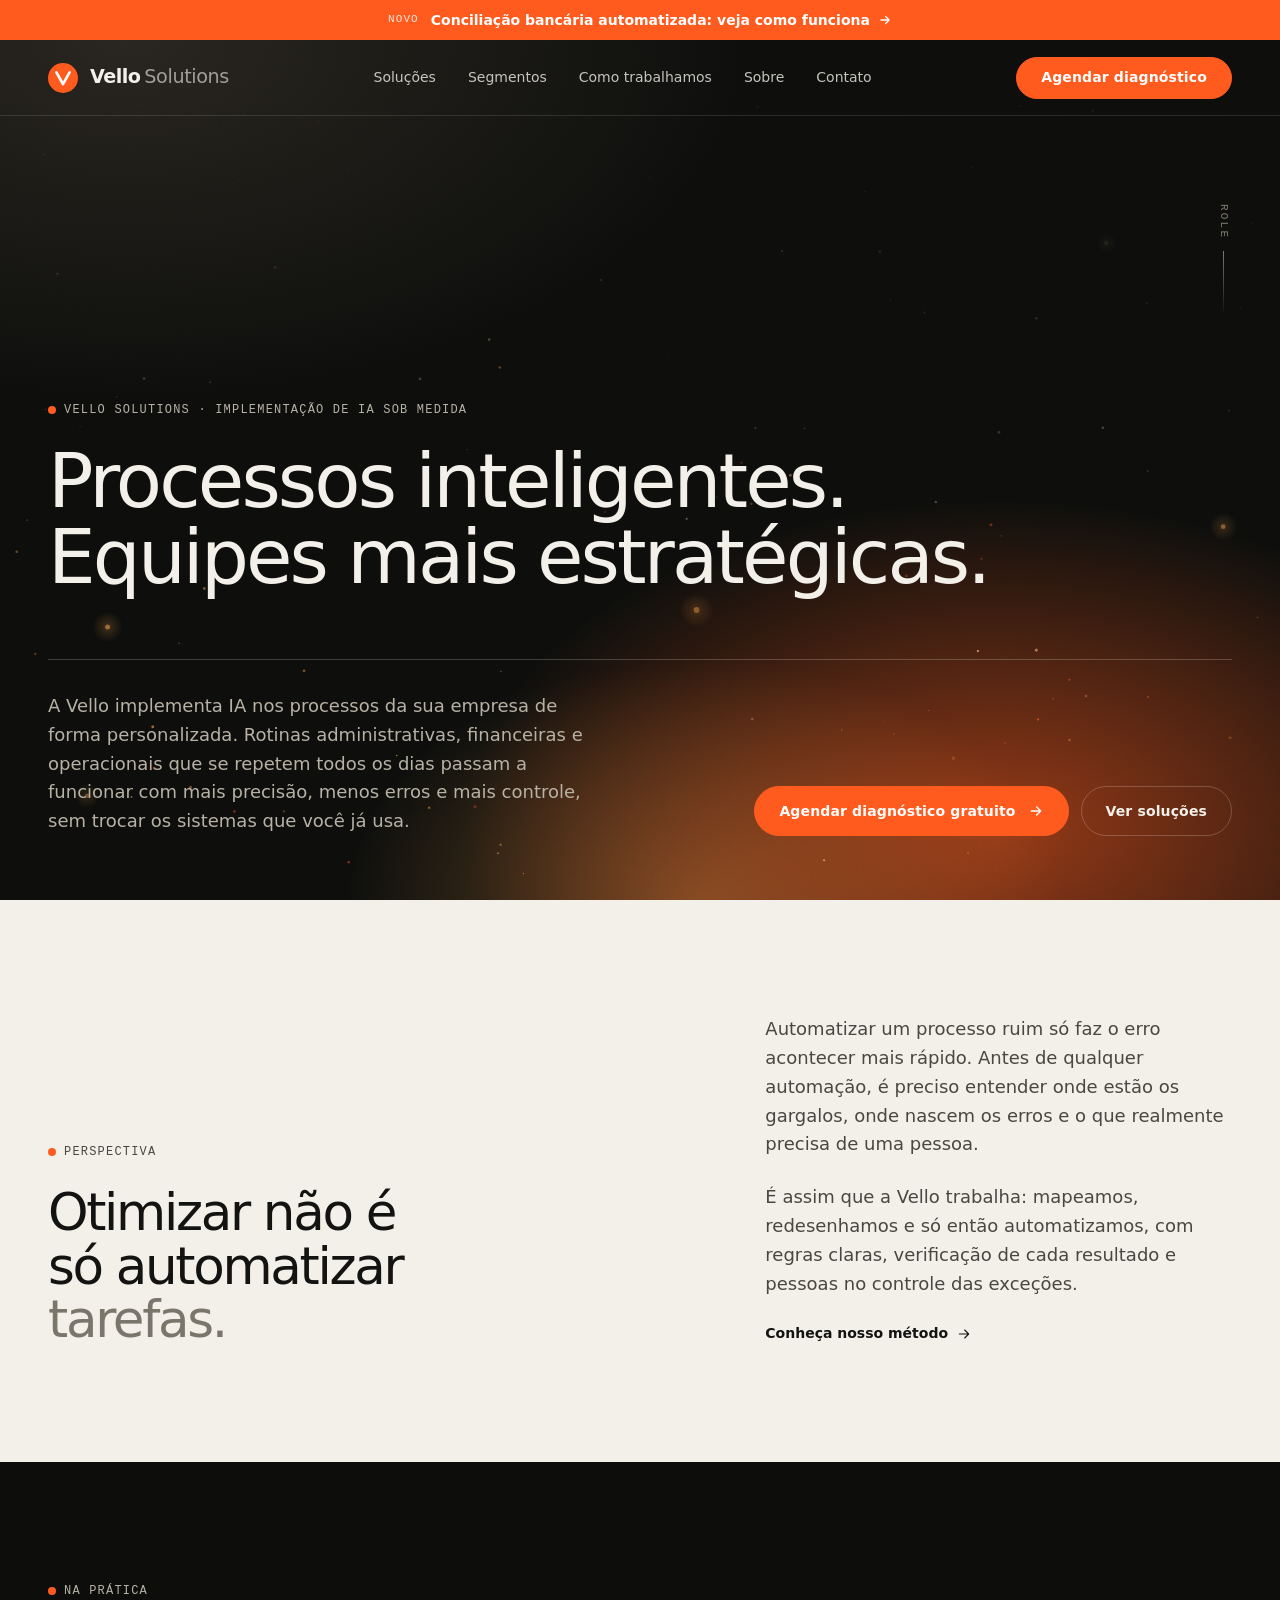
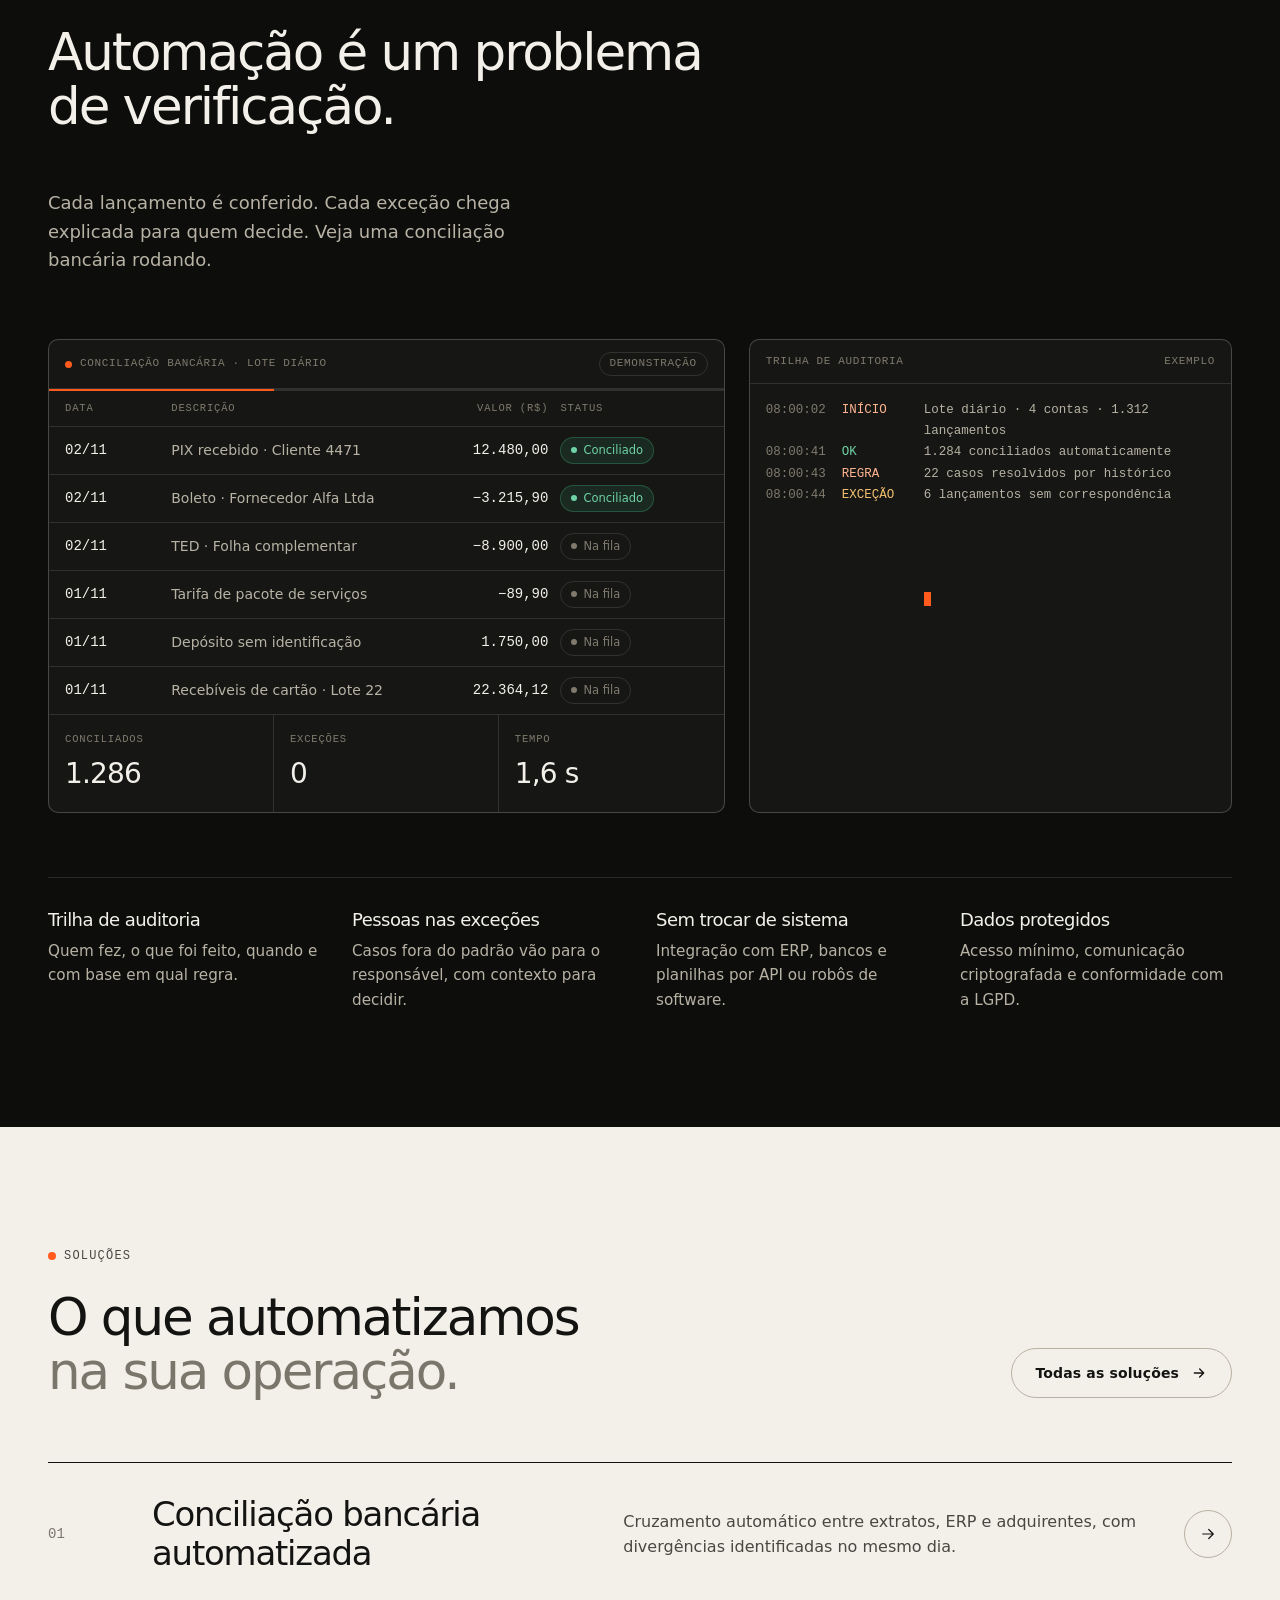
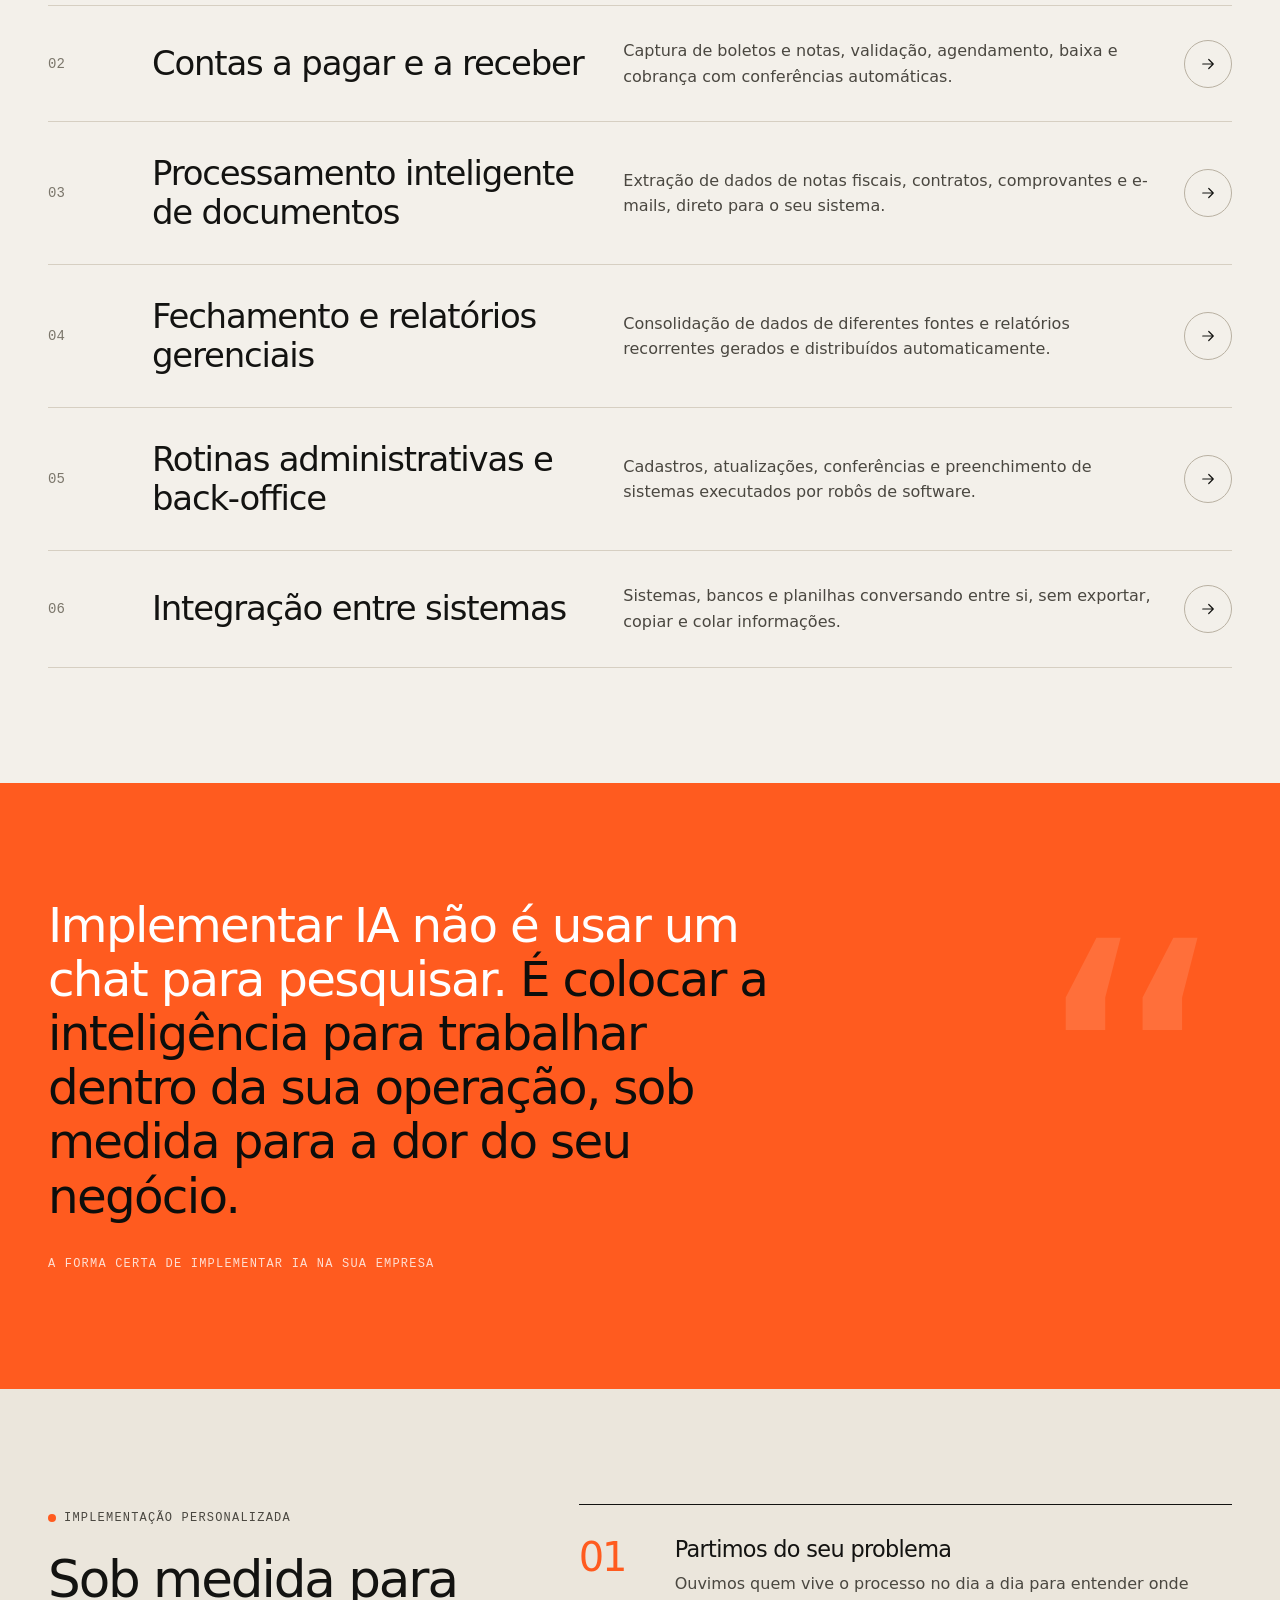
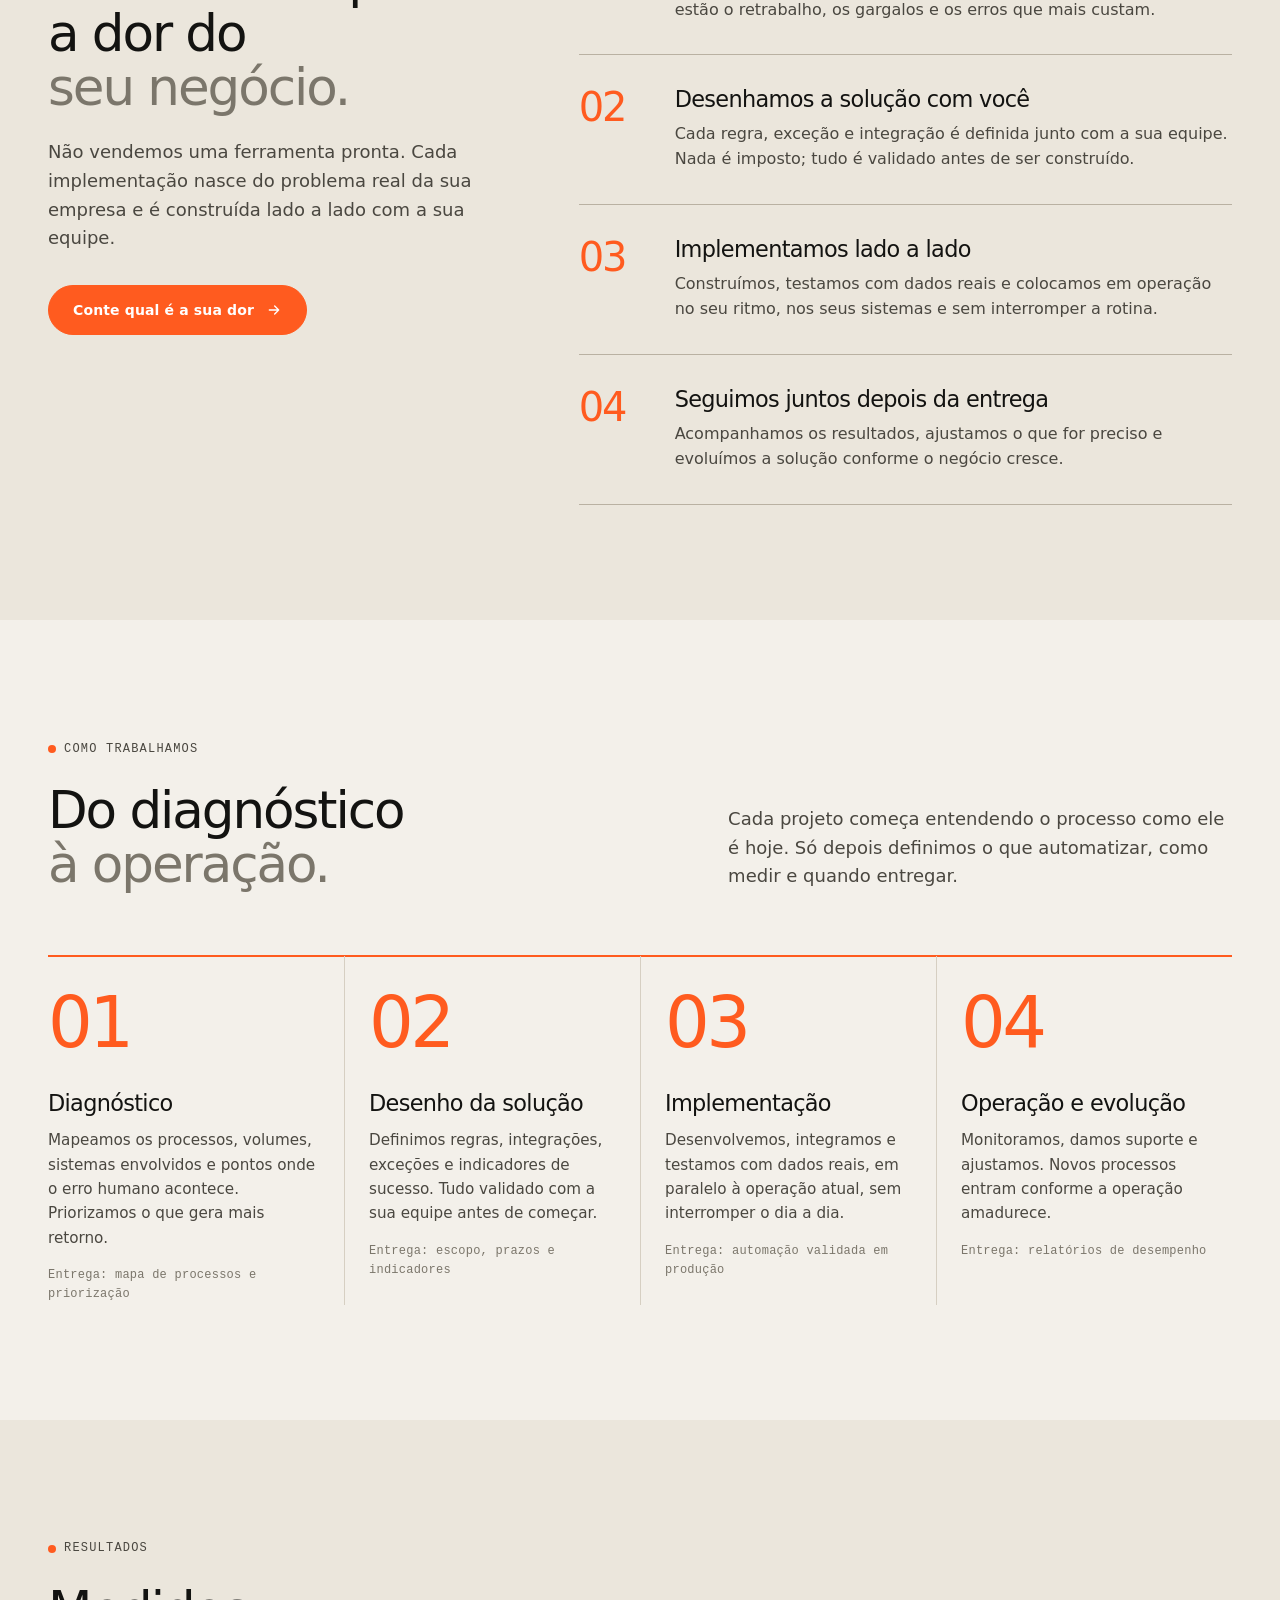
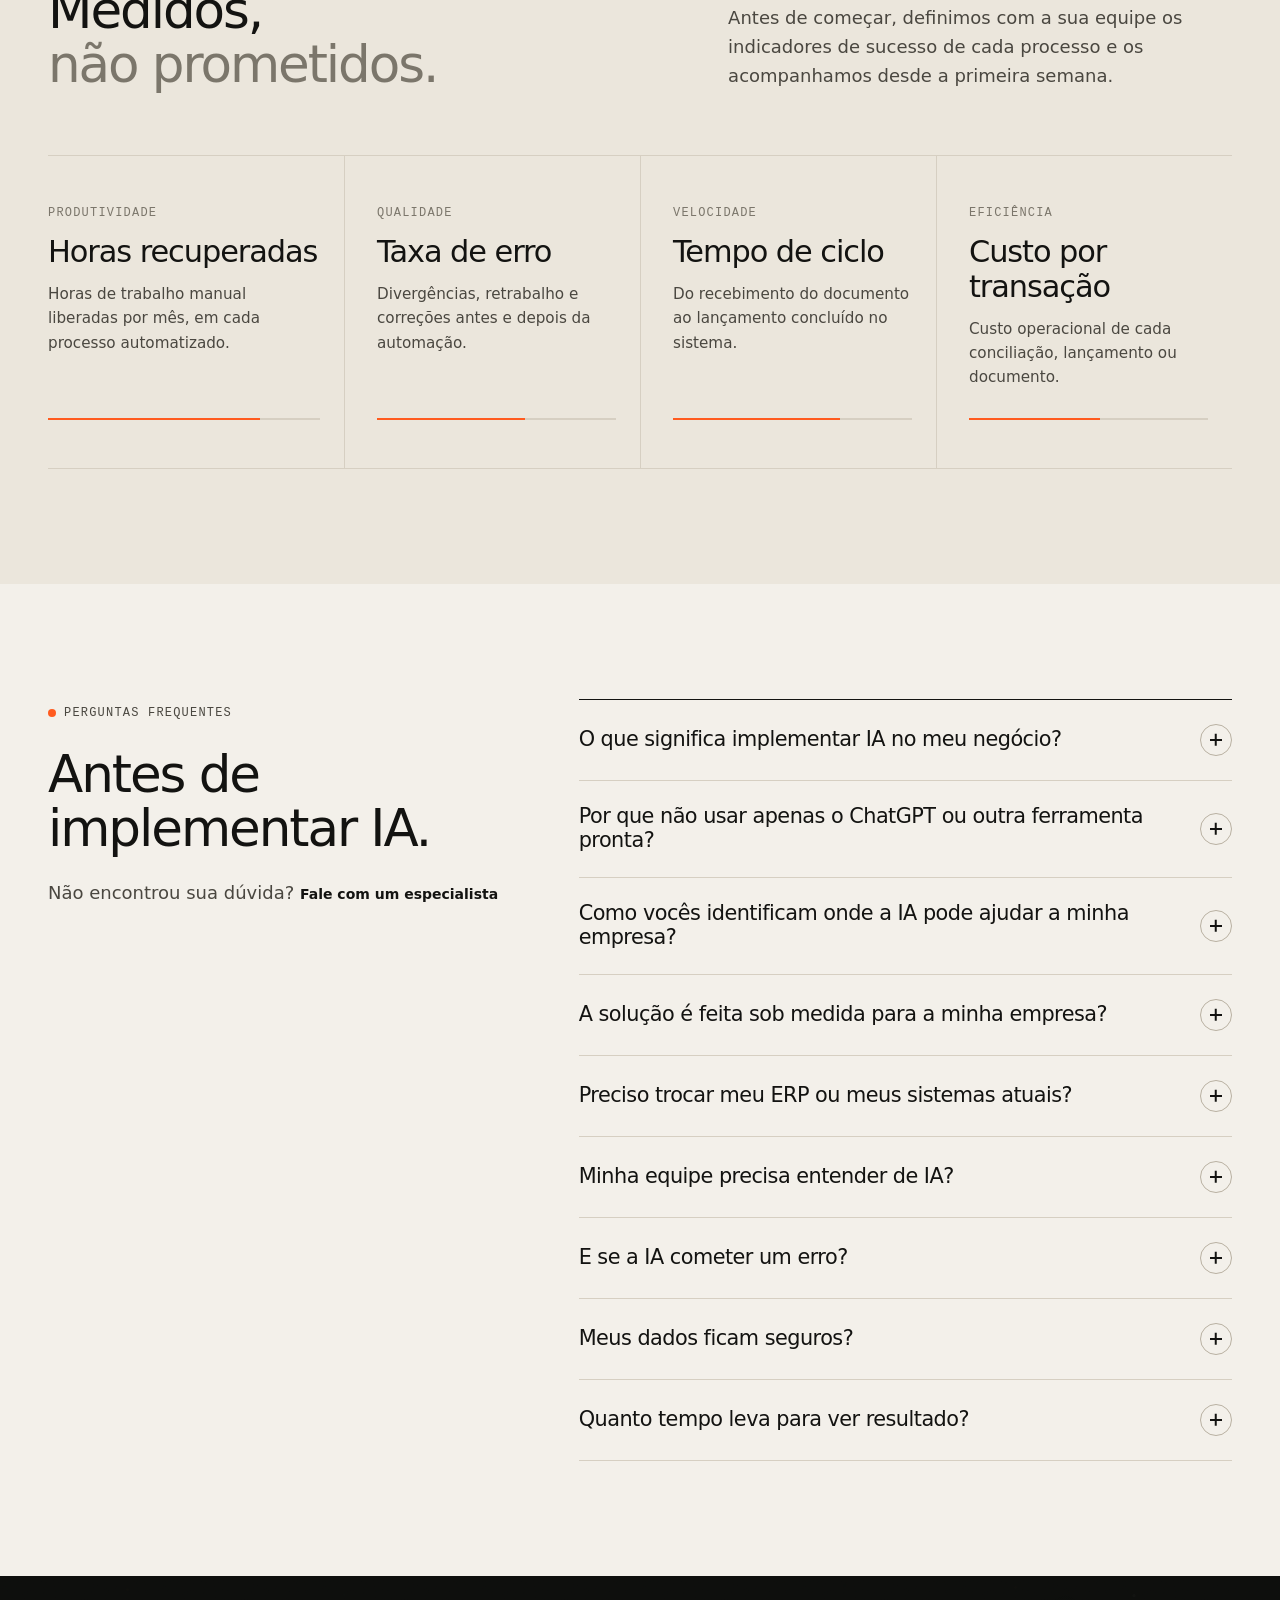
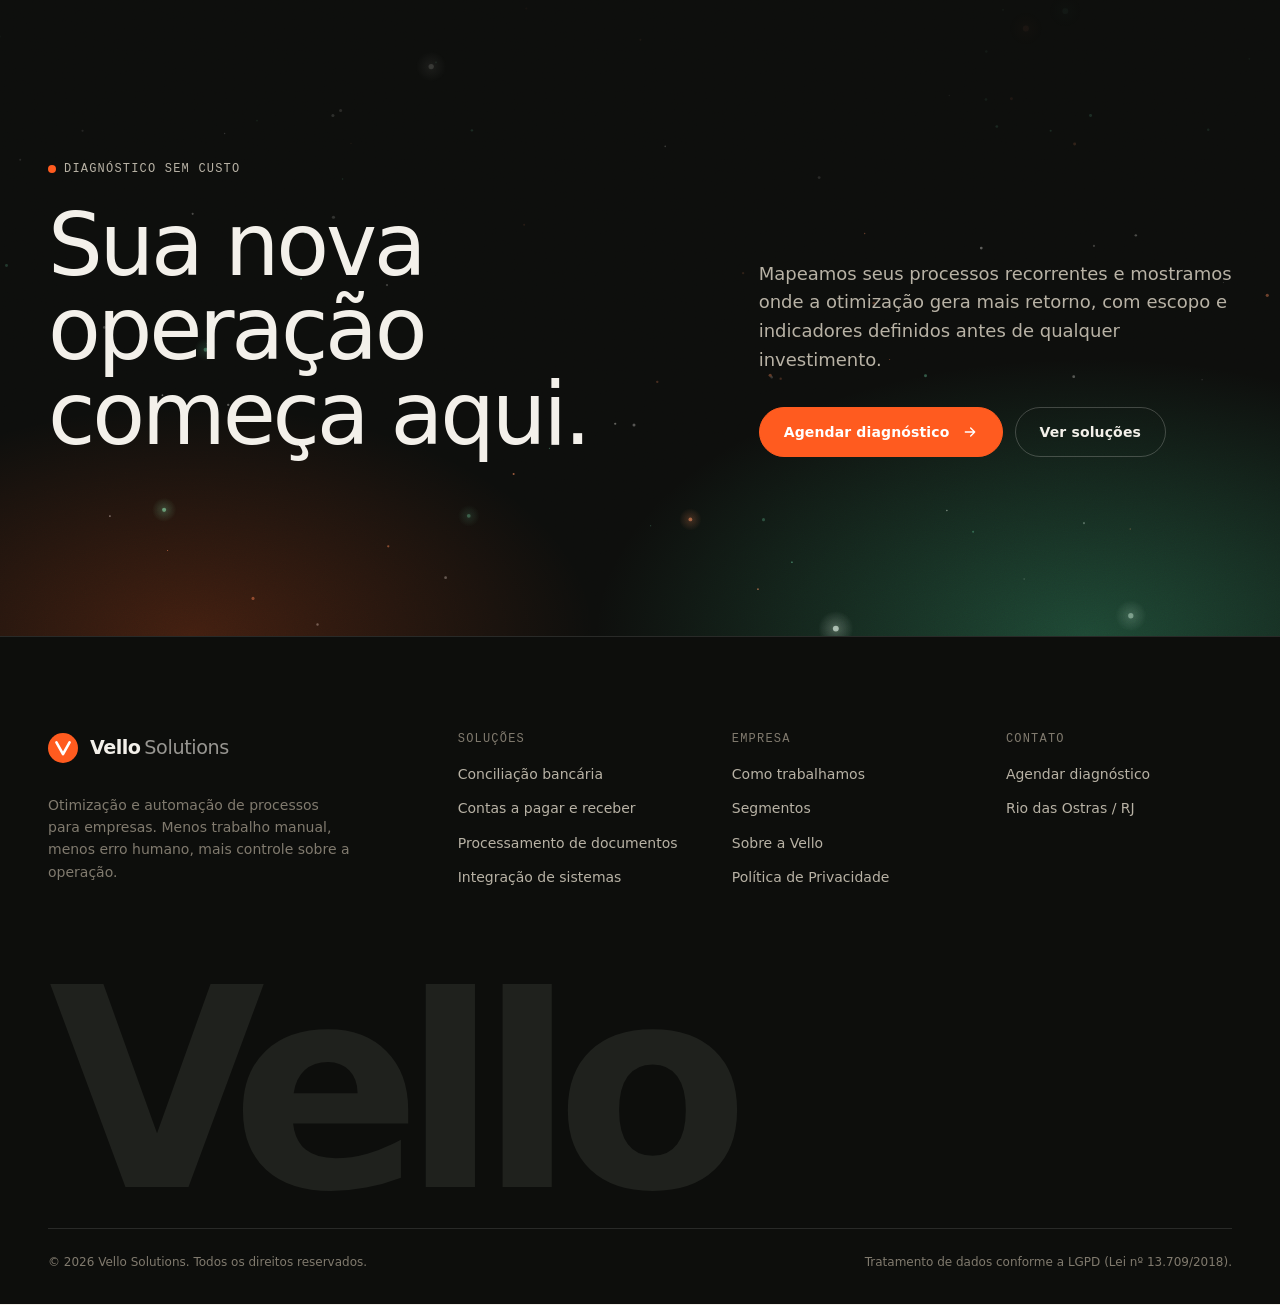
<file: index.html>
<!DOCTYPE html>
<html lang="pt-BR">
<head>
<meta charset="UTF-8">
<meta name="viewport" content="width=device-width, initial-scale=1">
<meta http-equiv="Content-Security-Policy" content="default-src 'self'; script-src 'self' 'unsafe-inline'; style-src 'self' 'unsafe-inline' https://fonts.googleapis.com; font-src 'self' https://fonts.gstatic.com; img-src 'self' data:; connect-src 'self' https:; form-action 'self' https:; base-uri 'self'">
<meta name="referrer" content="strict-origin-when-cross-origin">
<title>Vello Solutions | Otimização e automação de processos para empresas</title>
<meta name="description" content="Otimização e automação de processos para empresas: rotinas administrativas, financeiras e operacionais, conciliação bancária automatizada, contas a pagar e receber e documentos, com menos erro humano.">
<meta name="theme-color" content="#0d0e0c">
<link rel="canonical" href="https://vellosolutions.com.br/">
<link rel="icon" href="assets/vello-logo.svg" type="image/svg+xml">
<meta property="og:site_name" content="Vello Solutions">
<meta property="og:locale" content="pt_BR">
<meta property="og:type" content="website">
<meta property="og:title" content="Vello Solutions | Otimização e automação de processos para empresas">
<meta property="og:description" content="Otimização e automação de processos para empresas: rotinas administrativas, financeiras e operacionais, conciliação bancária automatizada, contas a pagar e receber e documentos, com menos erro humano.">
<meta property="og:url" content="https://vellosolutions.com.br/">
<meta name="twitter:card" content="summary">
<link rel="preconnect" href="https://fonts.googleapis.com">
<link rel="preconnect" href="https://fonts.gstatic.com" crossorigin>
<link rel="stylesheet" href="https://fonts.googleapis.com/css2?family=Inter+Tight:wght@400;500;600;800&family=Inter:wght@400;500;600;800&family=JetBrains+Mono:wght@400;500&display=swap">
<link rel="stylesheet" href="css/styles.css">
<script>document.documentElement.classList.add("js")</script>
<script type="application/ld+json">{"@context": "https://schema.org", "@type": "ProfessionalService", "name": "Vello Solutions", "url": "https://vellosolutions.com.br/", "logo": "https://vellosolutions.com.br/assets/vello-logo.svg", "description": "Otimização e automação de processos empresariais: rotinas administrativas, financeiras e operacionais recorrentes, conciliação bancária, contas a pagar e receber e processamento de documentos, com menos erro humano.", "areaServed": {"@type": "Country", "name": "Brasil"}, "address": {"@type": "PostalAddress", "addressLocality": "Rio das Ostras", "addressRegion": "RJ", "addressCountry": "BR"}, "knowsAbout": ["Otimização de processos", "Automação de processos empresariais", "Conciliação bancária automatizada", "Automação financeira", "Contas a pagar e a receber", "RPA", "Processamento inteligente de documentos", "Integração de sistemas"]}</script>
<script type="application/ld+json">{"@context": "https://schema.org", "@type": "FAQPage", "mainEntity": [{"@type": "Question", "name": "O que significa implementar IA no meu negócio?", "acceptedAnswer": {"@type": "Answer", "text": "É colocar a inteligência artificial para trabalhar dentro dos processos da sua empresa, e não apenas usá-la como ferramenta de pesquisa. Identificamos as tarefas que mais consomem tempo ou geram erros e construímos soluções que executam, conferem e organizam esse trabalho no dia a dia da operação."}}, {"@type": "Question", "name": "Por que não usar apenas o ChatGPT ou outra ferramenta pronta?", "acceptedAnswer": {"@type": "Answer", "text": "Ferramentas prontas são genéricas: não conhecem seus processos, seus sistemas nem as regras do seu negócio. Uma implementação personalizada conecta a IA aos seus dados e fluxos de trabalho, com controles e revisão humana, para gerar resultado consistente em vez de respostas avulsas."}}, {"@type": "Question", "name": "Como vocês identificam onde a IA pode ajudar a minha empresa?", "acceptedAnswer": {"@type": "Answer", "text": "Pelo diagnóstico. Conversamos com quem executa os processos, entendemos volumes, sistemas e pontos de erro, e priorizamos as oportunidades com maior retorno. Você recebe um mapa claro do que faz sentido implementar primeiro, e do que não faz."}}, {"@type": "Question", "name": "A solução é feita sob medida para a minha empresa?", "acceptedAnswer": {"@type": "Answer", "text": "Sempre. Partimos da dor do seu negócio, não de um produto pronto. Trabalhamos lado a lado com a sua equipe em todas as etapas, do diagnóstico ao acompanhamento depois da entrega, para que a solução se encaixe na sua rotina e resolva o problema certo."}}, {"@type": "Question", "name": "Preciso trocar meu ERP ou meus sistemas atuais?", "acceptedAnswer": {"@type": "Answer", "text": "Não. A implementação se conecta aos sistemas que sua empresa já utiliza, por API quando existe e por robôs de software quando não existe. O objetivo é melhorar a forma como sua equipe trabalha, não criar um novo sistema para ela aprender."}}, {"@type": "Question", "name": "Minha equipe precisa entender de IA?", "acceptedAnswer": {"@type": "Answer", "text": "Não. Desenhamos as soluções para se encaixarem na rotina que sua equipe já conhece e acompanhamos a adoção de perto. As pessoas continuam no controle das decisões; a IA assume o trabalho repetitivo e de conferência."}}, {"@type": "Question", "name": "E se a IA cometer um erro?", "acceptedAnswer": {"@type": "Answer", "text": "Toda implementação tem regras de verificação. Quando um caso foge do padrão ou não há certeza suficiente, ele é encaminhado para uma pessoa da sua equipe com o contexto necessário para decidir. Cada ação fica registrada e pode ser auditada."}}, {"@type": "Question", "name": "Meus dados ficam seguros?", "acceptedAnswer": {"@type": "Answer", "text": "Sim. Trabalhamos com acesso mínimo necessário, comunicação criptografada, registro de todas as operações e tratamento de dados conforme a LGPD. As regras de acesso são definidas junto com a sua empresa no início do projeto."}}, {"@type": "Question", "name": "Quanto tempo leva para ver resultado?", "acceptedAnswer": {"@type": "Answer", "text": "Depende da complexidade do processo e das integrações envolvidas. Processos bem definidos costumam entrar em operação em poucas semanas. O prazo, o escopo e os indicadores de sucesso são apresentados ao final do diagnóstico, antes de qualquer contratação."}}]}</script>
</head><body>
<a class="skip-link" href="#main">Pular para o conteúdo</a>
<div class="utility-bar">
  <div class="container">
    <span class="mono">Novo</span>
    <a href="solucoes.html#conciliacao-bancaria">Conciliação bancária automatizada: veja como funciona <svg width="14" height="14" viewBox="0 0 24 24" fill="none" stroke="currentColor" stroke-width="2.2" stroke-linecap="round" stroke-linejoin="round" aria-hidden="true"><path d="M5 12h14M13 6l6 6-6 6"/></svg></a>
  </div>
</div>
<header class="site-header">
  <div class="container nav">
    <a class="brand" href="index.html" aria-label="Vello Solutions, página inicial">
      <svg class="brand-mark" viewBox="0 0 32 32" aria-hidden="true"><rect width="32" height="32" rx="16" fill="#ff5b1f"/><path d="M9 10l7 12.5L23 10" fill="none" stroke="#fff" stroke-width="2.8" stroke-linecap="round" stroke-linejoin="round"/></svg>
      <span class="brand-name">Vello<small>Solutions</small></span>
    </a>
    <nav aria-label="Navegação principal">
      <div class="nav-links" id="nav-links">
        <a href="solucoes.html">Soluções</a>
        <a href="segmentos.html">Segmentos</a>
        <a href="plataforma.html">Como trabalhamos</a>
        <a href="sobre.html">Sobre</a>
        <a href="contato.html">Contato</a>
        <a class="btn btn-primary nav-links-cta" href="contato.html">Agendar diagnóstico</a>
      </div>
    </nav>
    <div class="nav-actions">
      <a class="btn btn-primary nav-cta" href="contato.html">Agendar diagnóstico</a>
      <button class="nav-toggle" type="button" aria-expanded="false" aria-controls="nav-links" aria-label="Abrir menu"><span></span></button>
    </div>
  </div>
</header>

<main id="main">

<section class="hero grain" aria-labelledby="hero-title">
  <canvas class="atmos" data-mode="fire" aria-hidden="true"></canvas><div class="atmos-glow" aria-hidden="true"></div>
  <span class="hero-scroll" aria-hidden="true">Role</span>
  <div class="container">
    <p class="eyebrow" data-hero style="--i:0">Vello Solutions · Implementação de IA sob medida</p>
    <h1 class="display" id="hero-title">
      <span class="line"><span style="--i:1">Processos inteligentes.</span></span>
      <span class="line"><span style="--i:2">Equipes mais estratégicas.</span></span>
    </h1>
    <div class="hero-bottom" data-hero style="--i:4">
      <p class="lead">A Vello implementa IA nos processos da sua empresa de forma personalizada. Rotinas administrativas, financeiras e operacionais que se repetem todos os dias passam a funcionar com mais precisão, menos erros e mais controle, sem trocar os sistemas que você já usa.</p>
      <div class="hero-ctas">
        <a class="btn btn-primary" href="contato.html">Agendar diagnóstico gratuito <svg class="btn-arrow" width="16" height="16" viewBox="0 0 24 24" fill="none" stroke="currentColor" stroke-width="2" stroke-linecap="round" stroke-linejoin="round" aria-hidden="true"><path d="M5 12h14M13 6l6 6-6 6"/></svg></a>
        <a class="btn btn-ghost-dark" href="solucoes.html">Ver soluções</a>
      </div>
    </div>
  </div>
</section>

<section class="section" aria-labelledby="persp-title">
  <div class="container perspective">
    <div>
      <p class="eyebrow" data-reveal>Perspectiva</p>
      <h2 id="persp-title" data-split><span class="line"><span style="--i:0">Otimizar não é</span></span><span class="line"><span style="--i:1">só automatizar</span></span><span class="line"><span style="--i:2" class="muted">tarefas.</span></span></h2>
    </div>
    <div class="perspective-body" data-reveal>
      <p>Automatizar um processo ruim só faz o erro acontecer mais rápido. Antes de qualquer automação, é preciso entender onde estão os gargalos, onde nascem os erros e o que realmente precisa de uma pessoa.</p>
      <p>É assim que a Vello trabalha: mapeamos, redesenhamos e só então automatizamos, com regras claras, verificação de cada resultado e pessoas no controle das exceções.</p>
      <a class="link-arrow" href="plataforma.html">Conheça nosso método <svg width="16" height="16" viewBox="0 0 24 24" fill="none" stroke="currentColor" stroke-width="1.6" stroke-linecap="round" stroke-linejoin="round" aria-hidden="true"><path d="M5 12h14M13 6l6 6-6 6"/></svg></a>
    </div>
  </div>
</section>

<section class="section section--dark" aria-labelledby="proof-title">
  <div class="container">
    <div class="section-head section-head--row">
      <div>
        <p class="eyebrow" data-reveal>Na prática</p>
        <h2 class="h2" id="proof-title" data-split><span class="line"><span style="--i:0">Automação é um problema</span></span><span class="line"><span style="--i:1">de verificação.</span></span></h2>
      </div>
      <p class="lead" data-reveal style="max-width:44ch">Cada lançamento é conferido. Cada exceção chega explicada para quem decide. Veja uma conciliação bancária rodando.</p>
    </div>
    <div class="proof">
      <div class="console" data-console data-reveal="scale" role="img" aria-label="Demonstração de uma conciliação bancária automatizada: lançamentos sendo conciliados e uma exceção enviada para revisão humana.">
        <div class="console-bar">
          <span class="console-title"><span class="console-dot"></span>Conciliação bancária · lote diário</span>
          <span class="console-chip">Demonstração</span>
        </div>
        <div class="console-progress"><i></i></div>
        <div role="table" aria-hidden="true">
          <div class="console-head" role="row"><span>Data</span><span>Descrição</span><span>Valor (R$)</span><span>Status</span></div>
          <div class="console-row" role="row" data-result="ok"><span role="cell" class="mono">02/11</span><span role="cell" class="desc">PIX recebido · Cliente 4471</span><span role="cell" class="num">12.480,00</span><span role="cell"><span class="status status--pending">Na fila</span></span></div>
          <div class="console-row" role="row" data-result="ok"><span role="cell" class="mono">02/11</span><span role="cell" class="desc">Boleto · Fornecedor Alfa Ltda</span><span role="cell" class="num">−3.215,90</span><span role="cell"><span class="status status--pending">Na fila</span></span></div>
          <div class="console-row" role="row" data-result="ok"><span role="cell" class="mono">02/11</span><span role="cell" class="desc">TED · Folha complementar</span><span role="cell" class="num">−8.900,00</span><span role="cell"><span class="status status--pending">Na fila</span></span></div>
          <div class="console-row" role="row" data-result="ok"><span role="cell" class="mono">01/11</span><span role="cell" class="desc">Tarifa de pacote de serviços</span><span role="cell" class="num">−89,90</span><span role="cell"><span class="status status--pending">Na fila</span></span></div>
          <div class="console-row" role="row" data-result="warn"><span role="cell" class="mono">01/11</span><span role="cell" class="desc">Depósito sem identificação</span><span role="cell" class="num">1.750,00</span><span role="cell"><span class="status status--pending">Na fila</span></span></div>
          <div class="console-row" role="row" data-result="ok"><span role="cell" class="mono">01/11</span><span role="cell" class="desc">Recebíveis de cartão · Lote 22</span><span role="cell" class="num">22.364,12</span><span role="cell"><span class="status status--pending">Na fila</span></span></div>
        </div>
        <dl class="console-foot" aria-hidden="true">
          <div class="console-stat"><dt>Conciliados</dt><dd data-stat="matched">1.284</dd></div>
          <div class="console-stat"><dt>Exceções</dt><dd data-stat="flagged">0</dd></div>
          <div class="console-stat"><dt>Tempo</dt><dd data-stat="time">0,0 s</dd></div>
        </dl>
      </div>
      <div class="audit" data-audit data-reveal="scale" role="img" aria-label="Exemplo de trilha de auditoria de uma conciliação automatizada">
        <div class="audit-bar"><span>Trilha de auditoria</span><span>Exemplo</span></div>
        <div class="audit-body" aria-hidden="true">
        <div class="audit-line"><time>08:00:02</time><span class="tag tag--info">INÍCIO</span><span>Lote diário · 4 contas · 1.312 lançamentos</span></div>
        <div class="audit-line"><time>08:00:41</time><span class="tag tag--ok">OK</span><span>1.284 conciliados automaticamente</span></div>
        <div class="audit-line"><time>08:00:43</time><span class="tag tag--info">REGRA</span><span>22 casos resolvidos por histórico</span></div>
        <div class="audit-line"><time>08:00:44</time><span class="tag tag--warn">EXCEÇÃO</span><span>6 lançamentos sem correspondência</span></div>
        <div class="audit-line"><time>08:00:44</time><span class="tag tag--human">HUMANO</span><span>Exceções enviadas ao Financeiro</span></div>
        <div class="audit-line"><time>09:12:10</time><span class="tag tag--human">DECISÃO</span><span>R$ 1.750,00 vinculado ao pedido 88213</span></div>
        <div class="audit-line"><time>09:12:11</time><span class="tag tag--ok">OK</span><span>Baixa registrada no ERP · trilha arquivada</span></div>
          <div class="audit-line is-in"><time></time><span></span><span><span class="audit-cursor"></span></span></div>
        </div>
      </div>
    </div>
    <div class="proof-notes" data-reveal-group>
      <div data-reveal><h3>Trilha de auditoria</h3><p>Quem fez, o que foi feito, quando e com base em qual regra.</p></div>
      <div data-reveal><h3>Pessoas nas exceções</h3><p>Casos fora do padrão vão para o responsável, com contexto para decidir.</p></div>
      <div data-reveal><h3>Sem trocar de sistema</h3><p>Integração com ERP, bancos e planilhas por API ou robôs de software.</p></div>
      <div data-reveal><h3>Dados protegidos</h3><p>Acesso mínimo, comunicação criptografada e conformidade com a LGPD.</p></div>
    </div>
  </div>
</section>

<section class="section" id="solucoes" aria-labelledby="sol-title">
  <div class="container">
    <div class="section-head section-head--row">
      <div>
        <p class="eyebrow" data-reveal>Soluções</p>
        <h2 class="h2" id="sol-title" data-split><span class="line"><span style="--i:0">O que automatizamos</span></span><span class="line"><span style="--i:1" class="muted">na sua operação.</span></span></h2>
      </div>
      <a class="btn btn-secondary" href="solucoes.html" data-reveal>Todas as soluções <svg class="btn-arrow" width="16" height="16" viewBox="0 0 24 24" fill="none" stroke="currentColor" stroke-width="2" stroke-linecap="round" stroke-linejoin="round" aria-hidden="true"><path d="M5 12h14M13 6l6 6-6 6"/></svg></a>
    </div>
    <div class="sol-list" data-reveal-group>
      <article class="sol-row" data-reveal>
        <span class="sol-num">01</span>
        <h3><a href="solucoes.html#conciliacao-bancaria">Conciliação bancária automatizada</a></h3>
        <p>Cruzamento automático entre extratos, ERP e adquirentes, com divergências identificadas no mesmo dia.</p>
        <span class="sol-go" aria-hidden="true"><svg width="18" height="18" viewBox="0 0 24 24" fill="none" stroke="currentColor" stroke-width="1.6" stroke-linecap="round" stroke-linejoin="round" aria-hidden="true"><path d="M5 12h14M13 6l6 6-6 6"/></svg></span>
      </article>
      <article class="sol-row" data-reveal>
        <span class="sol-num">02</span>
        <h3><a href="solucoes.html#contas-a-pagar-e-receber">Contas a pagar e a receber</a></h3>
        <p>Captura de boletos e notas, validação, agendamento, baixa e cobrança com conferências automáticas.</p>
        <span class="sol-go" aria-hidden="true"><svg width="18" height="18" viewBox="0 0 24 24" fill="none" stroke="currentColor" stroke-width="1.6" stroke-linecap="round" stroke-linejoin="round" aria-hidden="true"><path d="M5 12h14M13 6l6 6-6 6"/></svg></span>
      </article>
      <article class="sol-row" data-reveal>
        <span class="sol-num">03</span>
        <h3><a href="solucoes.html#documentos">Processamento inteligente de documentos</a></h3>
        <p>Extração de dados de notas fiscais, contratos, comprovantes e e-mails, direto para o seu sistema.</p>
        <span class="sol-go" aria-hidden="true"><svg width="18" height="18" viewBox="0 0 24 24" fill="none" stroke="currentColor" stroke-width="1.6" stroke-linecap="round" stroke-linejoin="round" aria-hidden="true"><path d="M5 12h14M13 6l6 6-6 6"/></svg></span>
      </article>
      <article class="sol-row" data-reveal>
        <span class="sol-num">04</span>
        <h3><a href="solucoes.html#fechamento-e-relatorios">Fechamento e relatórios gerenciais</a></h3>
        <p>Consolidação de dados de diferentes fontes e relatórios recorrentes gerados e distribuídos automaticamente.</p>
        <span class="sol-go" aria-hidden="true"><svg width="18" height="18" viewBox="0 0 24 24" fill="none" stroke="currentColor" stroke-width="1.6" stroke-linecap="round" stroke-linejoin="round" aria-hidden="true"><path d="M5 12h14M13 6l6 6-6 6"/></svg></span>
      </article>
      <article class="sol-row" data-reveal>
        <span class="sol-num">05</span>
        <h3><a href="solucoes.html#rotinas-administrativas">Rotinas administrativas e back-office</a></h3>
        <p>Cadastros, atualizações, conferências e preenchimento de sistemas executados por robôs de software.</p>
        <span class="sol-go" aria-hidden="true"><svg width="18" height="18" viewBox="0 0 24 24" fill="none" stroke="currentColor" stroke-width="1.6" stroke-linecap="round" stroke-linejoin="round" aria-hidden="true"><path d="M5 12h14M13 6l6 6-6 6"/></svg></span>
      </article>
      <article class="sol-row" data-reveal>
        <span class="sol-num">06</span>
        <h3><a href="solucoes.html#integracao-de-sistemas">Integração entre sistemas</a></h3>
        <p>Sistemas, bancos e planilhas conversando entre si, sem exportar, copiar e colar informações.</p>
        <span class="sol-go" aria-hidden="true"><svg width="18" height="18" viewBox="0 0 24 24" fill="none" stroke="currentColor" stroke-width="1.6" stroke-linecap="round" stroke-linejoin="round" aria-hidden="true"><path d="M5 12h14M13 6l6 6-6 6"/></svg></span>
      </article>
    </div>
  </div>
</section>

<section class="quote-band" aria-label="Como implementamos IA">
  <span class="quote-mark" aria-hidden="true">&ldquo;</span>
  <div class="container">
    <figure data-reveal>
      <blockquote>Implementar IA não é usar um chat para pesquisar. <span class="dim">É colocar a inteligência para trabalhar dentro da sua operação, sob medida para a dor do seu negócio.</span></blockquote>
      <figcaption>A forma certa de implementar IA na sua empresa</figcaption>
    </figure>
  </div>
</section>

<section class="section section--alt" id="sob-medida" aria-labelledby="custom-title">
  <div class="container">
    <div class="split">
      <div>
        <p class="eyebrow" data-reveal>Implementação personalizada</p>
        <h2 class="h2" id="custom-title" data-split><span class="line"><span style="--i:0">Sob medida para</span></span><span class="line"><span style="--i:1">a dor do</span></span><span class="line"><span style="--i:2" class="muted">seu negócio.</span></span></h2>
        <p class="lead mt-5" data-reveal>Não vendemos uma ferramenta pronta. Cada implementação nasce do problema real da sua empresa e é construída lado a lado com a sua equipe.</p>
        <a class="btn btn-primary mt-6" href="contato.html" data-reveal>Conte qual é a sua dor <svg class="btn-arrow" width="16" height="16" viewBox="0 0 24 24" fill="none" stroke="currentColor" stroke-width="2" stroke-linecap="round" stroke-linejoin="round" aria-hidden="true"><path d="M5 12h14M13 6l6 6-6 6"/></svg></a>
      </div>
      <ol class="custom-list" data-reveal-group>
        <li data-reveal><span class="custom-num">01</span><div><h3>Partimos do seu problema</h3><p>Ouvimos quem vive o processo no dia a dia para entender onde estão o retrabalho, os gargalos e os erros que mais custam.</p></div></li>
        <li data-reveal><span class="custom-num">02</span><div><h3>Desenhamos a solução com você</h3><p>Cada regra, exceção e integração é definida junto com a sua equipe. Nada é imposto; tudo é validado antes de ser construído.</p></div></li>
        <li data-reveal><span class="custom-num">03</span><div><h3>Implementamos lado a lado</h3><p>Construímos, testamos com dados reais e colocamos em operação no seu ritmo, nos seus sistemas e sem interromper a rotina.</p></div></li>
        <li data-reveal><span class="custom-num">04</span><div><h3>Seguimos juntos depois da entrega</h3><p>Acompanhamos os resultados, ajustamos o que for preciso e evoluímos a solução conforme o negócio cresce.</p></div></li>
      </ol>
    </div>
  </div>
</section>

<section class="section" aria-labelledby="metodo-title">
  <div class="container">
    <div class="section-head section-head--row">
      <div>
        <p class="eyebrow" data-reveal>Como trabalhamos</p>
        <h2 class="h2" id="metodo-title" data-split><span class="line"><span style="--i:0">Do diagnóstico</span></span><span class="line"><span style="--i:1" class="muted">à operação.</span></span></h2>
      </div>
      <p class="lead" data-reveal style="max-width:44ch">Cada projeto começa entendendo o processo como ele é hoje. Só depois definimos o que automatizar, como medir e quando entregar.</p>
    </div>
    <ol class="steps" data-observe>
      <li class="steps-track" aria-hidden="true"><i></i></li>
      <li class="step"><span class="step-node">01</span><h3>Diagnóstico</h3><p>Mapeamos os processos, volumes, sistemas envolvidos e pontos onde o erro humano acontece. Priorizamos o que gera mais retorno.</p><span class="step-time">Entrega: mapa de processos e priorização</span></li>
      <li class="step"><span class="step-node">02</span><h3>Desenho da solução</h3><p>Definimos regras, integrações, exceções e indicadores de sucesso. Tudo validado com a sua equipe antes de começar.</p><span class="step-time">Entrega: escopo, prazos e indicadores</span></li>
      <li class="step"><span class="step-node">03</span><h3>Implementação</h3><p>Desenvolvemos, integramos e testamos com dados reais, em paralelo à operação atual, sem interromper o dia a dia.</p><span class="step-time">Entrega: automação validada em produção</span></li>
      <li class="step"><span class="step-node">04</span><h3>Operação e evolução</h3><p>Monitoramos, damos suporte e ajustamos. Novos processos entram conforme a operação amadurece.</p><span class="step-time">Entrega: relatórios de desempenho</span></li>
    </ol>
  </div>
</section>

<section class="section section--alt" id="resultados" aria-labelledby="res-title">
  <div class="container">
    <div class="section-head section-head--row">
      <div>
        <p class="eyebrow" data-reveal>Resultados</p>
        <h2 class="h2" id="res-title" data-split><span class="line"><span style="--i:0">Medidos,</span></span><span class="line"><span style="--i:1" class="muted">não prometidos.</span></span></h2>
      </div>
      <p class="lead" data-reveal style="max-width:44ch">Antes de começar, definimos com a sua equipe os indicadores de sucesso de cada processo e os acompanhamos desde a primeira semana.</p>
    </div>
    <div class="grid grid-4 grid--ruled" data-reveal-group data-observe>
      <div class="kpi" data-reveal><span class="kpi-label">Produtividade</span><h3 class="kpi-title">Horas recuperadas</h3><p>Horas de trabalho manual liberadas por mês, em cada processo automatizado.</p><div class="kpi-bar" aria-hidden="true"><i style="--to:78%"></i></div></div>
      <div class="kpi" data-reveal><span class="kpi-label">Qualidade</span><h3 class="kpi-title">Taxa de erro</h3><p>Divergências, retrabalho e correções antes e depois da automação.</p><div class="kpi-bar" aria-hidden="true"><i style="--to:62%"></i></div></div>
      <div class="kpi" data-reveal><span class="kpi-label">Velocidade</span><h3 class="kpi-title">Tempo de ciclo</h3><p>Do recebimento do documento ao lançamento concluído no sistema.</p><div class="kpi-bar" aria-hidden="true"><i style="--to:70%"></i></div></div>
      <div class="kpi" data-reveal><span class="kpi-label">Eficiência</span><h3 class="kpi-title">Custo por transação</h3><p>Custo operacional de cada conciliação, lançamento ou documento.</p><div class="kpi-bar" aria-hidden="true"><i style="--to:55%"></i></div></div>
    </div>
  </div>
</section>

<section class="section" aria-labelledby="faq-title">
  <div class="container split">
    <div>
      <p class="eyebrow" data-reveal>Perguntas frequentes</p>
      <h2 class="h2" id="faq-title" data-split><span class="line"><span style="--i:0">Antes de</span></span><span class="line"><span style="--i:1">implementar IA.</span></span></h2>
      <p class="lead mt-5" data-reveal>Não encontrou sua dúvida? <a class="link-arrow" href="contato.html">Fale com um especialista</a></p>
    </div>
    <div class="faq" data-reveal>
      <div class="faq-item">
        <h3><button class="faq-q" type="button" aria-expanded="false" aria-controls="faq-0">O que significa implementar IA no meu negócio?<span class="faq-icon" aria-hidden="true"></span></button></h3>
        <div class="faq-a" id="faq-0" role="region"><div><p>É colocar a inteligência artificial para trabalhar dentro dos processos da sua empresa, e não apenas usá-la como ferramenta de pesquisa. Identificamos as tarefas que mais consomem tempo ou geram erros e construímos soluções que executam, conferem e organizam esse trabalho no dia a dia da operação.</p></div></div>
      </div>
      <div class="faq-item">
        <h3><button class="faq-q" type="button" aria-expanded="false" aria-controls="faq-1">Por que não usar apenas o ChatGPT ou outra ferramenta pronta?<span class="faq-icon" aria-hidden="true"></span></button></h3>
        <div class="faq-a" id="faq-1" role="region"><div><p>Ferramentas prontas são genéricas: não conhecem seus processos, seus sistemas nem as regras do seu negócio. Uma implementação personalizada conecta a IA aos seus dados e fluxos de trabalho, com controles e revisão humana, para gerar resultado consistente em vez de respostas avulsas.</p></div></div>
      </div>
      <div class="faq-item">
        <h3><button class="faq-q" type="button" aria-expanded="false" aria-controls="faq-2">Como vocês identificam onde a IA pode ajudar a minha empresa?<span class="faq-icon" aria-hidden="true"></span></button></h3>
        <div class="faq-a" id="faq-2" role="region"><div><p>Pelo diagnóstico. Conversamos com quem executa os processos, entendemos volumes, sistemas e pontos de erro, e priorizamos as oportunidades com maior retorno. Você recebe um mapa claro do que faz sentido implementar primeiro, e do que não faz.</p></div></div>
      </div>
      <div class="faq-item">
        <h3><button class="faq-q" type="button" aria-expanded="false" aria-controls="faq-3">A solução é feita sob medida para a minha empresa?<span class="faq-icon" aria-hidden="true"></span></button></h3>
        <div class="faq-a" id="faq-3" role="region"><div><p>Sempre. Partimos da dor do seu negócio, não de um produto pronto. Trabalhamos lado a lado com a sua equipe em todas as etapas, do diagnóstico ao acompanhamento depois da entrega, para que a solução se encaixe na sua rotina e resolva o problema certo.</p></div></div>
      </div>
      <div class="faq-item">
        <h3><button class="faq-q" type="button" aria-expanded="false" aria-controls="faq-4">Preciso trocar meu ERP ou meus sistemas atuais?<span class="faq-icon" aria-hidden="true"></span></button></h3>
        <div class="faq-a" id="faq-4" role="region"><div><p>Não. A implementação se conecta aos sistemas que sua empresa já utiliza, por API quando existe e por robôs de software quando não existe. O objetivo é melhorar a forma como sua equipe trabalha, não criar um novo sistema para ela aprender.</p></div></div>
      </div>
      <div class="faq-item">
        <h3><button class="faq-q" type="button" aria-expanded="false" aria-controls="faq-5">Minha equipe precisa entender de IA?<span class="faq-icon" aria-hidden="true"></span></button></h3>
        <div class="faq-a" id="faq-5" role="region"><div><p>Não. Desenhamos as soluções para se encaixarem na rotina que sua equipe já conhece e acompanhamos a adoção de perto. As pessoas continuam no controle das decisões; a IA assume o trabalho repetitivo e de conferência.</p></div></div>
      </div>
      <div class="faq-item">
        <h3><button class="faq-q" type="button" aria-expanded="false" aria-controls="faq-6">E se a IA cometer um erro?<span class="faq-icon" aria-hidden="true"></span></button></h3>
        <div class="faq-a" id="faq-6" role="region"><div><p>Toda implementação tem regras de verificação. Quando um caso foge do padrão ou não há certeza suficiente, ele é encaminhado para uma pessoa da sua equipe com o contexto necessário para decidir. Cada ação fica registrada e pode ser auditada.</p></div></div>
      </div>
      <div class="faq-item">
        <h3><button class="faq-q" type="button" aria-expanded="false" aria-controls="faq-7">Meus dados ficam seguros?<span class="faq-icon" aria-hidden="true"></span></button></h3>
        <div class="faq-a" id="faq-7" role="region"><div><p>Sim. Trabalhamos com acesso mínimo necessário, comunicação criptografada, registro de todas as operações e tratamento de dados conforme a LGPD. As regras de acesso são definidas junto com a sua empresa no início do projeto.</p></div></div>
      </div>
      <div class="faq-item">
        <h3><button class="faq-q" type="button" aria-expanded="false" aria-controls="faq-8">Quanto tempo leva para ver resultado?<span class="faq-icon" aria-hidden="true"></span></button></h3>
        <div class="faq-a" id="faq-8" role="region"><div><p>Depende da complexidade do processo e das integrações envolvidas. Processos bem definidos costumam entrar em operação em poucas semanas. O prazo, o escopo e os indicadores de sucesso são apresentados ao final do diagnóstico, antes de qualquer contratação.</p></div></div>
      </div>
    </div>
  </div>
</section>

<section class="cta-band grain" aria-labelledby="cta-title">
  <canvas class="atmos" data-mode="forest" aria-hidden="true"></canvas>
  <div class="atmos-glow atmos-glow--forest" aria-hidden="true"></div>
  <div class="container cta-inner">
    <div>
      <p class="eyebrow" data-reveal>Diagnóstico sem custo</p>
      <h2 id="cta-title" data-split><span class="line"><span style="--i:0">Sua nova operação</span></span><span class="line"><span style="--i:1">começa aqui.</span></span></h2>
    </div>
    <div data-reveal>
      <p class="lead">Mapeamos seus processos recorrentes e mostramos onde a otimização gera mais retorno, com escopo e indicadores definidos antes de qualquer investimento.</p>
      <div class="cta-actions">
      <a class="btn btn-primary" href="contato.html">Agendar diagnóstico <svg class="btn-arrow" width="16" height="16" viewBox="0 0 24 24" fill="none" stroke="currentColor" stroke-width="2" stroke-linecap="round" stroke-linejoin="round" aria-hidden="true"><path d="M5 12h14M13 6l6 6-6 6"/></svg></a>
        <a class="btn btn-ghost-dark" href="solucoes.html">Ver soluções</a>
      </div>
    </div>
  </div>
</section>

</main>
<footer class="site-footer">
  <div class="container">
    <div class="footer-grid">
      <div>
        <a class="brand footer-brand" href="index.html"><svg class="brand-mark" viewBox="0 0 32 32" aria-hidden="true"><rect width="32" height="32" rx="16" fill="#ff5b1f"/><path d="M9 10l7 12.5L23 10" fill="none" stroke="#fff" stroke-width="2.8" stroke-linecap="round" stroke-linejoin="round"/></svg><span class="brand-name">Vello<small>Solutions</small></span></a>
        <p class="footer-about">Otimização e automação de processos para empresas. Menos trabalho manual, menos erro humano, mais controle sobre a operação.</p>
      </div>
      <div class="footer-col">
        <h2>Soluções</h2>
        <ul>
          <li><a href="solucoes.html#conciliacao-bancaria">Conciliação bancária</a></li>
          <li><a href="solucoes.html#contas-a-pagar-e-receber">Contas a pagar e receber</a></li>
          <li><a href="solucoes.html#documentos">Processamento de documentos</a></li>
          <li><a href="solucoes.html#integracao-de-sistemas">Integração de sistemas</a></li>
        </ul>
      </div>
      <div class="footer-col">
        <h2>Empresa</h2>
        <ul>
          <li><a href="plataforma.html">Como trabalhamos</a></li>
          <li><a href="segmentos.html">Segmentos</a></li>
          <li><a href="sobre.html">Sobre a Vello</a></li>
          <li><a href="politica-de-privacidade.html">Política de Privacidade</a></li>
        </ul>
      </div>
      <div class="footer-col">
        <h2>Contato</h2>
        <ul>
          <li><a href="contato.html">Agendar diagnóstico</a></li>
          <li><a data-email href="#">E-mail</a></li>
          <li><a data-wa href="#" data-keep-text>WhatsApp</a></li>
          <li><a data-linkedin href="#">LinkedIn</a></li>
          <li>Rio das Ostras / RJ</li>
        </ul>
      </div>
    </div>
    <div class="footer-word" aria-hidden="true">Vello</div>
    <div class="footer-bottom">
      <span>© <span data-year>2026</span> Vello Solutions. Todos os direitos reservados.</span>
      <span>Tratamento de dados conforme a LGPD (Lei nº 13.709/2018).</span>
    </div>
  </div>
</footer>
<script src="js/main.js" defer></script>
</body>
</html>
</file>
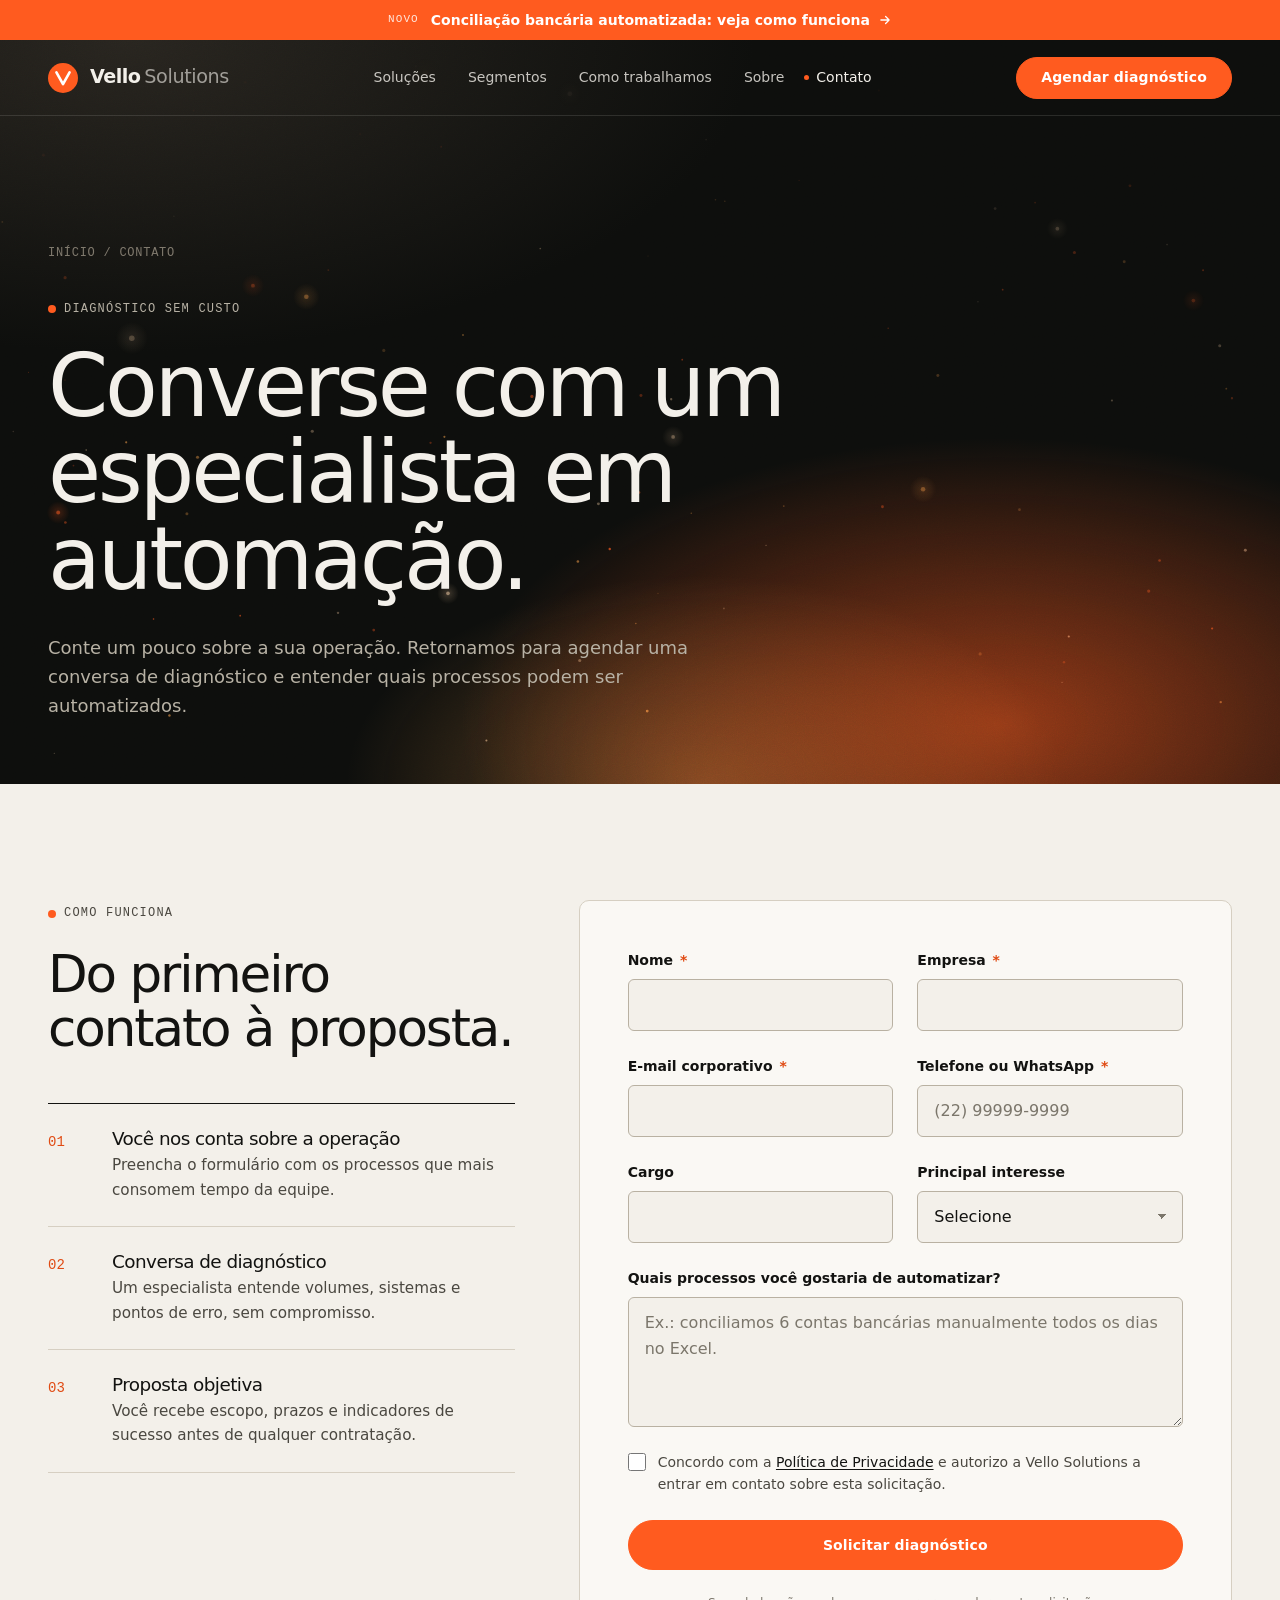
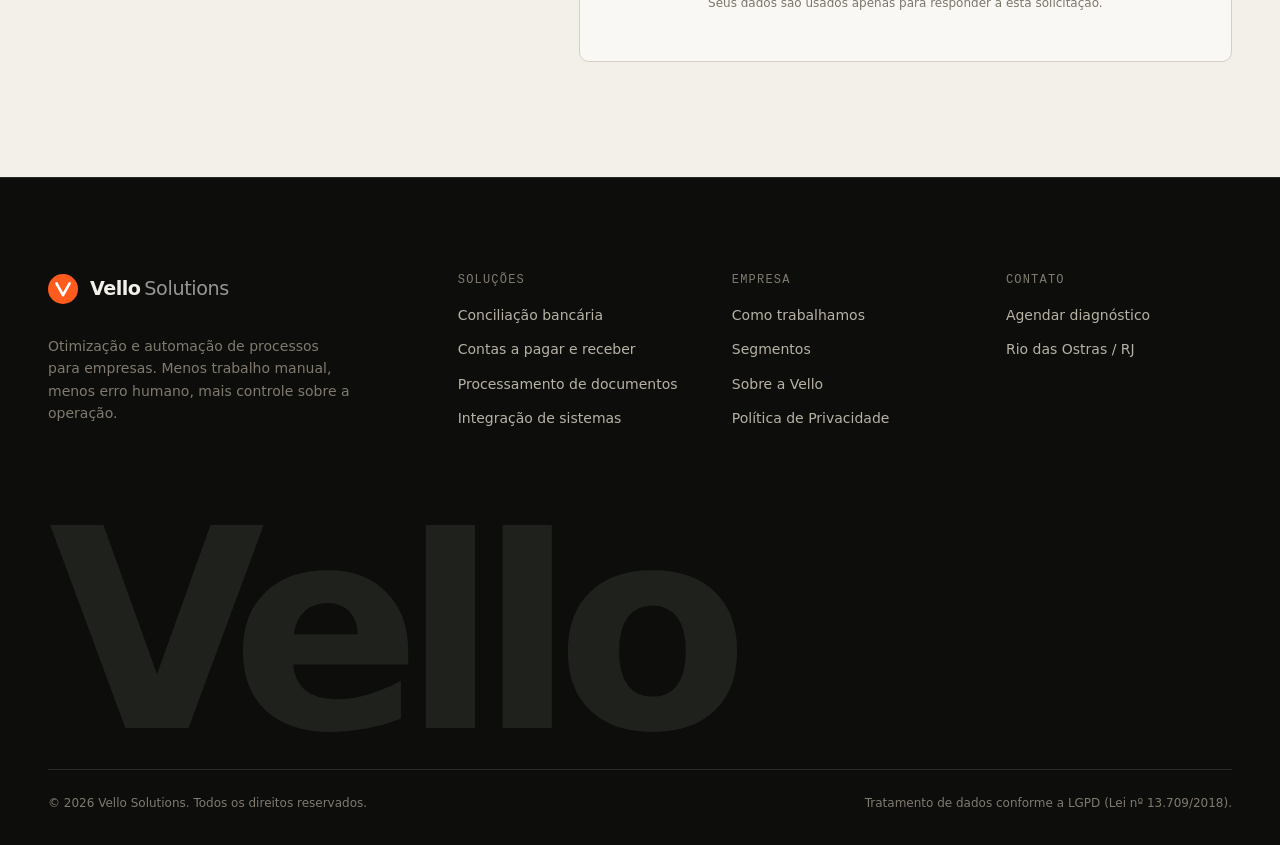
<file: contato.html>
<!DOCTYPE html>
<html lang="pt-BR">
<head>
<meta charset="UTF-8">
<meta name="viewport" content="width=device-width, initial-scale=1">
<meta http-equiv="Content-Security-Policy" content="default-src 'self'; script-src 'self' 'unsafe-inline'; style-src 'self' 'unsafe-inline' https://fonts.googleapis.com; font-src 'self' https://fonts.gstatic.com; img-src 'self' data:; connect-src 'self' https:; form-action 'self' https:; base-uri 'self'">
<meta name="referrer" content="strict-origin-when-cross-origin">
<title>Contato | Agende um diagnóstico de automação | Vello Solutions</title>
<meta name="description" content="Agende um diagnóstico sem custo com a Vello Solutions e descubra quais processos financeiros e administrativos da sua empresa podem ser otimizados e automatizados.">
<meta name="theme-color" content="#0d0e0c">
<link rel="canonical" href="https://vellosolutions.com.br/contato.html">
<link rel="icon" href="assets/vello-logo.svg" type="image/svg+xml">
<meta property="og:site_name" content="Vello Solutions">
<meta property="og:locale" content="pt_BR">
<meta property="og:type" content="website">
<meta property="og:title" content="Contato | Agende um diagnóstico de automação | Vello Solutions">
<meta property="og:description" content="Agende um diagnóstico sem custo com a Vello Solutions e descubra quais processos financeiros e administrativos da sua empresa podem ser otimizados e automatizados.">
<meta property="og:url" content="https://vellosolutions.com.br/contato.html">
<meta name="twitter:card" content="summary">
<link rel="preconnect" href="https://fonts.googleapis.com">
<link rel="preconnect" href="https://fonts.gstatic.com" crossorigin>
<link rel="stylesheet" href="https://fonts.googleapis.com/css2?family=Inter+Tight:wght@400;500;600;800&family=Inter:wght@400;500;600;800&family=JetBrains+Mono:wght@400;500&display=swap">
<link rel="stylesheet" href="css/styles.css">
<script>document.documentElement.classList.add("js")</script>
<script type="application/ld+json">{"@context": "https://schema.org", "@type": "ProfessionalService", "name": "Vello Solutions", "url": "https://vellosolutions.com.br/", "logo": "https://vellosolutions.com.br/assets/vello-logo.svg", "description": "Otimização e automação de processos empresariais: rotinas administrativas, financeiras e operacionais recorrentes, conciliação bancária, contas a pagar e receber e processamento de documentos, com menos erro humano.", "areaServed": {"@type": "Country", "name": "Brasil"}, "address": {"@type": "PostalAddress", "addressLocality": "Rio das Ostras", "addressRegion": "RJ", "addressCountry": "BR"}, "knowsAbout": ["Otimização de processos", "Automação de processos empresariais", "Conciliação bancária automatizada", "Automação financeira", "Contas a pagar e a receber", "RPA", "Processamento inteligente de documentos", "Integração de sistemas"]}</script>
</head><body>
<a class="skip-link" href="#main">Pular para o conteúdo</a>
<div class="utility-bar">
  <div class="container">
    <span class="mono">Novo</span>
    <a href="solucoes.html#conciliacao-bancaria">Conciliação bancária automatizada: veja como funciona <svg width="14" height="14" viewBox="0 0 24 24" fill="none" stroke="currentColor" stroke-width="2.2" stroke-linecap="round" stroke-linejoin="round" aria-hidden="true"><path d="M5 12h14M13 6l6 6-6 6"/></svg></a>
  </div>
</div>
<header class="site-header">
  <div class="container nav">
    <a class="brand" href="index.html" aria-label="Vello Solutions, página inicial">
      <svg class="brand-mark" viewBox="0 0 32 32" aria-hidden="true"><rect width="32" height="32" rx="16" fill="#ff5b1f"/><path d="M9 10l7 12.5L23 10" fill="none" stroke="#fff" stroke-width="2.8" stroke-linecap="round" stroke-linejoin="round"/></svg>
      <span class="brand-name">Vello<small>Solutions</small></span>
    </a>
    <nav aria-label="Navegação principal">
      <div class="nav-links" id="nav-links">
        <a href="solucoes.html">Soluções</a>
        <a href="segmentos.html">Segmentos</a>
        <a href="plataforma.html">Como trabalhamos</a>
        <a href="sobre.html">Sobre</a>
        <a href="contato.html" aria-current="page">Contato</a>
        <a class="btn btn-primary nav-links-cta" href="contato.html">Agendar diagnóstico</a>
      </div>
    </nav>
    <div class="nav-actions">
      <a class="btn btn-primary nav-cta" href="contato.html">Agendar diagnóstico</a>
      <button class="nav-toggle" type="button" aria-expanded="false" aria-controls="nav-links" aria-label="Abrir menu"><span></span></button>
    </div>
  </div>
</header>

<main id="main">
<section class="page-hero grain">
  <canvas class="atmos" data-mode="fire" aria-hidden="true"></canvas><div class="atmos-glow" aria-hidden="true"></div>
  <div class="container">
    <nav class="breadcrumb" aria-label="Você está em"><a href="index.html">Início</a><span aria-hidden="true">/</span><span>Contato</span></nav>
    <div data-reveal>
      <p class="eyebrow">Diagnóstico sem custo</p>
      <h1 class="display" data-split><span class="line"><span style="--i:0">Converse com um</span></span><span class="line"><span style="--i:1">especialista em automação.</span></span></h1>
      <p class="lead">Conte um pouco sobre a sua operação. Retornamos para agendar uma conversa de diagnóstico e entender quais processos podem ser automatizados.</p>
    </div>
    
  </div>
</section>
<section class="section">
  <div class="container split">
    <aside class="contact-aside" data-reveal>
      <div>
        <p class="eyebrow">Como funciona</p>
        <h2>Do primeiro contato à proposta.</h2>
      </div>
      <ol class="contact-steps">
        <li><div><h3>Você nos conta sobre a operação</h3><p>Preencha o formulário com os processos que mais consomem tempo da equipe.</p></div></li>
        <li><div><h3>Conversa de diagnóstico</h3><p>Um especialista entende volumes, sistemas e pontos de erro, sem compromisso.</p></div></li>
        <li><div><h3>Proposta objetiva</h3><p>Você recebe escopo, prazos e indicadores de sucesso antes de qualquer contratação.</p></div></li>
      </ol>
      <p class="muted" style="font-size:var(--fs-sm)"><a class="link-arrow" data-wa href="#" data-keep-text>Prefere WhatsApp? Fale direto conosco</a></p>
    </aside>

    <div class="form-shell" data-reveal>
      <form id="contact-form" class="form" novalidate>
        <div class="hp-field" aria-hidden="true">
          <label for="hp_check">Não preencha este campo</label>
          <input type="text" id="hp_check" name="hp_check" tabindex="-1" autocomplete="off">
        </div>
        <div class="form-row">
          <div class="field">
            <label class="field-label" for="f-nome">Nome <span class="req" aria-hidden="true">*</span></label>
            <input class="input" id="f-nome" name="nome" type="text" autocomplete="name" required aria-describedby="err-nome">
            <span class="field-error" id="err-nome" aria-live="polite"></span>
          </div>
          <div class="field">
            <label class="field-label" for="f-empresa">Empresa <span class="req" aria-hidden="true">*</span></label>
            <input class="input" id="f-empresa" name="empresa" type="text" autocomplete="organization" required aria-describedby="err-empresa">
            <span class="field-error" id="err-empresa" aria-live="polite"></span>
          </div>
        </div>
        <div class="form-row">
          <div class="field">
            <label class="field-label" for="f-email">E-mail corporativo <span class="req" aria-hidden="true">*</span></label>
            <input class="input" id="f-email" name="email" type="email" autocomplete="email" required aria-describedby="err-email">
            <span class="field-error" id="err-email" aria-live="polite"></span>
          </div>
          <div class="field">
            <label class="field-label" for="f-telefone">Telefone ou WhatsApp <span class="req" aria-hidden="true">*</span></label>
            <input class="input" id="f-telefone" name="telefone" type="tel" autocomplete="tel" inputmode="tel" placeholder="(22) 99999-9999" required aria-describedby="err-telefone">
            <span class="field-error" id="err-telefone" aria-live="polite"></span>
          </div>
        </div>
        <div class="form-row">
          <div class="field">
            <label class="field-label" for="f-cargo">Cargo</label>
            <input class="input" id="f-cargo" name="cargo" type="text" autocomplete="organization-title">
          </div>
          <div class="field">
            <label class="field-label" for="f-interesse">Principal interesse</label>
            <select class="select" id="f-interesse" name="interesse">
              <option value="">Selecione</option>
                <option>Conciliação bancária</option>
                <option>Contas a pagar e a receber</option>
                <option>Processamento de documentos</option>
                <option>Fechamento e relatórios</option>
                <option>Rotinas administrativas</option>
                <option>Integração de sistemas</option>
                <option>Ainda não sei, quero um diagnóstico</option>
            </select>
          </div>
        </div>
        <div class="field">
          <label class="field-label" for="f-mensagem">Quais processos você gostaria de automatizar?</label>
          <textarea class="textarea" id="f-mensagem" name="mensagem" placeholder="Ex.: conciliamos 6 contas bancárias manualmente todos os dias no Excel."></textarea>
        </div>
        <div>
          <div class="check">
            <input type="checkbox" id="f-consent" name="consent" required aria-describedby="err-consent">
            <label for="f-consent">Concordo com a <a href="politica-de-privacidade.html">Política de Privacidade</a> e autorizo a Vello Solutions a entrar em contato sobre esta solicitação.</label>
          </div>
          <span class="field-error" id="err-consent" aria-live="polite"></span>
        </div>
        <button class="btn btn-primary btn-block" type="submit">Solicitar diagnóstico</button>
        <p class="form-note">Seus dados são usados apenas para responder a esta solicitação.</p>
      </form>

      <div id="form-success" class="form-result" hidden tabindex="-1">
        <div class="form-result-icon"><svg width="26" height="26" viewBox="0 0 24 24" fill="none" stroke="currentColor" stroke-width="1.6" stroke-linecap="round" stroke-linejoin="round" aria-hidden="true"><path d="M5 12.5l4.5 4.5L19 7.5"/></svg></div>
        <h2>Solicitação recebida.</h2>
        <p>Obrigado. Um especialista da Vello Solutions entrará em contato em breve para agendar o diagnóstico.</p>
      </div>

      <div id="form-fallback" class="form-result" hidden tabindex="-1">
        <div class="form-result-icon form-result-icon--info"><svg width="26" height="26" viewBox="0 0 24 24" fill="none" stroke="currentColor" stroke-width="1.6" stroke-linecap="round" stroke-linejoin="round" aria-hidden="true"><path d="M5 12h14M13 6l6 6-6 6"/></svg></div>
        <h2>Falta só um passo.</h2>
        <p>Para concluir, envie sua solicitação pelo canal abaixo. As informações que você preencheu já seguem na mensagem.</p>
        <a class="btn btn-primary" data-fallback-action href="#" hidden>Enviar</a>
      </div>
    </div>
  </div>
</section>
</main>
<footer class="site-footer">
  <div class="container">
    <div class="footer-grid">
      <div>
        <a class="brand footer-brand" href="index.html"><svg class="brand-mark" viewBox="0 0 32 32" aria-hidden="true"><rect width="32" height="32" rx="16" fill="#ff5b1f"/><path d="M9 10l7 12.5L23 10" fill="none" stroke="#fff" stroke-width="2.8" stroke-linecap="round" stroke-linejoin="round"/></svg><span class="brand-name">Vello<small>Solutions</small></span></a>
        <p class="footer-about">Otimização e automação de processos para empresas. Menos trabalho manual, menos erro humano, mais controle sobre a operação.</p>
      </div>
      <div class="footer-col">
        <h2>Soluções</h2>
        <ul>
          <li><a href="solucoes.html#conciliacao-bancaria">Conciliação bancária</a></li>
          <li><a href="solucoes.html#contas-a-pagar-e-receber">Contas a pagar e receber</a></li>
          <li><a href="solucoes.html#documentos">Processamento de documentos</a></li>
          <li><a href="solucoes.html#integracao-de-sistemas">Integração de sistemas</a></li>
        </ul>
      </div>
      <div class="footer-col">
        <h2>Empresa</h2>
        <ul>
          <li><a href="plataforma.html">Como trabalhamos</a></li>
          <li><a href="segmentos.html">Segmentos</a></li>
          <li><a href="sobre.html">Sobre a Vello</a></li>
          <li><a href="politica-de-privacidade.html">Política de Privacidade</a></li>
        </ul>
      </div>
      <div class="footer-col">
        <h2>Contato</h2>
        <ul>
          <li><a href="contato.html">Agendar diagnóstico</a></li>
          <li><a data-email href="#">E-mail</a></li>
          <li><a data-wa href="#" data-keep-text>WhatsApp</a></li>
          <li><a data-linkedin href="#">LinkedIn</a></li>
          <li>Rio das Ostras / RJ</li>
        </ul>
      </div>
    </div>
    <div class="footer-word" aria-hidden="true">Vello</div>
    <div class="footer-bottom">
      <span>© <span data-year>2026</span> Vello Solutions. Todos os direitos reservados.</span>
      <span>Tratamento de dados conforme a LGPD (Lei nº 13.709/2018).</span>
    </div>
  </div>
</footer>
<script src="js/main.js" defer></script>
</body>
</html>
</file>
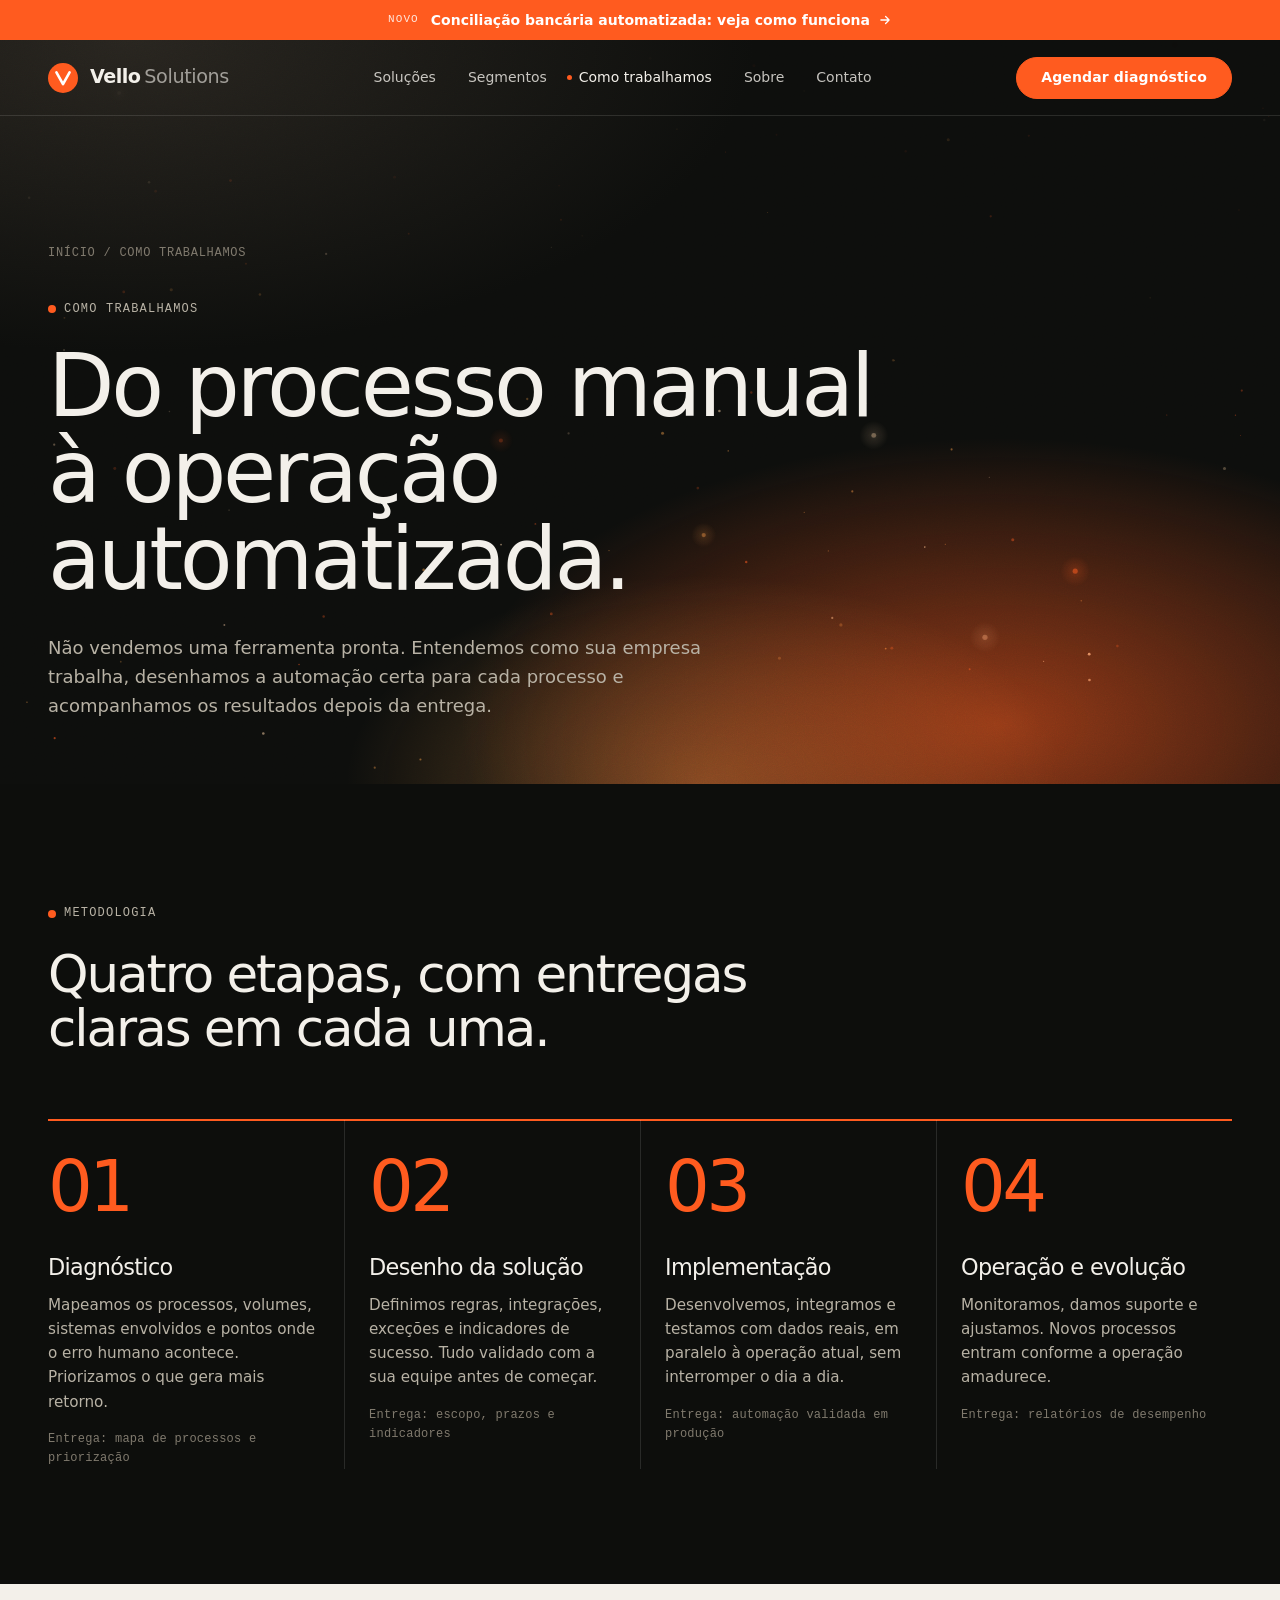
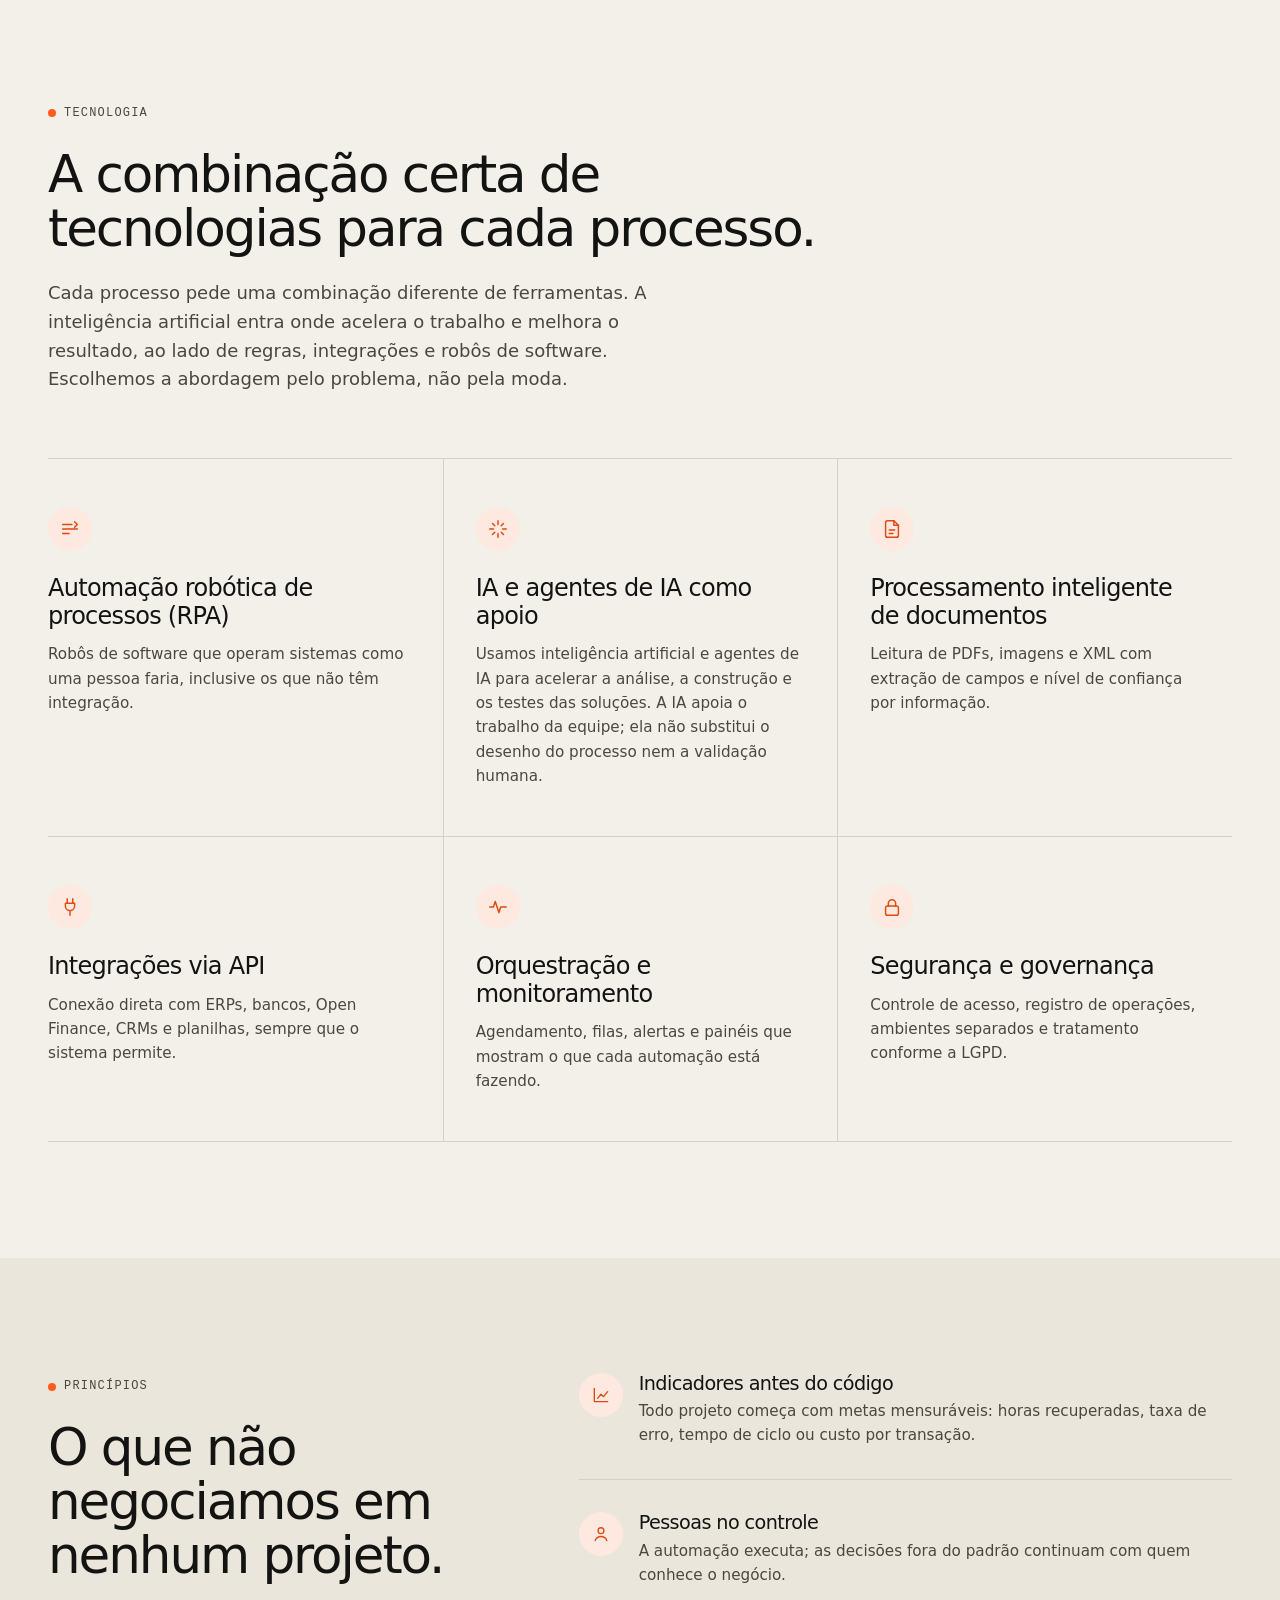
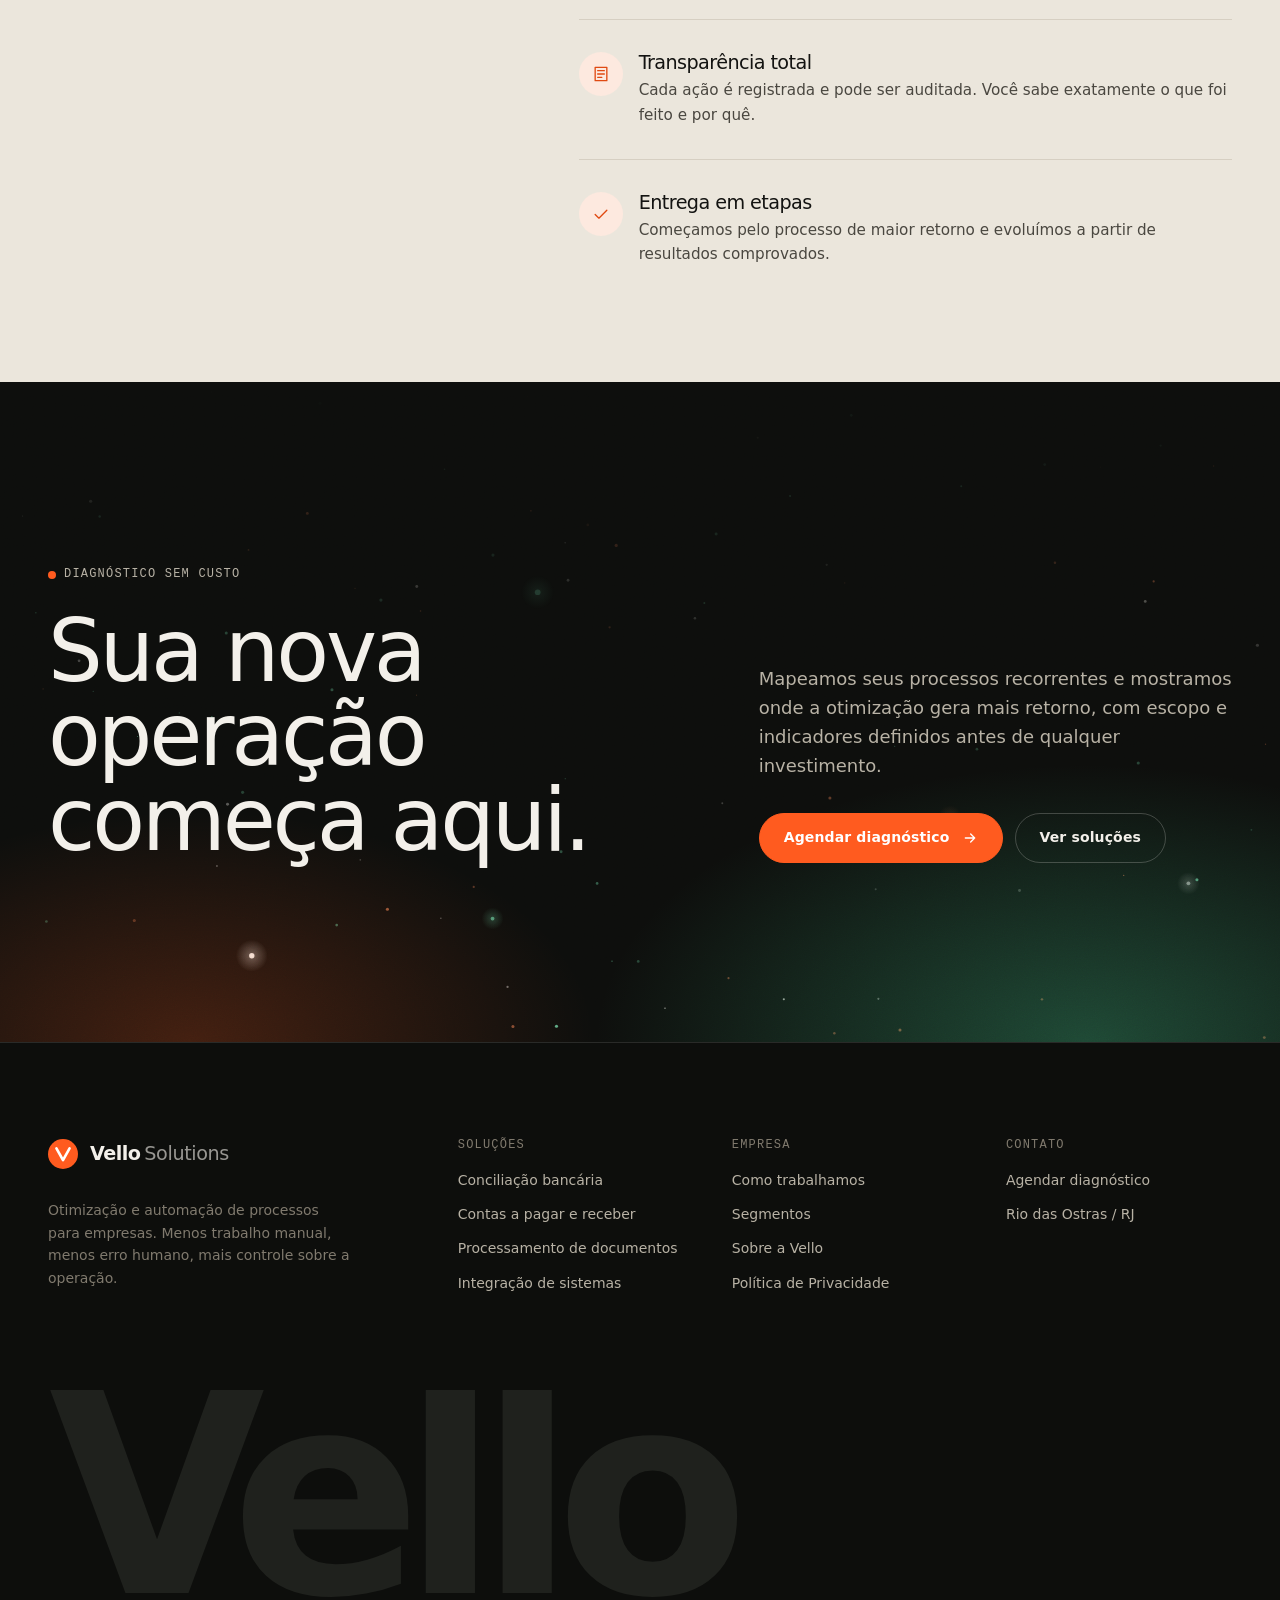
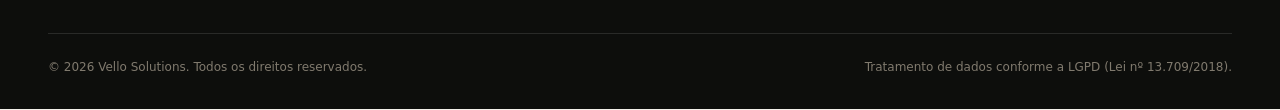
<file: plataforma.html>
<!DOCTYPE html>
<html lang="pt-BR">
<head>
<meta charset="UTF-8">
<meta name="viewport" content="width=device-width, initial-scale=1">
<meta http-equiv="Content-Security-Policy" content="default-src 'self'; script-src 'self' 'unsafe-inline'; style-src 'self' 'unsafe-inline' https://fonts.googleapis.com; font-src 'self' https://fonts.gstatic.com; img-src 'self' data:; connect-src 'self' https:; form-action 'self' https:; base-uri 'self'">
<meta name="referrer" content="strict-origin-when-cross-origin">
<title>Como trabalhamos | Metodologia e tecnologia de automação | Vello Solutions</title>
<meta name="description" content="Metodologia da Vello Solutions para otimização de processos: diagnóstico, desenho da solução, implementação e operação, com RPA, integrações, IA como apoio e governança.">
<meta name="theme-color" content="#0d0e0c">
<link rel="canonical" href="https://vellosolutions.com.br/plataforma.html">
<link rel="icon" href="assets/vello-logo.svg" type="image/svg+xml">
<meta property="og:site_name" content="Vello Solutions">
<meta property="og:locale" content="pt_BR">
<meta property="og:type" content="website">
<meta property="og:title" content="Como trabalhamos | Metodologia e tecnologia de automação | Vello Solutions">
<meta property="og:description" content="Metodologia da Vello Solutions para otimização de processos: diagnóstico, desenho da solução, implementação e operação, com RPA, integrações, IA como apoio e governança.">
<meta property="og:url" content="https://vellosolutions.com.br/plataforma.html">
<meta name="twitter:card" content="summary">
<link rel="preconnect" href="https://fonts.googleapis.com">
<link rel="preconnect" href="https://fonts.gstatic.com" crossorigin>
<link rel="stylesheet" href="https://fonts.googleapis.com/css2?family=Inter+Tight:wght@400;500;600;800&family=Inter:wght@400;500;600;800&family=JetBrains+Mono:wght@400;500&display=swap">
<link rel="stylesheet" href="css/styles.css">
<script>document.documentElement.classList.add("js")</script>
<script type="application/ld+json">{"@context": "https://schema.org", "@type": "ProfessionalService", "name": "Vello Solutions", "url": "https://vellosolutions.com.br/", "logo": "https://vellosolutions.com.br/assets/vello-logo.svg", "description": "Otimização e automação de processos empresariais: rotinas administrativas, financeiras e operacionais recorrentes, conciliação bancária, contas a pagar e receber e processamento de documentos, com menos erro humano.", "areaServed": {"@type": "Country", "name": "Brasil"}, "address": {"@type": "PostalAddress", "addressLocality": "Rio das Ostras", "addressRegion": "RJ", "addressCountry": "BR"}, "knowsAbout": ["Otimização de processos", "Automação de processos empresariais", "Conciliação bancária automatizada", "Automação financeira", "Contas a pagar e a receber", "RPA", "Processamento inteligente de documentos", "Integração de sistemas"]}</script>
</head><body>
<a class="skip-link" href="#main">Pular para o conteúdo</a>
<div class="utility-bar">
  <div class="container">
    <span class="mono">Novo</span>
    <a href="solucoes.html#conciliacao-bancaria">Conciliação bancária automatizada: veja como funciona <svg width="14" height="14" viewBox="0 0 24 24" fill="none" stroke="currentColor" stroke-width="2.2" stroke-linecap="round" stroke-linejoin="round" aria-hidden="true"><path d="M5 12h14M13 6l6 6-6 6"/></svg></a>
  </div>
</div>
<header class="site-header">
  <div class="container nav">
    <a class="brand" href="index.html" aria-label="Vello Solutions, página inicial">
      <svg class="brand-mark" viewBox="0 0 32 32" aria-hidden="true"><rect width="32" height="32" rx="16" fill="#ff5b1f"/><path d="M9 10l7 12.5L23 10" fill="none" stroke="#fff" stroke-width="2.8" stroke-linecap="round" stroke-linejoin="round"/></svg>
      <span class="brand-name">Vello<small>Solutions</small></span>
    </a>
    <nav aria-label="Navegação principal">
      <div class="nav-links" id="nav-links">
        <a href="solucoes.html">Soluções</a>
        <a href="segmentos.html">Segmentos</a>
        <a href="plataforma.html" aria-current="page">Como trabalhamos</a>
        <a href="sobre.html">Sobre</a>
        <a href="contato.html">Contato</a>
        <a class="btn btn-primary nav-links-cta" href="contato.html">Agendar diagnóstico</a>
      </div>
    </nav>
    <div class="nav-actions">
      <a class="btn btn-primary nav-cta" href="contato.html">Agendar diagnóstico</a>
      <button class="nav-toggle" type="button" aria-expanded="false" aria-controls="nav-links" aria-label="Abrir menu"><span></span></button>
    </div>
  </div>
</header>

<main id="main">
<section class="page-hero grain">
  <canvas class="atmos" data-mode="fire" aria-hidden="true"></canvas><div class="atmos-glow" aria-hidden="true"></div>
  <div class="container">
    <nav class="breadcrumb" aria-label="Você está em"><a href="index.html">Início</a><span aria-hidden="true">/</span><span>Como trabalhamos</span></nav>
    <div data-reveal>
      <p class="eyebrow">Como trabalhamos</p>
      <h1 class="display" data-split><span class="line"><span style="--i:0">Do processo manual</span></span><span class="line"><span style="--i:1">à operação automatizada.</span></span></h1>
      <p class="lead">Não vendemos uma ferramenta pronta. Entendemos como sua empresa trabalha, desenhamos a automação certa para cada processo e acompanhamos os resultados depois da entrega.</p>
    </div>
    
  </div>
</section>
<section class="section section--dark">
  <div class="container">
    <div class="section-head" data-reveal>
      <p class="eyebrow">Metodologia</p>
      <h2 class="h2">Quatro etapas, com entregas claras em cada uma.</h2>
    </div>
    <ol class="steps" data-observe>
      <li class="steps-track" aria-hidden="true"><i></i></li>
      <li class="step"><span class="step-node">01</span><h3>Diagnóstico</h3><p>Mapeamos os processos, volumes, sistemas envolvidos e pontos onde o erro humano acontece. Priorizamos o que gera mais retorno.</p><span class="step-time">Entrega: mapa de processos e priorização</span></li>
      <li class="step"><span class="step-node">02</span><h3>Desenho da solução</h3><p>Definimos regras, integrações, exceções e indicadores de sucesso. Tudo validado com a sua equipe antes de começar.</p><span class="step-time">Entrega: escopo, prazos e indicadores</span></li>
      <li class="step"><span class="step-node">03</span><h3>Implementação</h3><p>Desenvolvemos, integramos e testamos com dados reais, em paralelo à operação atual, sem interromper o dia a dia.</p><span class="step-time">Entrega: automação validada em produção</span></li>
      <li class="step"><span class="step-node">04</span><h3>Operação e evolução</h3><p>Monitoramos, damos suporte e ajustamos. Novos processos entram conforme a operação amadurece.</p><span class="step-time">Entrega: relatórios de desempenho</span></li>
    </ol>
  </div>
</section>
<section class="section">
  <div class="container">
    <div class="section-head" data-reveal>
      <p class="eyebrow">Tecnologia</p>
      <h2 class="h2">A combinação certa de tecnologias para cada processo.</h2>
      <p class="lead">Cada processo pede uma combinação diferente de ferramentas. A inteligência artificial entra onde acelera o trabalho e melhora o resultado, ao lado de regras, integrações e robôs de software. Escolhemos a abordagem pelo problema, não pela moda.</p>
    </div>
    <div class="grid grid-3 grid--ruled" data-reveal-group>
      <div class="cell" data-reveal><div class="card-icon"><svg viewBox="0 0 24 24" fill="none" stroke="currentColor" stroke-width="1.6" stroke-linecap="round" stroke-linejoin="round" aria-hidden="true"><path d="M4 7h10M4 12h16M4 17h7"/><path d="M17 4l3 3-3 3"/></svg></div><h3>Automação robótica de processos (RPA)</h3><p>Robôs de software que operam sistemas como uma pessoa faria, inclusive os que não têm integração.</p></div>
      <div class="cell" data-reveal><div class="card-icon"><svg viewBox="0 0 24 24" fill="none" stroke="currentColor" stroke-width="1.6" stroke-linecap="round" stroke-linejoin="round" aria-hidden="true"><path d="M12 3v4M12 17v4M3 12h4M17 12h4M6 6l2.5 2.5M15.5 15.5L18 18M18 6l-2.5 2.5M8.5 15.5L6 18"/></svg></div><h3>IA e agentes de IA como apoio</h3><p>Usamos inteligência artificial e agentes de IA para acelerar a análise, a construção e os testes das soluções. A IA apoia o trabalho da equipe; ela não substitui o desenho do processo nem a validação humana.</p></div>
      <div class="cell" data-reveal><div class="card-icon"><svg viewBox="0 0 24 24" fill="none" stroke="currentColor" stroke-width="1.6" stroke-linecap="round" stroke-linejoin="round" aria-hidden="true"><path d="M14 3H7a2 2 0 0 0-2 2v14a2 2 0 0 0 2 2h10a2 2 0 0 0 2-2V8z"/><path d="M14 3v5h5M9 13h6M9 17h4"/></svg></div><h3>Processamento inteligente de documentos</h3><p>Leitura de PDFs, imagens e XML com extração de campos e nível de confiança por informação.</p></div>
      <div class="cell" data-reveal><div class="card-icon"><svg viewBox="0 0 24 24" fill="none" stroke="currentColor" stroke-width="1.6" stroke-linecap="round" stroke-linejoin="round" aria-hidden="true"><path d="M9 3v5M15 3v5M7 8h10v3a5 5 0 0 1-10 0zM12 16v5"/></svg></div><h3>Integrações via API</h3><p>Conexão direta com ERPs, bancos, Open Finance, CRMs e planilhas, sempre que o sistema permite.</p></div>
      <div class="cell" data-reveal><div class="card-icon"><svg viewBox="0 0 24 24" fill="none" stroke="currentColor" stroke-width="1.6" stroke-linecap="round" stroke-linejoin="round" aria-hidden="true"><path d="M3 12h4l2-6 4 12 2-6h6"/></svg></div><h3>Orquestração e monitoramento</h3><p>Agendamento, filas, alertas e painéis que mostram o que cada automação está fazendo.</p></div>
      <div class="cell" data-reveal><div class="card-icon"><svg viewBox="0 0 24 24" fill="none" stroke="currentColor" stroke-width="1.6" stroke-linecap="round" stroke-linejoin="round" aria-hidden="true"><rect x="5" y="11" width="14" height="10" rx="2"/><path d="M8 11V8a4 4 0 0 1 8 0v3"/></svg></div><h3>Segurança e governança</h3><p>Controle de acesso, registro de operações, ambientes separados e tratamento conforme a LGPD.</p></div>
    </div>
  </div>
</section>
<section class="section section--alt">
  <div class="container split">
    <div data-reveal>
      <p class="eyebrow">Princípios</p>
      <h2 class="h2">O que não negociamos em nenhum projeto.</h2>
    </div>
    <div class="feature-list" data-reveal style="margin-top:0">
      <div class="feature"><div class="feature-icon"><svg viewBox="0 0 24 24" fill="none" stroke="currentColor" stroke-width="1.6" stroke-linecap="round" stroke-linejoin="round" aria-hidden="true"><path d="M4 20V4M4 20h16"/><path d="M8 16l4-5 3 3 5-6"/></svg></div><div><h3>Indicadores antes do código</h3><p>Todo projeto começa com metas mensuráveis: horas recuperadas, taxa de erro, tempo de ciclo ou custo por transação.</p></div></div>
      <div class="feature"><div class="feature-icon"><svg viewBox="0 0 24 24" fill="none" stroke="currentColor" stroke-width="1.6" stroke-linecap="round" stroke-linejoin="round" aria-hidden="true"><circle cx="12" cy="8" r="3.5"/><path d="M5 20c1.2-3.6 4-5 7-5s5.8 1.4 7 5"/></svg></div><div><h3>Pessoas no controle</h3><p>A automação executa; as decisões fora do padrão continuam com quem conhece o negócio.</p></div></div>
      <div class="feature"><div class="feature-icon"><svg viewBox="0 0 24 24" fill="none" stroke="currentColor" stroke-width="1.6" stroke-linecap="round" stroke-linejoin="round" aria-hidden="true"><path d="M5 4h14v16H5z"/><path d="M8 8h8M8 12h8M8 16h5"/></svg></div><div><h3>Transparência total</h3><p>Cada ação é registrada e pode ser auditada. Você sabe exatamente o que foi feito e por quê.</p></div></div>
      <div class="feature"><div class="feature-icon"><svg viewBox="0 0 24 24" fill="none" stroke="currentColor" stroke-width="1.6" stroke-linecap="round" stroke-linejoin="round" aria-hidden="true"><path d="M5 12.5l4.5 4.5L19 7.5"/></svg></div><div><h3>Entrega em etapas</h3><p>Começamos pelo processo de maior retorno e evoluímos a partir de resultados comprovados.</p></div></div>
    </div>
  </div>
</section>
<section class="cta-band grain" aria-labelledby="cta-title">
  <canvas class="atmos" data-mode="forest" aria-hidden="true"></canvas>
  <div class="atmos-glow atmos-glow--forest" aria-hidden="true"></div>
  <div class="container cta-inner">
    <div>
      <p class="eyebrow" data-reveal>Diagnóstico sem custo</p>
      <h2 id="cta-title" data-split><span class="line"><span style="--i:0">Sua nova operação</span></span><span class="line"><span style="--i:1">começa aqui.</span></span></h2>
    </div>
    <div data-reveal>
      <p class="lead">Mapeamos seus processos recorrentes e mostramos onde a otimização gera mais retorno, com escopo e indicadores definidos antes de qualquer investimento.</p>
      <div class="cta-actions">
      <a class="btn btn-primary" href="contato.html">Agendar diagnóstico <svg class="btn-arrow" width="16" height="16" viewBox="0 0 24 24" fill="none" stroke="currentColor" stroke-width="2" stroke-linecap="round" stroke-linejoin="round" aria-hidden="true"><path d="M5 12h14M13 6l6 6-6 6"/></svg></a>
        <a class="btn btn-ghost-dark" href="solucoes.html">Ver soluções</a>
      </div>
    </div>
  </div>
</section>
</main>
<footer class="site-footer">
  <div class="container">
    <div class="footer-grid">
      <div>
        <a class="brand footer-brand" href="index.html"><svg class="brand-mark" viewBox="0 0 32 32" aria-hidden="true"><rect width="32" height="32" rx="16" fill="#ff5b1f"/><path d="M9 10l7 12.5L23 10" fill="none" stroke="#fff" stroke-width="2.8" stroke-linecap="round" stroke-linejoin="round"/></svg><span class="brand-name">Vello<small>Solutions</small></span></a>
        <p class="footer-about">Otimização e automação de processos para empresas. Menos trabalho manual, menos erro humano, mais controle sobre a operação.</p>
      </div>
      <div class="footer-col">
        <h2>Soluções</h2>
        <ul>
          <li><a href="solucoes.html#conciliacao-bancaria">Conciliação bancária</a></li>
          <li><a href="solucoes.html#contas-a-pagar-e-receber">Contas a pagar e receber</a></li>
          <li><a href="solucoes.html#documentos">Processamento de documentos</a></li>
          <li><a href="solucoes.html#integracao-de-sistemas">Integração de sistemas</a></li>
        </ul>
      </div>
      <div class="footer-col">
        <h2>Empresa</h2>
        <ul>
          <li><a href="plataforma.html">Como trabalhamos</a></li>
          <li><a href="segmentos.html">Segmentos</a></li>
          <li><a href="sobre.html">Sobre a Vello</a></li>
          <li><a href="politica-de-privacidade.html">Política de Privacidade</a></li>
        </ul>
      </div>
      <div class="footer-col">
        <h2>Contato</h2>
        <ul>
          <li><a href="contato.html">Agendar diagnóstico</a></li>
          <li><a data-email href="#">E-mail</a></li>
          <li><a data-wa href="#" data-keep-text>WhatsApp</a></li>
          <li><a data-linkedin href="#">LinkedIn</a></li>
          <li>Rio das Ostras / RJ</li>
        </ul>
      </div>
    </div>
    <div class="footer-word" aria-hidden="true">Vello</div>
    <div class="footer-bottom">
      <span>© <span data-year>2026</span> Vello Solutions. Todos os direitos reservados.</span>
      <span>Tratamento de dados conforme a LGPD (Lei nº 13.709/2018).</span>
    </div>
  </div>
</footer>
<script src="js/main.js" defer></script>
</body>
</html>
</file>
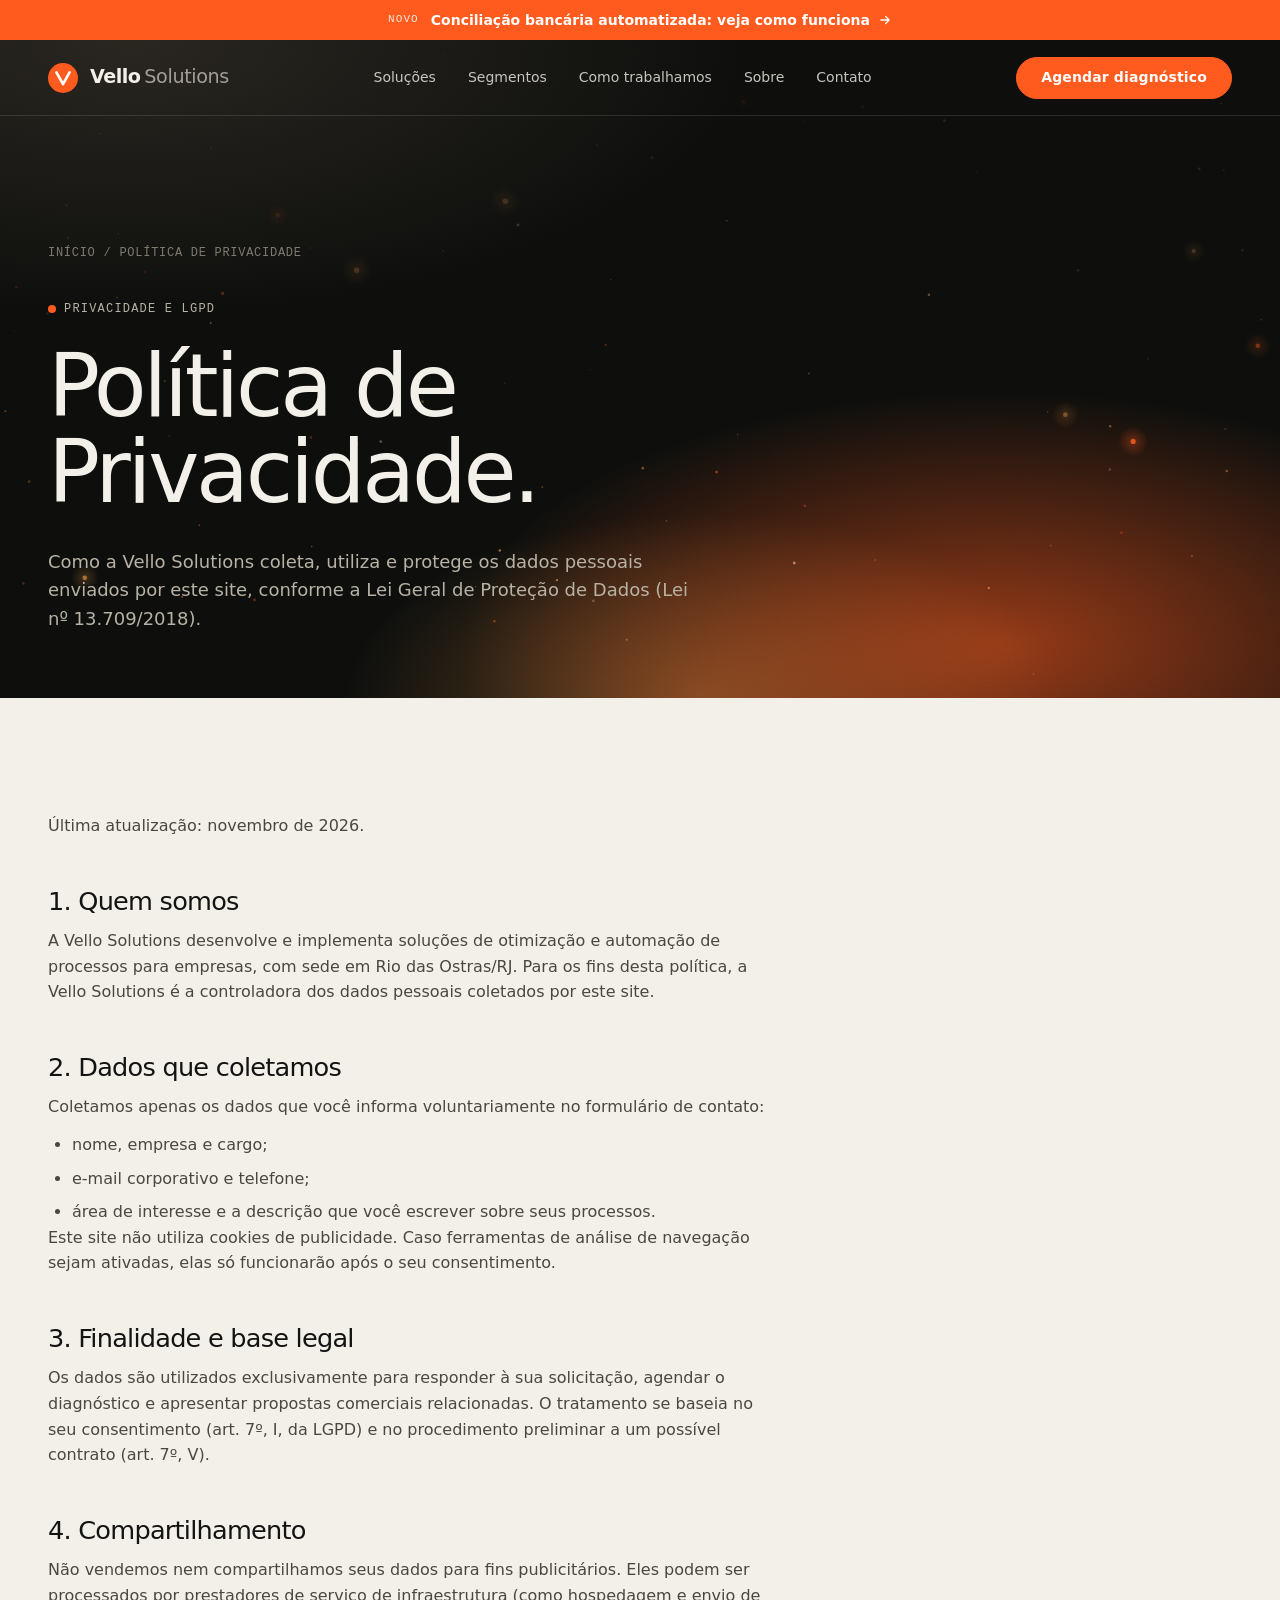
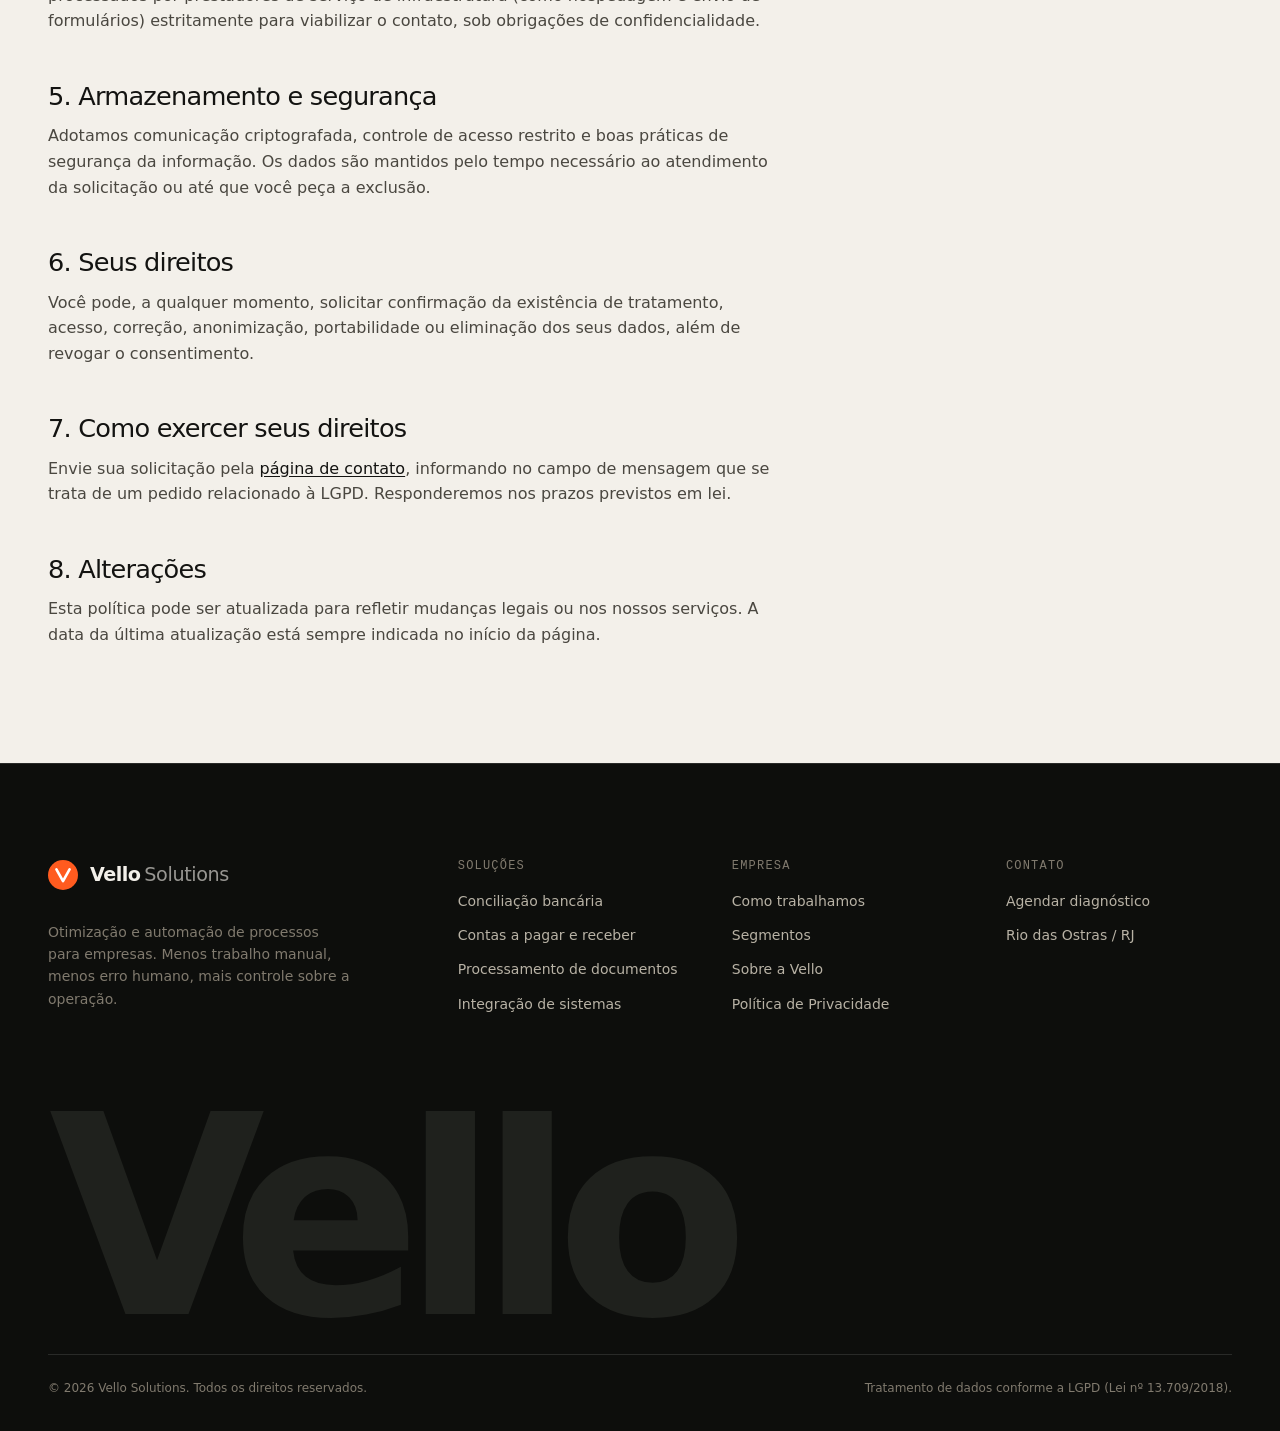
<file: politica-de-privacidade.html>
<!DOCTYPE html>
<html lang="pt-BR">
<head>
<meta charset="UTF-8">
<meta name="viewport" content="width=device-width, initial-scale=1">
<meta http-equiv="Content-Security-Policy" content="default-src 'self'; script-src 'self' 'unsafe-inline'; style-src 'self' 'unsafe-inline' https://fonts.googleapis.com; font-src 'self' https://fonts.gstatic.com; img-src 'self' data:; connect-src 'self' https:; form-action 'self' https:; base-uri 'self'">
<meta name="referrer" content="strict-origin-when-cross-origin">
<title>Política de Privacidade | Vello Solutions</title>
<meta name="description" content="Política de Privacidade da Vello Solutions: como coletamos, usamos e protegemos dados pessoais, conforme a LGPD.">
<meta name="theme-color" content="#0d0e0c">
<link rel="canonical" href="https://vellosolutions.com.br/politica-de-privacidade.html">
<link rel="icon" href="assets/vello-logo.svg" type="image/svg+xml">
<meta property="og:site_name" content="Vello Solutions">
<meta property="og:locale" content="pt_BR">
<meta property="og:type" content="website">
<meta property="og:title" content="Política de Privacidade | Vello Solutions">
<meta property="og:description" content="Política de Privacidade da Vello Solutions: como coletamos, usamos e protegemos dados pessoais, conforme a LGPD.">
<meta property="og:url" content="https://vellosolutions.com.br/politica-de-privacidade.html">
<meta name="twitter:card" content="summary">
<link rel="preconnect" href="https://fonts.googleapis.com">
<link rel="preconnect" href="https://fonts.gstatic.com" crossorigin>
<link rel="stylesheet" href="https://fonts.googleapis.com/css2?family=Inter+Tight:wght@400;500;600;800&family=Inter:wght@400;500;600;800&family=JetBrains+Mono:wght@400;500&display=swap">
<link rel="stylesheet" href="css/styles.css">
<script>document.documentElement.classList.add("js")</script>
<script type="application/ld+json">{"@context": "https://schema.org", "@type": "ProfessionalService", "name": "Vello Solutions", "url": "https://vellosolutions.com.br/", "logo": "https://vellosolutions.com.br/assets/vello-logo.svg", "description": "Otimização e automação de processos empresariais: rotinas administrativas, financeiras e operacionais recorrentes, conciliação bancária, contas a pagar e receber e processamento de documentos, com menos erro humano.", "areaServed": {"@type": "Country", "name": "Brasil"}, "address": {"@type": "PostalAddress", "addressLocality": "Rio das Ostras", "addressRegion": "RJ", "addressCountry": "BR"}, "knowsAbout": ["Otimização de processos", "Automação de processos empresariais", "Conciliação bancária automatizada", "Automação financeira", "Contas a pagar e a receber", "RPA", "Processamento inteligente de documentos", "Integração de sistemas"]}</script>
</head><body>
<a class="skip-link" href="#main">Pular para o conteúdo</a>
<div class="utility-bar">
  <div class="container">
    <span class="mono">Novo</span>
    <a href="solucoes.html#conciliacao-bancaria">Conciliação bancária automatizada: veja como funciona <svg width="14" height="14" viewBox="0 0 24 24" fill="none" stroke="currentColor" stroke-width="2.2" stroke-linecap="round" stroke-linejoin="round" aria-hidden="true"><path d="M5 12h14M13 6l6 6-6 6"/></svg></a>
  </div>
</div>
<header class="site-header">
  <div class="container nav">
    <a class="brand" href="index.html" aria-label="Vello Solutions, página inicial">
      <svg class="brand-mark" viewBox="0 0 32 32" aria-hidden="true"><rect width="32" height="32" rx="16" fill="#ff5b1f"/><path d="M9 10l7 12.5L23 10" fill="none" stroke="#fff" stroke-width="2.8" stroke-linecap="round" stroke-linejoin="round"/></svg>
      <span class="brand-name">Vello<small>Solutions</small></span>
    </a>
    <nav aria-label="Navegação principal">
      <div class="nav-links" id="nav-links">
        <a href="solucoes.html">Soluções</a>
        <a href="segmentos.html">Segmentos</a>
        <a href="plataforma.html">Como trabalhamos</a>
        <a href="sobre.html">Sobre</a>
        <a href="contato.html">Contato</a>
        <a class="btn btn-primary nav-links-cta" href="contato.html">Agendar diagnóstico</a>
      </div>
    </nav>
    <div class="nav-actions">
      <a class="btn btn-primary nav-cta" href="contato.html">Agendar diagnóstico</a>
      <button class="nav-toggle" type="button" aria-expanded="false" aria-controls="nav-links" aria-label="Abrir menu"><span></span></button>
    </div>
  </div>
</header>

<main id="main">
<section class="page-hero grain">
  <canvas class="atmos" data-mode="fire" aria-hidden="true"></canvas><div class="atmos-glow" aria-hidden="true"></div>
  <div class="container">
    <nav class="breadcrumb" aria-label="Você está em"><a href="index.html">Início</a><span aria-hidden="true">/</span><span>Política de Privacidade</span></nav>
    <div data-reveal>
      <p class="eyebrow">Privacidade e LGPD</p>
      <h1 class="display" data-split><span class="line"><span style="--i:0">Política de Privacidade.</span></span></h1>
      <p class="lead">Como a Vello Solutions coleta, utiliza e protege os dados pessoais enviados por este site, conforme a Lei Geral de Proteção de Dados (Lei nº 13.709/2018).</p>
    </div>
    
  </div>
</section>
<section class="section">
  <div class="container">
    <div class="prose" data-reveal>
      <p class="muted">Última atualização: novembro de 2026.</p>
      <h2>1. Quem somos</h2>
      <p>A Vello Solutions desenvolve e implementa soluções de otimização e automação de processos para empresas, com sede em Rio das Ostras/RJ. Para os fins desta política, a Vello Solutions é a controladora dos dados pessoais coletados por este site.</p>
      <h2>2. Dados que coletamos</h2>
      <p>Coletamos apenas os dados que você informa voluntariamente no formulário de contato:</p>
      <ul><li>nome, empresa e cargo;</li><li>e-mail corporativo e telefone;</li><li>área de interesse e a descrição que você escrever sobre seus processos.</li></ul>
      <p>Este site não utiliza cookies de publicidade. Caso ferramentas de análise de navegação sejam ativadas, elas só funcionarão após o seu consentimento.</p>
      <h2>3. Finalidade e base legal</h2>
      <p>Os dados são utilizados exclusivamente para responder à sua solicitação, agendar o diagnóstico e apresentar propostas comerciais relacionadas. O tratamento se baseia no seu consentimento (art. 7º, I, da LGPD) e no procedimento preliminar a um possível contrato (art. 7º, V).</p>
      <h2>4. Compartilhamento</h2>
      <p>Não vendemos nem compartilhamos seus dados para fins publicitários. Eles podem ser processados por prestadores de serviço de infraestrutura (como hospedagem e envio de formulários) estritamente para viabilizar o contato, sob obrigações de confidencialidade.</p>
      <h2>5. Armazenamento e segurança</h2>
      <p>Adotamos comunicação criptografada, controle de acesso restrito e boas práticas de segurança da informação. Os dados são mantidos pelo tempo necessário ao atendimento da solicitação ou até que você peça a exclusão.</p>
      <h2>6. Seus direitos</h2>
      <p>Você pode, a qualquer momento, solicitar confirmação da existência de tratamento, acesso, correção, anonimização, portabilidade ou eliminação dos seus dados, além de revogar o consentimento.</p>
      <h2>7. Como exercer seus direitos</h2>
      <p>Envie sua solicitação pela <a href="contato.html">página de contato</a>, informando no campo de mensagem que se trata de um pedido relacionado à LGPD. Responderemos nos prazos previstos em lei.</p>
      <h2>8. Alterações</h2>
      <p>Esta política pode ser atualizada para refletir mudanças legais ou nos nossos serviços. A data da última atualização está sempre indicada no início da página.</p>
    </div>
  </div>
</section>
</main>
<footer class="site-footer">
  <div class="container">
    <div class="footer-grid">
      <div>
        <a class="brand footer-brand" href="index.html"><svg class="brand-mark" viewBox="0 0 32 32" aria-hidden="true"><rect width="32" height="32" rx="16" fill="#ff5b1f"/><path d="M9 10l7 12.5L23 10" fill="none" stroke="#fff" stroke-width="2.8" stroke-linecap="round" stroke-linejoin="round"/></svg><span class="brand-name">Vello<small>Solutions</small></span></a>
        <p class="footer-about">Otimização e automação de processos para empresas. Menos trabalho manual, menos erro humano, mais controle sobre a operação.</p>
      </div>
      <div class="footer-col">
        <h2>Soluções</h2>
        <ul>
          <li><a href="solucoes.html#conciliacao-bancaria">Conciliação bancária</a></li>
          <li><a href="solucoes.html#contas-a-pagar-e-receber">Contas a pagar e receber</a></li>
          <li><a href="solucoes.html#documentos">Processamento de documentos</a></li>
          <li><a href="solucoes.html#integracao-de-sistemas">Integração de sistemas</a></li>
        </ul>
      </div>
      <div class="footer-col">
        <h2>Empresa</h2>
        <ul>
          <li><a href="plataforma.html">Como trabalhamos</a></li>
          <li><a href="segmentos.html">Segmentos</a></li>
          <li><a href="sobre.html">Sobre a Vello</a></li>
          <li><a href="politica-de-privacidade.html">Política de Privacidade</a></li>
        </ul>
      </div>
      <div class="footer-col">
        <h2>Contato</h2>
        <ul>
          <li><a href="contato.html">Agendar diagnóstico</a></li>
          <li><a data-email href="#">E-mail</a></li>
          <li><a data-wa href="#" data-keep-text>WhatsApp</a></li>
          <li><a data-linkedin href="#">LinkedIn</a></li>
          <li>Rio das Ostras / RJ</li>
        </ul>
      </div>
    </div>
    <div class="footer-word" aria-hidden="true">Vello</div>
    <div class="footer-bottom">
      <span>© <span data-year>2026</span> Vello Solutions. Todos os direitos reservados.</span>
      <span>Tratamento de dados conforme a LGPD (Lei nº 13.709/2018).</span>
    </div>
  </div>
</footer>
<script src="js/main.js" defer></script>
</body>
</html>
</file>
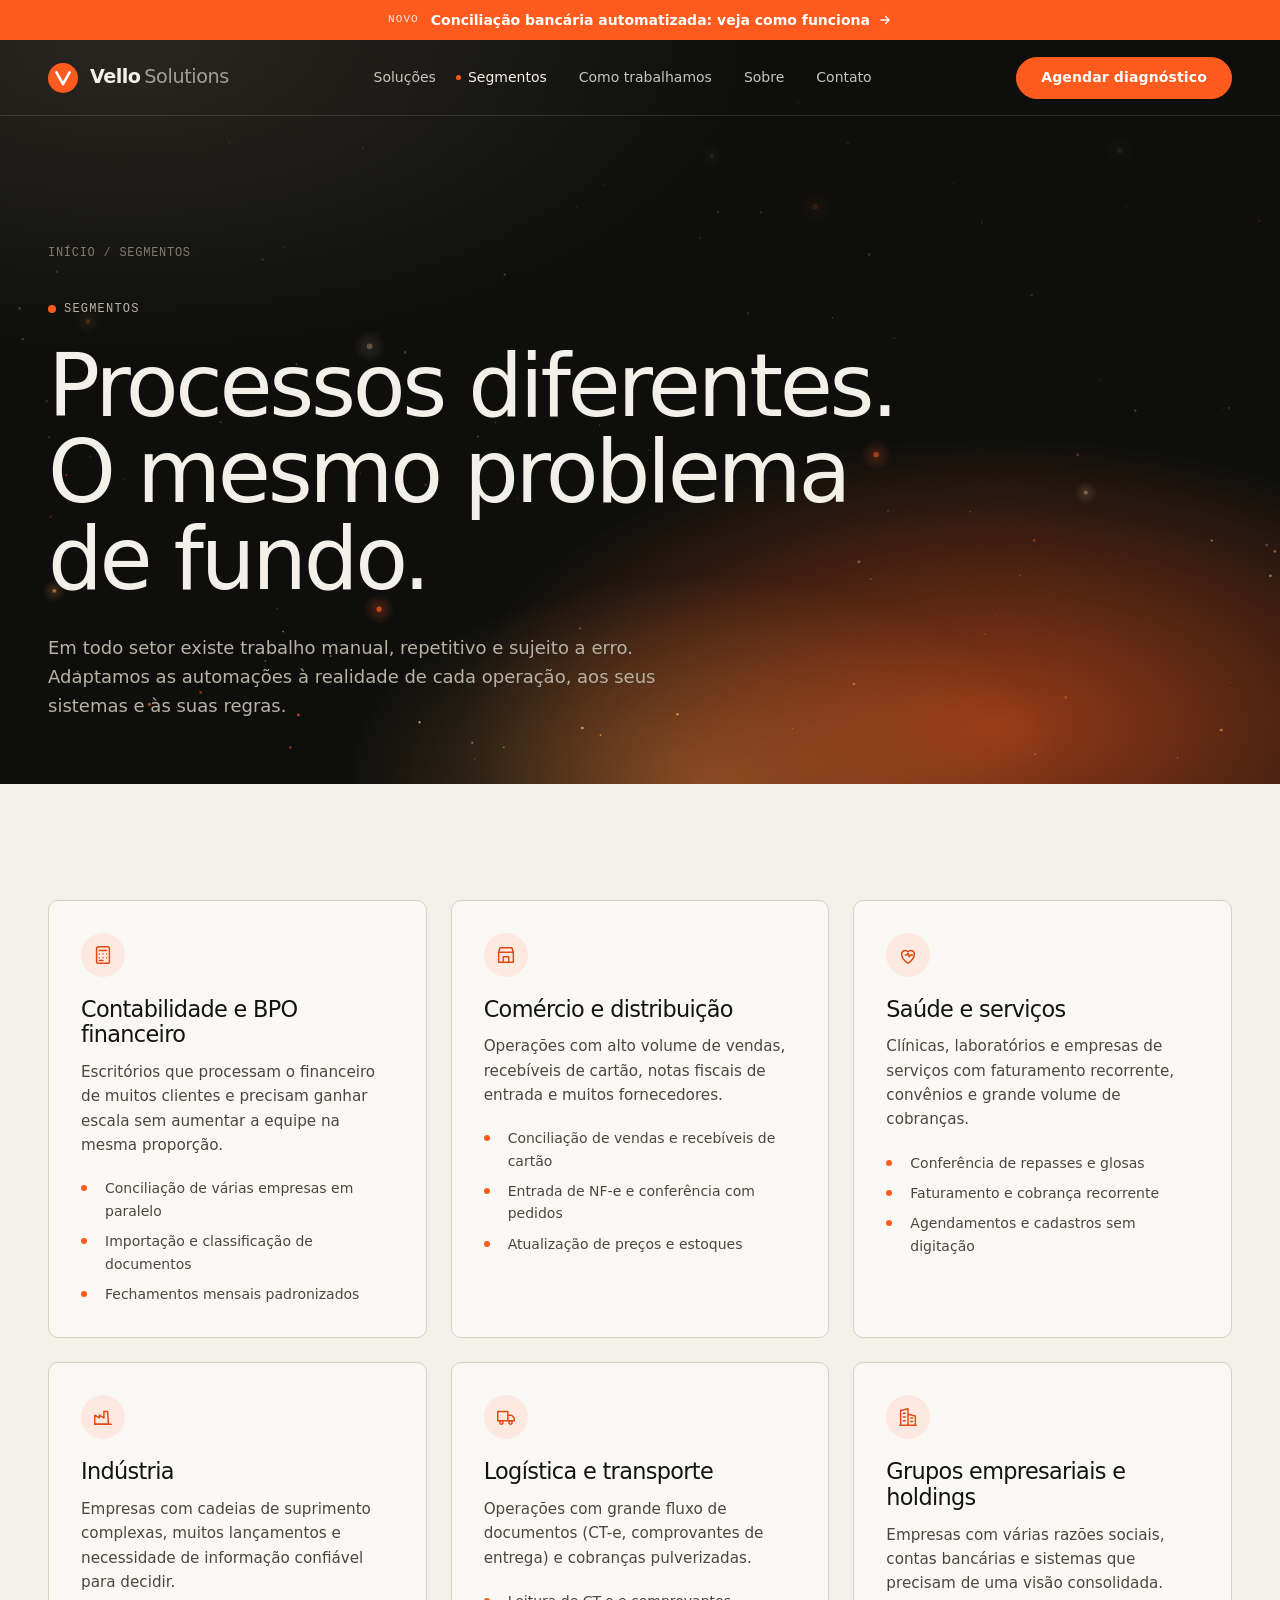
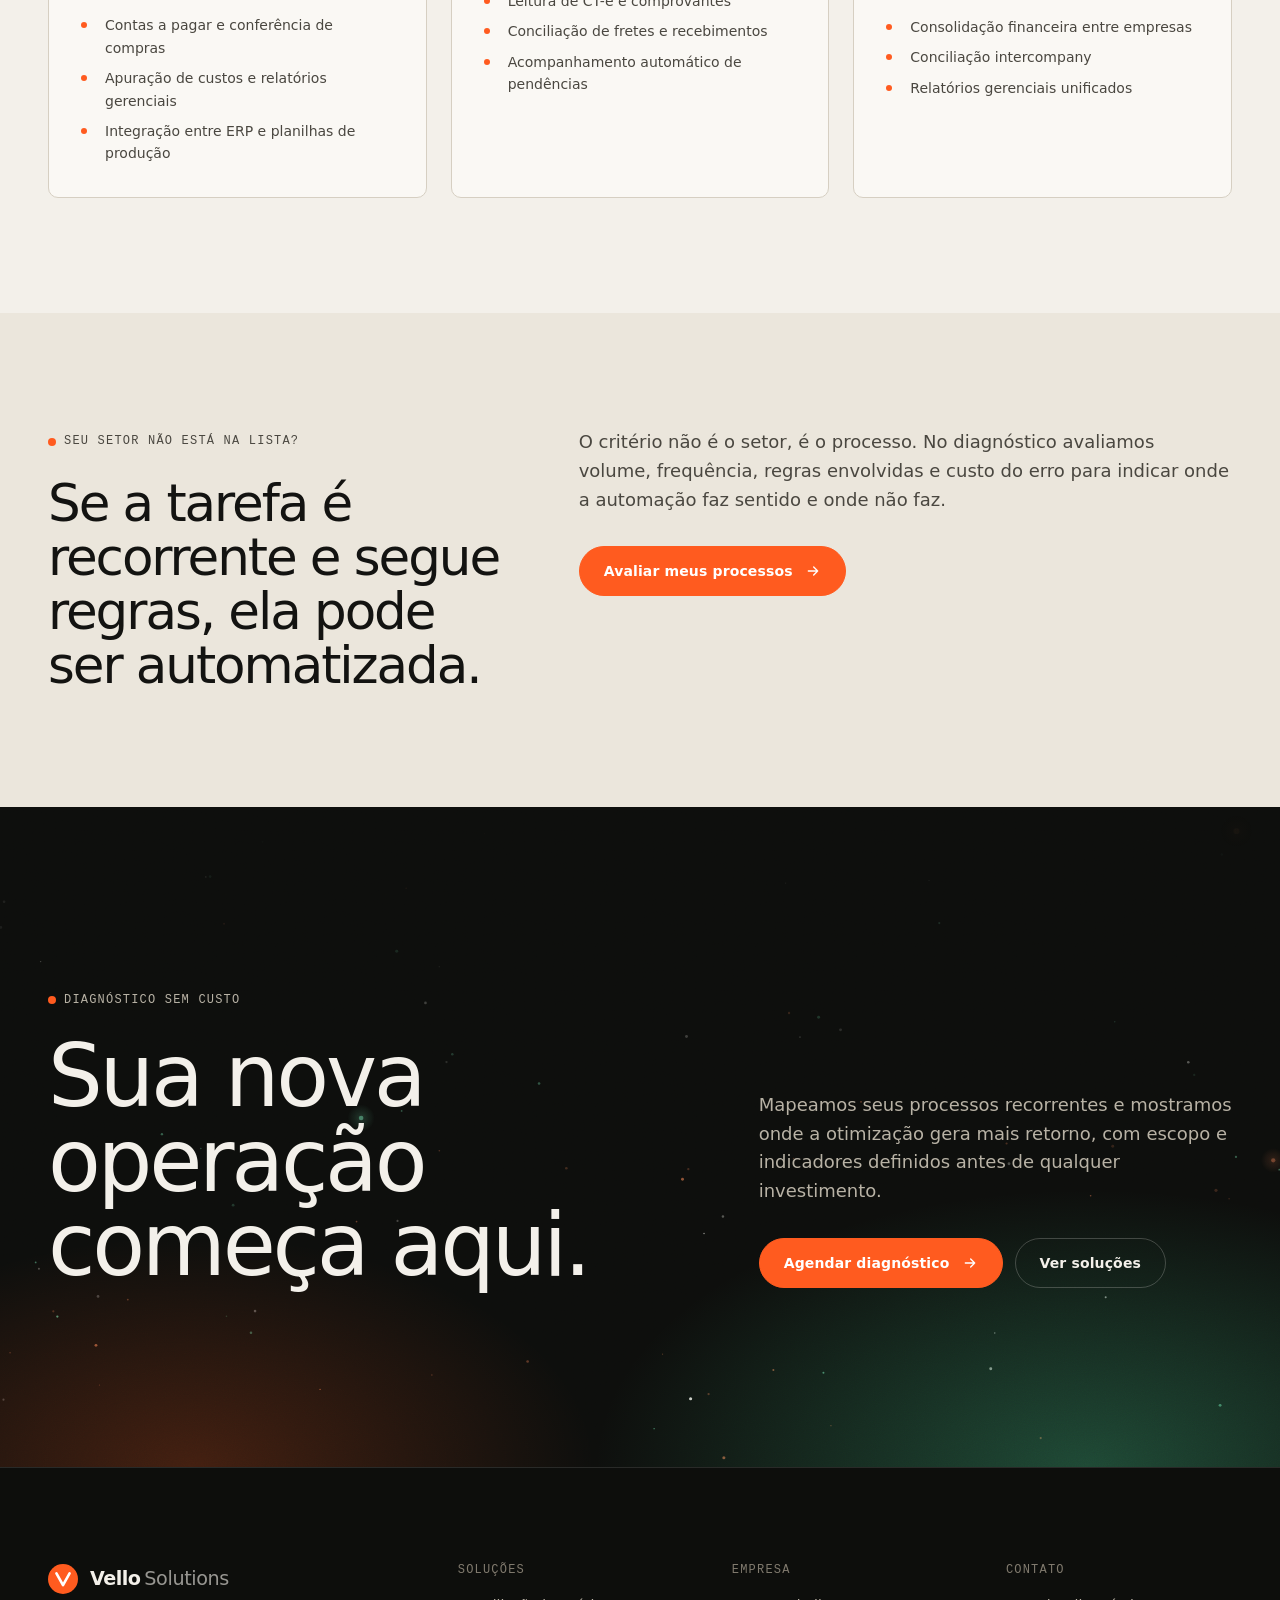
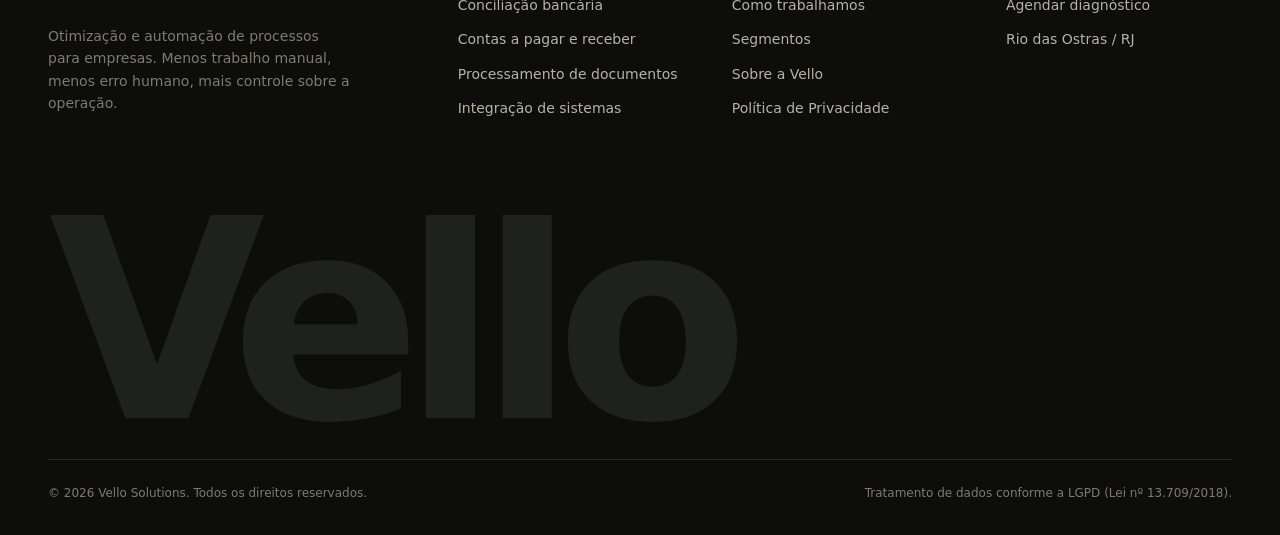
<file: segmentos.html>
<!DOCTYPE html>
<html lang="pt-BR">
<head>
<meta charset="UTF-8">
<meta name="viewport" content="width=device-width, initial-scale=1">
<meta http-equiv="Content-Security-Policy" content="default-src 'self'; script-src 'self' 'unsafe-inline'; style-src 'self' 'unsafe-inline' https://fonts.googleapis.com; font-src 'self' https://fonts.gstatic.com; img-src 'self' data:; connect-src 'self' https:; form-action 'self' https:; base-uri 'self'">
<meta name="referrer" content="strict-origin-when-cross-origin">
<title>Segmentos atendidos | Otimização de processos por setor | Vello Solutions</title>
<meta name="description" content="Automação de processos financeiros e administrativos para contabilidade e BPO, comércio, saúde, indústria, logística e grupos empresariais.">
<meta name="theme-color" content="#0d0e0c">
<link rel="canonical" href="https://vellosolutions.com.br/segmentos.html">
<link rel="icon" href="assets/vello-logo.svg" type="image/svg+xml">
<meta property="og:site_name" content="Vello Solutions">
<meta property="og:locale" content="pt_BR">
<meta property="og:type" content="website">
<meta property="og:title" content="Segmentos atendidos | Otimização de processos por setor | Vello Solutions">
<meta property="og:description" content="Automação de processos financeiros e administrativos para contabilidade e BPO, comércio, saúde, indústria, logística e grupos empresariais.">
<meta property="og:url" content="https://vellosolutions.com.br/segmentos.html">
<meta name="twitter:card" content="summary">
<link rel="preconnect" href="https://fonts.googleapis.com">
<link rel="preconnect" href="https://fonts.gstatic.com" crossorigin>
<link rel="stylesheet" href="https://fonts.googleapis.com/css2?family=Inter+Tight:wght@400;500;600;800&family=Inter:wght@400;500;600;800&family=JetBrains+Mono:wght@400;500&display=swap">
<link rel="stylesheet" href="css/styles.css">
<script>document.documentElement.classList.add("js")</script>
<script type="application/ld+json">{"@context": "https://schema.org", "@type": "ProfessionalService", "name": "Vello Solutions", "url": "https://vellosolutions.com.br/", "logo": "https://vellosolutions.com.br/assets/vello-logo.svg", "description": "Otimização e automação de processos empresariais: rotinas administrativas, financeiras e operacionais recorrentes, conciliação bancária, contas a pagar e receber e processamento de documentos, com menos erro humano.", "areaServed": {"@type": "Country", "name": "Brasil"}, "address": {"@type": "PostalAddress", "addressLocality": "Rio das Ostras", "addressRegion": "RJ", "addressCountry": "BR"}, "knowsAbout": ["Otimização de processos", "Automação de processos empresariais", "Conciliação bancária automatizada", "Automação financeira", "Contas a pagar e a receber", "RPA", "Processamento inteligente de documentos", "Integração de sistemas"]}</script>
</head><body>
<a class="skip-link" href="#main">Pular para o conteúdo</a>
<div class="utility-bar">
  <div class="container">
    <span class="mono">Novo</span>
    <a href="solucoes.html#conciliacao-bancaria">Conciliação bancária automatizada: veja como funciona <svg width="14" height="14" viewBox="0 0 24 24" fill="none" stroke="currentColor" stroke-width="2.2" stroke-linecap="round" stroke-linejoin="round" aria-hidden="true"><path d="M5 12h14M13 6l6 6-6 6"/></svg></a>
  </div>
</div>
<header class="site-header">
  <div class="container nav">
    <a class="brand" href="index.html" aria-label="Vello Solutions, página inicial">
      <svg class="brand-mark" viewBox="0 0 32 32" aria-hidden="true"><rect width="32" height="32" rx="16" fill="#ff5b1f"/><path d="M9 10l7 12.5L23 10" fill="none" stroke="#fff" stroke-width="2.8" stroke-linecap="round" stroke-linejoin="round"/></svg>
      <span class="brand-name">Vello<small>Solutions</small></span>
    </a>
    <nav aria-label="Navegação principal">
      <div class="nav-links" id="nav-links">
        <a href="solucoes.html">Soluções</a>
        <a href="segmentos.html" aria-current="page">Segmentos</a>
        <a href="plataforma.html">Como trabalhamos</a>
        <a href="sobre.html">Sobre</a>
        <a href="contato.html">Contato</a>
        <a class="btn btn-primary nav-links-cta" href="contato.html">Agendar diagnóstico</a>
      </div>
    </nav>
    <div class="nav-actions">
      <a class="btn btn-primary nav-cta" href="contato.html">Agendar diagnóstico</a>
      <button class="nav-toggle" type="button" aria-expanded="false" aria-controls="nav-links" aria-label="Abrir menu"><span></span></button>
    </div>
  </div>
</header>

<main id="main">
<section class="page-hero grain">
  <canvas class="atmos" data-mode="fire" aria-hidden="true"></canvas><div class="atmos-glow" aria-hidden="true"></div>
  <div class="container">
    <nav class="breadcrumb" aria-label="Você está em"><a href="index.html">Início</a><span aria-hidden="true">/</span><span>Segmentos</span></nav>
    <div data-reveal>
      <p class="eyebrow">Segmentos</p>
      <h1 class="display" data-split><span class="line"><span style="--i:0">Processos diferentes.</span></span><span class="line"><span style="--i:1">O mesmo problema de fundo.</span></span></h1>
      <p class="lead">Em todo setor existe trabalho manual, repetitivo e sujeito a erro. Adaptamos as automações à realidade de cada operação, aos seus sistemas e às suas regras.</p>
    </div>
    
  </div>
</section>
<section class="section">
  <div class="container">
    <div class="grid grid-3" data-reveal-group>
      <article class="card" data-reveal>
        <div class="card-icon"><svg viewBox="0 0 24 24" fill="none" stroke="currentColor" stroke-width="1.6" stroke-linecap="round" stroke-linejoin="round" aria-hidden="true"><rect x="5" y="3" width="14" height="18" rx="2"/><path d="M8 7h8M8 11h.01M12 11h.01M16 11h.01M8 15h.01M12 15h.01M16 15h.01M8 18h4"/></svg></div>
        <h2 class="card-title">Contabilidade e BPO financeiro</h2>
        <p class="card-body">Escritórios que processam o financeiro de muitos clientes e precisam ganhar escala sem aumentar a equipe na mesma proporção.</p>
        <ul class="card-list"><li>Conciliação de várias empresas em paralelo</li><li>Importação e classificação de documentos</li><li>Fechamentos mensais padronizados</li></ul>
      </article>
      <article class="card" data-reveal>
        <div class="card-icon"><svg viewBox="0 0 24 24" fill="none" stroke="currentColor" stroke-width="1.6" stroke-linecap="round" stroke-linejoin="round" aria-hidden="true"><path d="M4 9l1.5-5h13L20 9M4 9v11h16V9M4 9h16M9 20v-6h6v6"/></svg></div>
        <h2 class="card-title">Comércio e distribuição</h2>
        <p class="card-body">Operações com alto volume de vendas, recebíveis de cartão, notas fiscais de entrada e muitos fornecedores.</p>
        <ul class="card-list"><li>Conciliação de vendas e recebíveis de cartão</li><li>Entrada de NF-e e conferência com pedidos</li><li>Atualização de preços e estoques</li></ul>
      </article>
      <article class="card" data-reveal>
        <div class="card-icon"><svg viewBox="0 0 24 24" fill="none" stroke="currentColor" stroke-width="1.6" stroke-linecap="round" stroke-linejoin="round" aria-hidden="true"><path d="M12 21s-7-4.4-7-10a4 4 0 0 1 7-2.6A4 4 0 0 1 19 11c0 5.6-7 10-7 10z"/><path d="M9 12h2l1-2 1.5 4 1-2H17"/></svg></div>
        <h2 class="card-title">Saúde e serviços</h2>
        <p class="card-body">Clínicas, laboratórios e empresas de serviços com faturamento recorrente, convênios e grande volume de cobranças.</p>
        <ul class="card-list"><li>Conferência de repasses e glosas</li><li>Faturamento e cobrança recorrente</li><li>Agendamentos e cadastros sem digitação</li></ul>
      </article>
      <article class="card" data-reveal>
        <div class="card-icon"><svg viewBox="0 0 24 24" fill="none" stroke="currentColor" stroke-width="1.6" stroke-linecap="round" stroke-linejoin="round" aria-hidden="true"><path d="M3 20V10l5 3V10l5 3V6h4l1 14z"/><path d="M3 20h18"/></svg></div>
        <h2 class="card-title">Indústria</h2>
        <p class="card-body">Empresas com cadeias de suprimento complexas, muitos lançamentos e necessidade de informação confiável para decidir.</p>
        <ul class="card-list"><li>Contas a pagar e conferência de compras</li><li>Apuração de custos e relatórios gerenciais</li><li>Integração entre ERP e planilhas de produção</li></ul>
      </article>
      <article class="card" data-reveal>
        <div class="card-icon"><svg viewBox="0 0 24 24" fill="none" stroke="currentColor" stroke-width="1.6" stroke-linecap="round" stroke-linejoin="round" aria-hidden="true"><path d="M3 6h11v10H3zM14 10h4l3 3v3h-7"/><circle cx="7" cy="18" r="1.8"/><circle cx="17" cy="18" r="1.8"/></svg></div>
        <h2 class="card-title">Logística e transporte</h2>
        <p class="card-body">Operações com grande fluxo de documentos (CT-e, comprovantes de entrega) e cobranças pulverizadas.</p>
        <ul class="card-list"><li>Leitura de CT-e e comprovantes</li><li>Conciliação de fretes e recebimentos</li><li>Acompanhamento automático de pendências</li></ul>
      </article>
      <article class="card" data-reveal>
        <div class="card-icon"><svg viewBox="0 0 24 24" fill="none" stroke="currentColor" stroke-width="1.6" stroke-linecap="round" stroke-linejoin="round" aria-hidden="true"><path d="M4 21V5l8-2v18M12 21V9l8 2v10M3 21h18M7 8h2M7 12h2M7 16h2M15 13h2M15 17h2"/></svg></div>
        <h2 class="card-title">Grupos empresariais e holdings</h2>
        <p class="card-body">Empresas com várias razões sociais, contas bancárias e sistemas que precisam de uma visão consolidada.</p>
        <ul class="card-list"><li>Consolidação financeira entre empresas</li><li>Conciliação intercompany</li><li>Relatórios gerenciais unificados</li></ul>
      </article>
    </div>
  </div>
</section>
<section class="section section--alt">
  <div class="container split">
    <div data-reveal>
      <p class="eyebrow">Seu setor não está na lista?</p>
      <h2 class="h2">Se a tarefa é recorrente e segue regras, ela pode ser automatizada.</h2>
    </div>
    <div data-reveal>
      <p class="lead">O critério não é o setor, é o processo. No diagnóstico avaliamos volume, frequência, regras envolvidas e custo do erro para indicar onde a automação faz sentido e onde não faz.</p>
      <a class="btn btn-primary mt-6" href="contato.html">Avaliar meus processos <svg class="btn-arrow" width="16" height="16" viewBox="0 0 24 24" fill="none" stroke="currentColor" stroke-width="2" stroke-linecap="round" stroke-linejoin="round" aria-hidden="true"><path d="M5 12h14M13 6l6 6-6 6"/></svg></a>
    </div>
  </div>
</section>
<section class="cta-band grain" aria-labelledby="cta-title">
  <canvas class="atmos" data-mode="forest" aria-hidden="true"></canvas>
  <div class="atmos-glow atmos-glow--forest" aria-hidden="true"></div>
  <div class="container cta-inner">
    <div>
      <p class="eyebrow" data-reveal>Diagnóstico sem custo</p>
      <h2 id="cta-title" data-split><span class="line"><span style="--i:0">Sua nova operação</span></span><span class="line"><span style="--i:1">começa aqui.</span></span></h2>
    </div>
    <div data-reveal>
      <p class="lead">Mapeamos seus processos recorrentes e mostramos onde a otimização gera mais retorno, com escopo e indicadores definidos antes de qualquer investimento.</p>
      <div class="cta-actions">
      <a class="btn btn-primary" href="contato.html">Agendar diagnóstico <svg class="btn-arrow" width="16" height="16" viewBox="0 0 24 24" fill="none" stroke="currentColor" stroke-width="2" stroke-linecap="round" stroke-linejoin="round" aria-hidden="true"><path d="M5 12h14M13 6l6 6-6 6"/></svg></a>
        <a class="btn btn-ghost-dark" href="solucoes.html">Ver soluções</a>
      </div>
    </div>
  </div>
</section>
</main>
<footer class="site-footer">
  <div class="container">
    <div class="footer-grid">
      <div>
        <a class="brand footer-brand" href="index.html"><svg class="brand-mark" viewBox="0 0 32 32" aria-hidden="true"><rect width="32" height="32" rx="16" fill="#ff5b1f"/><path d="M9 10l7 12.5L23 10" fill="none" stroke="#fff" stroke-width="2.8" stroke-linecap="round" stroke-linejoin="round"/></svg><span class="brand-name">Vello<small>Solutions</small></span></a>
        <p class="footer-about">Otimização e automação de processos para empresas. Menos trabalho manual, menos erro humano, mais controle sobre a operação.</p>
      </div>
      <div class="footer-col">
        <h2>Soluções</h2>
        <ul>
          <li><a href="solucoes.html#conciliacao-bancaria">Conciliação bancária</a></li>
          <li><a href="solucoes.html#contas-a-pagar-e-receber">Contas a pagar e receber</a></li>
          <li><a href="solucoes.html#documentos">Processamento de documentos</a></li>
          <li><a href="solucoes.html#integracao-de-sistemas">Integração de sistemas</a></li>
        </ul>
      </div>
      <div class="footer-col">
        <h2>Empresa</h2>
        <ul>
          <li><a href="plataforma.html">Como trabalhamos</a></li>
          <li><a href="segmentos.html">Segmentos</a></li>
          <li><a href="sobre.html">Sobre a Vello</a></li>
          <li><a href="politica-de-privacidade.html">Política de Privacidade</a></li>
        </ul>
      </div>
      <div class="footer-col">
        <h2>Contato</h2>
        <ul>
          <li><a href="contato.html">Agendar diagnóstico</a></li>
          <li><a data-email href="#">E-mail</a></li>
          <li><a data-wa href="#" data-keep-text>WhatsApp</a></li>
          <li><a data-linkedin href="#">LinkedIn</a></li>
          <li>Rio das Ostras / RJ</li>
        </ul>
      </div>
    </div>
    <div class="footer-word" aria-hidden="true">Vello</div>
    <div class="footer-bottom">
      <span>© <span data-year>2026</span> Vello Solutions. Todos os direitos reservados.</span>
      <span>Tratamento de dados conforme a LGPD (Lei nº 13.709/2018).</span>
    </div>
  </div>
</footer>
<script src="js/main.js" defer></script>
</body>
</html>
</file>
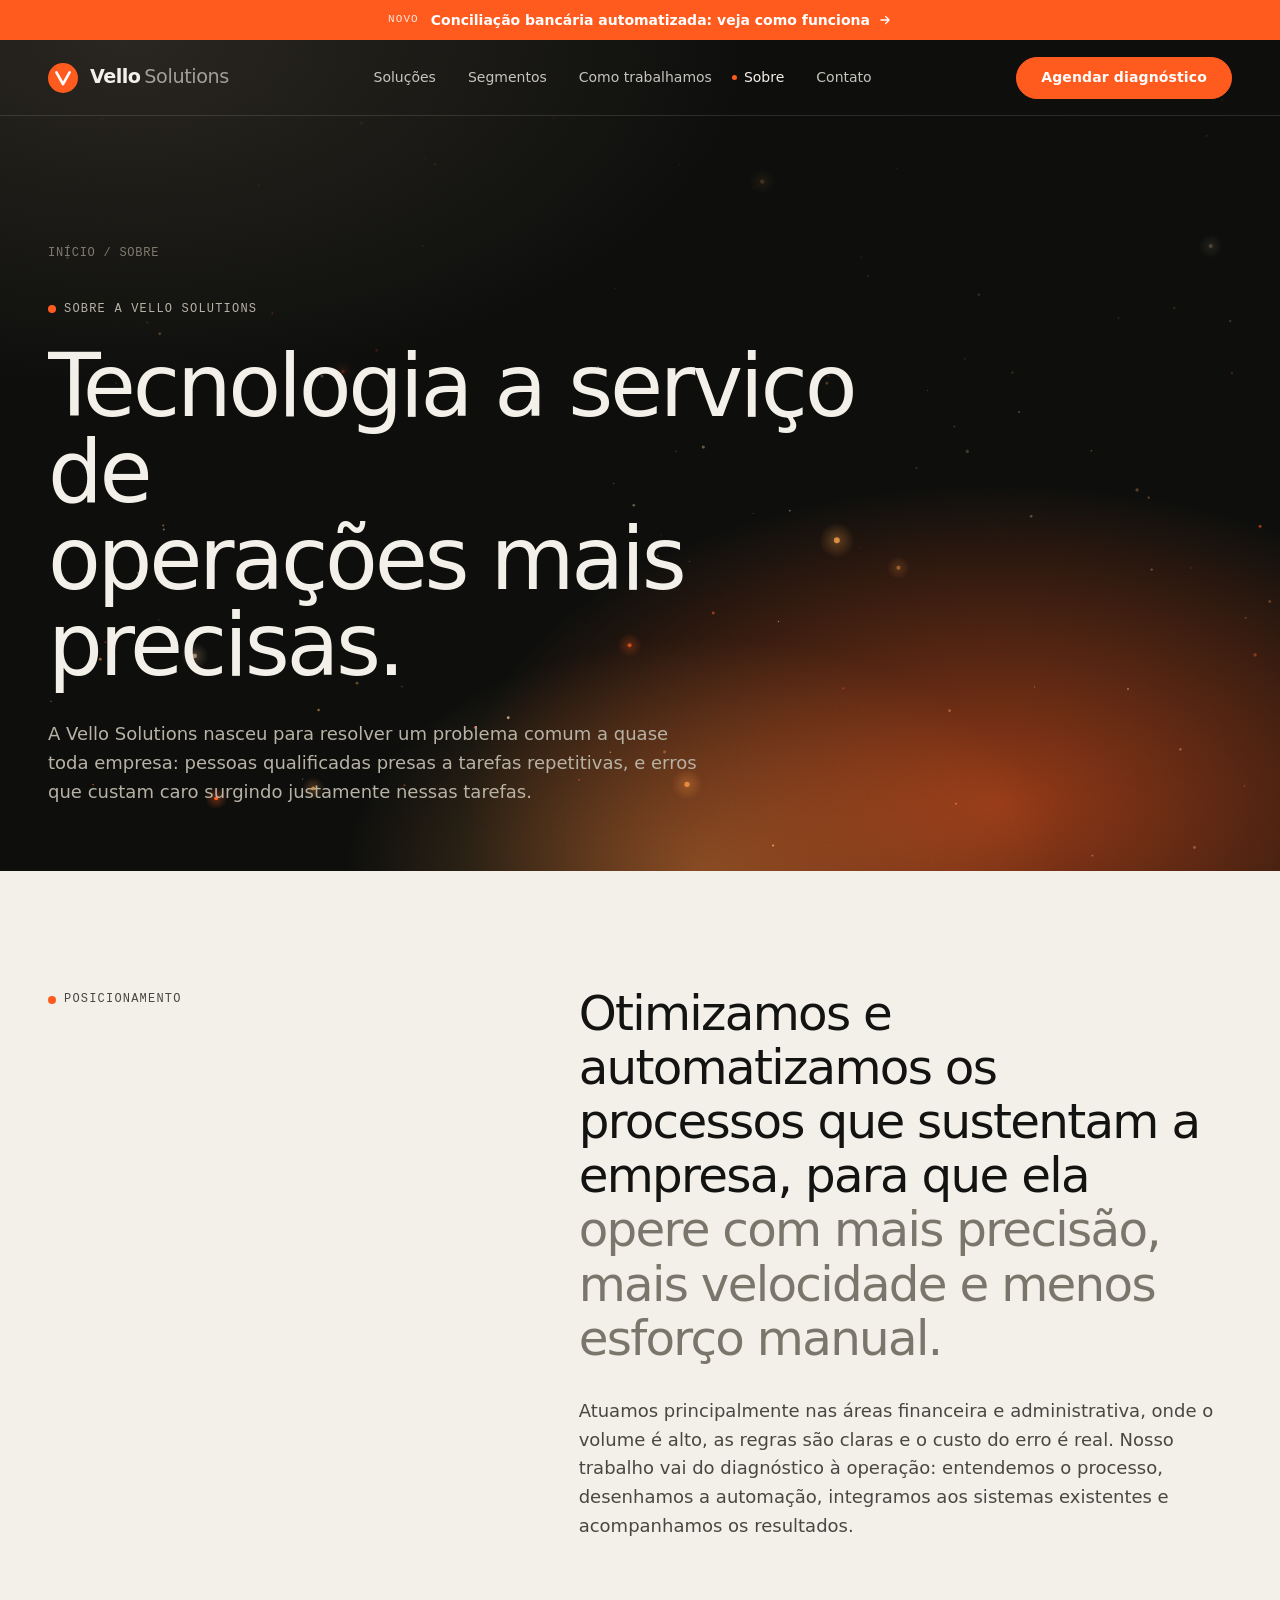
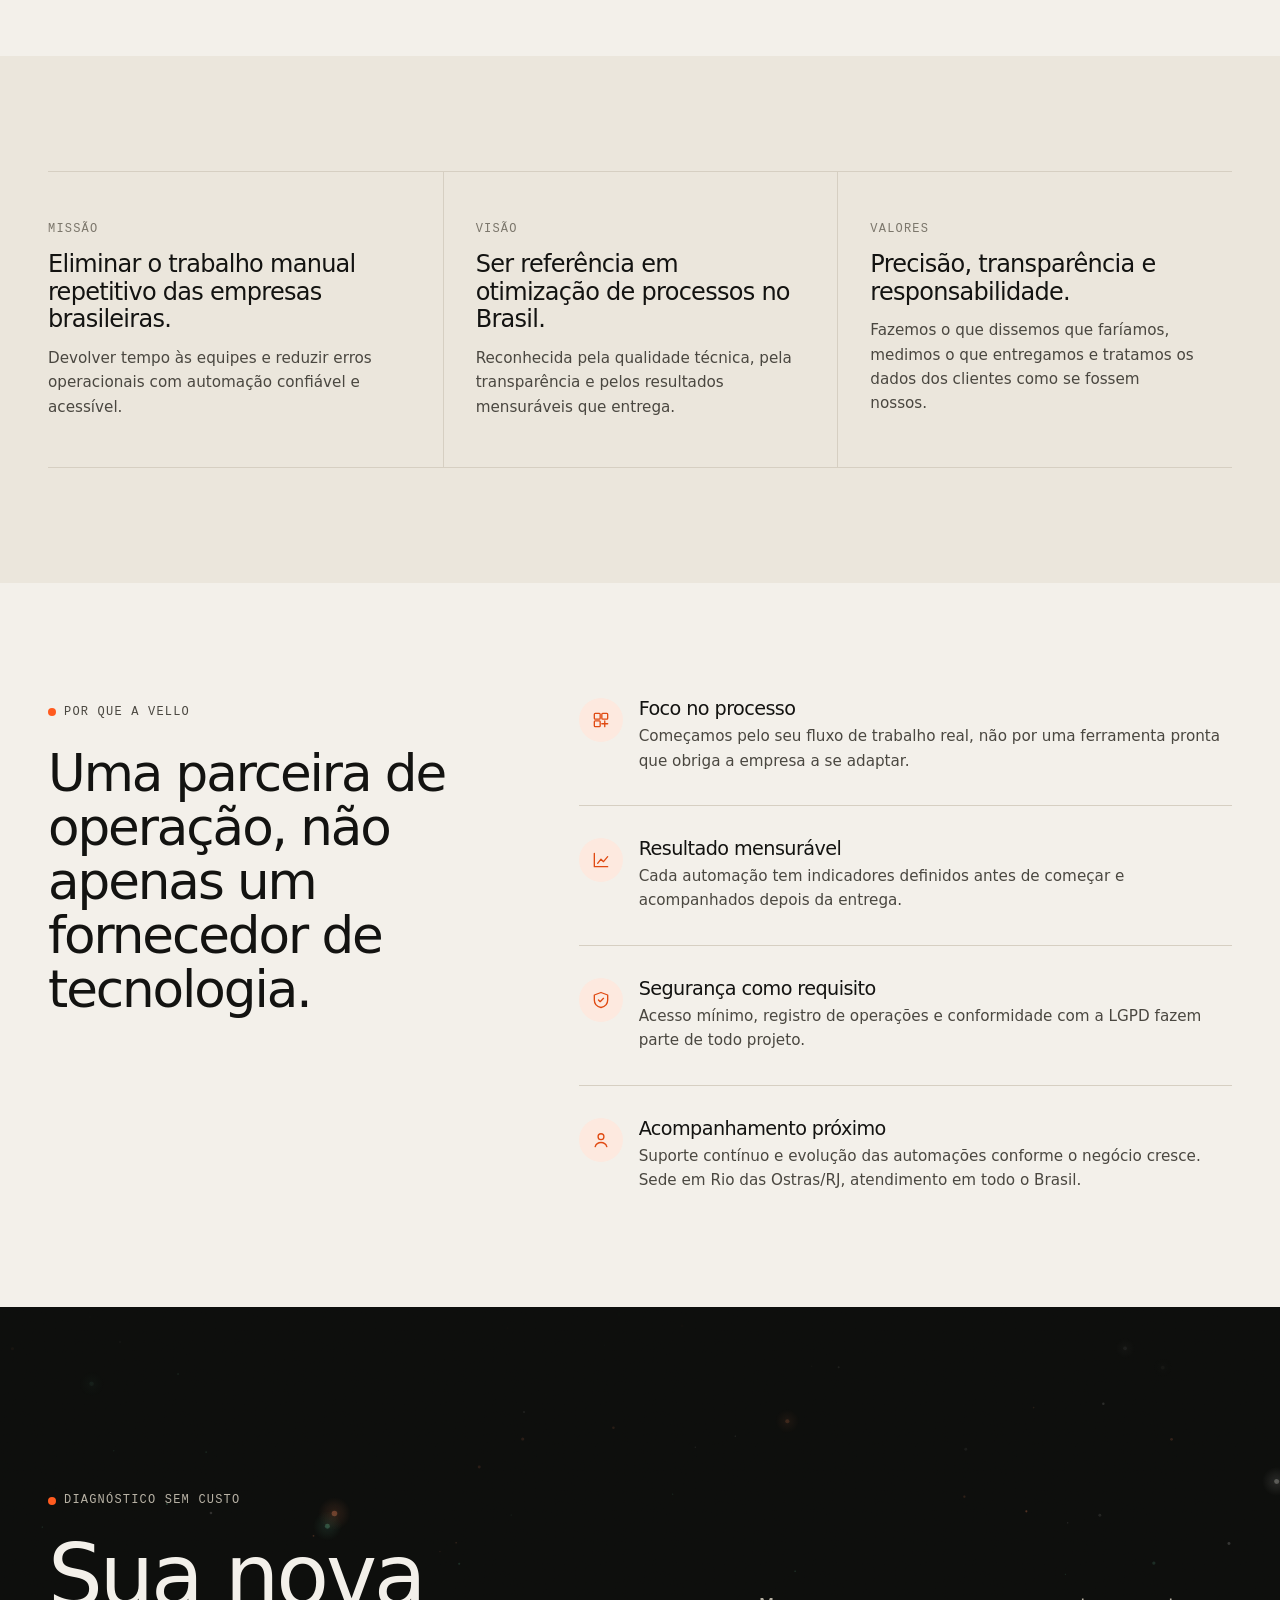
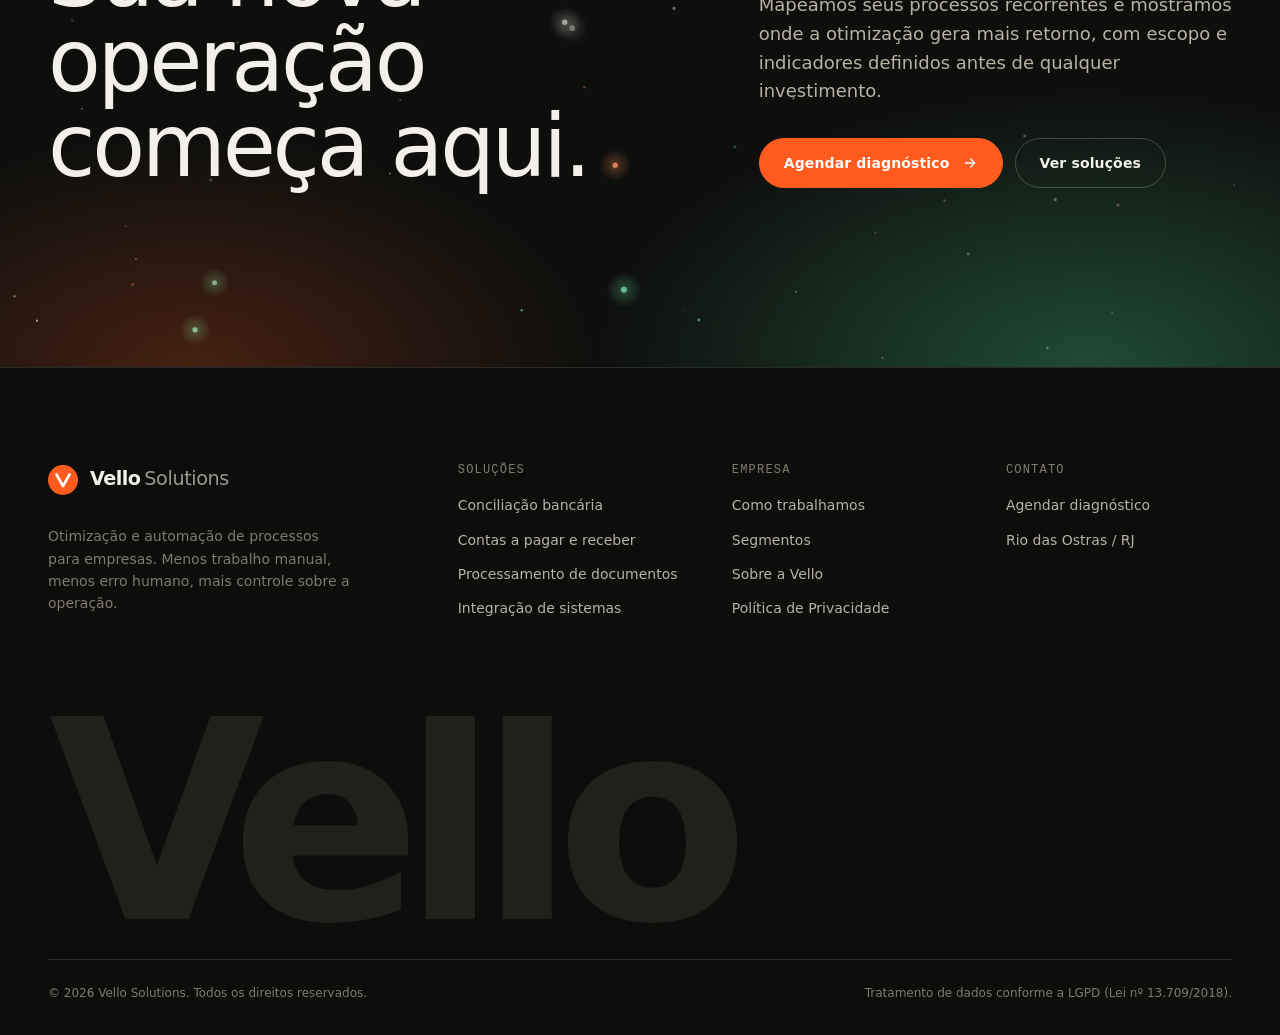
<file: sobre.html>
<!DOCTYPE html>
<html lang="pt-BR">
<head>
<meta charset="UTF-8">
<meta name="viewport" content="width=device-width, initial-scale=1">
<meta http-equiv="Content-Security-Policy" content="default-src 'self'; script-src 'self' 'unsafe-inline'; style-src 'self' 'unsafe-inline' https://fonts.googleapis.com; font-src 'self' https://fonts.gstatic.com; img-src 'self' data:; connect-src 'self' https:; form-action 'self' https:; base-uri 'self'">
<meta name="referrer" content="strict-origin-when-cross-origin">
<title>Sobre a Vello Solutions | Otimização e automação de processos</title>
<meta name="description" content="Conheça a Vello Solutions: empresa de otimização e automação de processos para as áreas administrativa, financeira e operacional. Missão, visão, valores e forma de trabalho.">
<meta name="theme-color" content="#0d0e0c">
<link rel="canonical" href="https://vellosolutions.com.br/sobre.html">
<link rel="icon" href="assets/vello-logo.svg" type="image/svg+xml">
<meta property="og:site_name" content="Vello Solutions">
<meta property="og:locale" content="pt_BR">
<meta property="og:type" content="website">
<meta property="og:title" content="Sobre a Vello Solutions | Otimização e automação de processos">
<meta property="og:description" content="Conheça a Vello Solutions: empresa de otimização e automação de processos para as áreas administrativa, financeira e operacional. Missão, visão, valores e forma de trabalho.">
<meta property="og:url" content="https://vellosolutions.com.br/sobre.html">
<meta name="twitter:card" content="summary">
<link rel="preconnect" href="https://fonts.googleapis.com">
<link rel="preconnect" href="https://fonts.gstatic.com" crossorigin>
<link rel="stylesheet" href="https://fonts.googleapis.com/css2?family=Inter+Tight:wght@400;500;600;800&family=Inter:wght@400;500;600;800&family=JetBrains+Mono:wght@400;500&display=swap">
<link rel="stylesheet" href="css/styles.css">
<script>document.documentElement.classList.add("js")</script>
<script type="application/ld+json">{"@context": "https://schema.org", "@type": "ProfessionalService", "name": "Vello Solutions", "url": "https://vellosolutions.com.br/", "logo": "https://vellosolutions.com.br/assets/vello-logo.svg", "description": "Otimização e automação de processos empresariais: rotinas administrativas, financeiras e operacionais recorrentes, conciliação bancária, contas a pagar e receber e processamento de documentos, com menos erro humano.", "areaServed": {"@type": "Country", "name": "Brasil"}, "address": {"@type": "PostalAddress", "addressLocality": "Rio das Ostras", "addressRegion": "RJ", "addressCountry": "BR"}, "knowsAbout": ["Otimização de processos", "Automação de processos empresariais", "Conciliação bancária automatizada", "Automação financeira", "Contas a pagar e a receber", "RPA", "Processamento inteligente de documentos", "Integração de sistemas"]}</script>
</head><body>
<a class="skip-link" href="#main">Pular para o conteúdo</a>
<div class="utility-bar">
  <div class="container">
    <span class="mono">Novo</span>
    <a href="solucoes.html#conciliacao-bancaria">Conciliação bancária automatizada: veja como funciona <svg width="14" height="14" viewBox="0 0 24 24" fill="none" stroke="currentColor" stroke-width="2.2" stroke-linecap="round" stroke-linejoin="round" aria-hidden="true"><path d="M5 12h14M13 6l6 6-6 6"/></svg></a>
  </div>
</div>
<header class="site-header">
  <div class="container nav">
    <a class="brand" href="index.html" aria-label="Vello Solutions, página inicial">
      <svg class="brand-mark" viewBox="0 0 32 32" aria-hidden="true"><rect width="32" height="32" rx="16" fill="#ff5b1f"/><path d="M9 10l7 12.5L23 10" fill="none" stroke="#fff" stroke-width="2.8" stroke-linecap="round" stroke-linejoin="round"/></svg>
      <span class="brand-name">Vello<small>Solutions</small></span>
    </a>
    <nav aria-label="Navegação principal">
      <div class="nav-links" id="nav-links">
        <a href="solucoes.html">Soluções</a>
        <a href="segmentos.html">Segmentos</a>
        <a href="plataforma.html">Como trabalhamos</a>
        <a href="sobre.html" aria-current="page">Sobre</a>
        <a href="contato.html">Contato</a>
        <a class="btn btn-primary nav-links-cta" href="contato.html">Agendar diagnóstico</a>
      </div>
    </nav>
    <div class="nav-actions">
      <a class="btn btn-primary nav-cta" href="contato.html">Agendar diagnóstico</a>
      <button class="nav-toggle" type="button" aria-expanded="false" aria-controls="nav-links" aria-label="Abrir menu"><span></span></button>
    </div>
  </div>
</header>

<main id="main">
<section class="page-hero grain">
  <canvas class="atmos" data-mode="fire" aria-hidden="true"></canvas><div class="atmos-glow" aria-hidden="true"></div>
  <div class="container">
    <nav class="breadcrumb" aria-label="Você está em"><a href="index.html">Início</a><span aria-hidden="true">/</span><span>Sobre</span></nav>
    <div data-reveal>
      <p class="eyebrow">Sobre a Vello Solutions</p>
      <h1 class="display" data-split><span class="line"><span style="--i:0">Tecnologia a serviço de</span></span><span class="line"><span style="--i:1">operações mais precisas.</span></span></h1>
      <p class="lead">A Vello Solutions nasceu para resolver um problema comum a quase toda empresa: pessoas qualificadas presas a tarefas repetitivas, e erros que custam caro surgindo justamente nessas tarefas.</p>
    </div>
    
  </div>
</section>
<section class="section">
  <div class="container split">
    <div data-reveal><p class="eyebrow">Posicionamento</p></div>
    <div data-reveal>
      <p class="statement">Otimizamos e automatizamos os processos que sustentam a empresa, para que ela <em>opere com mais precisão, mais velocidade e menos esforço manual.</em></p>
      <p class="lead mt-6">Atuamos principalmente nas áreas financeira e administrativa, onde o volume é alto, as regras são claras e o custo do erro é real. Nosso trabalho vai do diagnóstico à operação: entendemos o processo, desenhamos a automação, integramos aos sistemas existentes e acompanhamos os resultados.</p>
    </div>
  </div>
</section>
<section class="section section--alt">
  <div class="container">
    <div class="grid grid-3 grid--ruled" data-reveal-group>
      <div class="cell" data-reveal><span class="cell-index">Missão</span><h3>Eliminar o trabalho manual repetitivo das empresas brasileiras.</h3><p>Devolver tempo às equipes e reduzir erros operacionais com automação confiável e acessível.</p></div>
      <div class="cell" data-reveal><span class="cell-index">Visão</span><h3>Ser referência em otimização de processos no Brasil.</h3><p>Reconhecida pela qualidade técnica, pela transparência e pelos resultados mensuráveis que entrega.</p></div>
      <div class="cell" data-reveal><span class="cell-index">Valores</span><h3>Precisão, transparência e responsabilidade.</h3><p>Fazemos o que dissemos que faríamos, medimos o que entregamos e tratamos os dados dos clientes como se fossem nossos.</p></div>
    </div>
  </div>
</section>
<section class="section">
  <div class="container split">
    <div data-reveal>
      <p class="eyebrow">Por que a Vello</p>
      <h2 class="h2">Uma parceira de operação, não apenas um fornecedor de tecnologia.</h2>
    </div>
    <div class="feature-list" data-reveal style="margin-top:0">
      <div class="feature"><div class="feature-icon"><svg viewBox="0 0 24 24" fill="none" stroke="currentColor" stroke-width="1.6" stroke-linecap="round" stroke-linejoin="round" aria-hidden="true"><rect x="4" y="4" width="7" height="7" rx="1"/><rect x="13" y="4" width="7" height="7" rx="1"/><rect x="4" y="13" width="7" height="7" rx="1"/><path d="M13 16.5h7M16.5 13v7"/></svg></div><div><h3>Foco no processo</h3><p>Começamos pelo seu fluxo de trabalho real, não por uma ferramenta pronta que obriga a empresa a se adaptar.</p></div></div>
      <div class="feature"><div class="feature-icon"><svg viewBox="0 0 24 24" fill="none" stroke="currentColor" stroke-width="1.6" stroke-linecap="round" stroke-linejoin="round" aria-hidden="true"><path d="M4 20V4M4 20h16"/><path d="M8 16l4-5 3 3 5-6"/></svg></div><div><h3>Resultado mensurável</h3><p>Cada automação tem indicadores definidos antes de começar e acompanhados depois da entrega.</p></div></div>
      <div class="feature"><div class="feature-icon"><svg viewBox="0 0 24 24" fill="none" stroke="currentColor" stroke-width="1.6" stroke-linecap="round" stroke-linejoin="round" aria-hidden="true"><path d="M12 3l8 3v6c0 4.5-3.4 8-8 9-4.6-1-8-4.5-8-9V6z"/><path d="M9 12l2 2 4-4"/></svg></div><div><h3>Segurança como requisito</h3><p>Acesso mínimo, registro de operações e conformidade com a LGPD fazem parte de todo projeto.</p></div></div>
      <div class="feature"><div class="feature-icon"><svg viewBox="0 0 24 24" fill="none" stroke="currentColor" stroke-width="1.6" stroke-linecap="round" stroke-linejoin="round" aria-hidden="true"><circle cx="12" cy="8" r="3.5"/><path d="M5 20c1.2-3.6 4-5 7-5s5.8 1.4 7 5"/></svg></div><div><h3>Acompanhamento próximo</h3><p>Suporte contínuo e evolução das automações conforme o negócio cresce. Sede em Rio das Ostras/RJ, atendimento em todo o Brasil.</p></div></div>
    </div>
  </div>
</section>
<section class="cta-band grain" aria-labelledby="cta-title">
  <canvas class="atmos" data-mode="forest" aria-hidden="true"></canvas>
  <div class="atmos-glow atmos-glow--forest" aria-hidden="true"></div>
  <div class="container cta-inner">
    <div>
      <p class="eyebrow" data-reveal>Diagnóstico sem custo</p>
      <h2 id="cta-title" data-split><span class="line"><span style="--i:0">Sua nova operação</span></span><span class="line"><span style="--i:1">começa aqui.</span></span></h2>
    </div>
    <div data-reveal>
      <p class="lead">Mapeamos seus processos recorrentes e mostramos onde a otimização gera mais retorno, com escopo e indicadores definidos antes de qualquer investimento.</p>
      <div class="cta-actions">
      <a class="btn btn-primary" href="contato.html">Agendar diagnóstico <svg class="btn-arrow" width="16" height="16" viewBox="0 0 24 24" fill="none" stroke="currentColor" stroke-width="2" stroke-linecap="round" stroke-linejoin="round" aria-hidden="true"><path d="M5 12h14M13 6l6 6-6 6"/></svg></a>
        <a class="btn btn-ghost-dark" href="solucoes.html">Ver soluções</a>
      </div>
    </div>
  </div>
</section>
</main>
<footer class="site-footer">
  <div class="container">
    <div class="footer-grid">
      <div>
        <a class="brand footer-brand" href="index.html"><svg class="brand-mark" viewBox="0 0 32 32" aria-hidden="true"><rect width="32" height="32" rx="16" fill="#ff5b1f"/><path d="M9 10l7 12.5L23 10" fill="none" stroke="#fff" stroke-width="2.8" stroke-linecap="round" stroke-linejoin="round"/></svg><span class="brand-name">Vello<small>Solutions</small></span></a>
        <p class="footer-about">Otimização e automação de processos para empresas. Menos trabalho manual, menos erro humano, mais controle sobre a operação.</p>
      </div>
      <div class="footer-col">
        <h2>Soluções</h2>
        <ul>
          <li><a href="solucoes.html#conciliacao-bancaria">Conciliação bancária</a></li>
          <li><a href="solucoes.html#contas-a-pagar-e-receber">Contas a pagar e receber</a></li>
          <li><a href="solucoes.html#documentos">Processamento de documentos</a></li>
          <li><a href="solucoes.html#integracao-de-sistemas">Integração de sistemas</a></li>
        </ul>
      </div>
      <div class="footer-col">
        <h2>Empresa</h2>
        <ul>
          <li><a href="plataforma.html">Como trabalhamos</a></li>
          <li><a href="segmentos.html">Segmentos</a></li>
          <li><a href="sobre.html">Sobre a Vello</a></li>
          <li><a href="politica-de-privacidade.html">Política de Privacidade</a></li>
        </ul>
      </div>
      <div class="footer-col">
        <h2>Contato</h2>
        <ul>
          <li><a href="contato.html">Agendar diagnóstico</a></li>
          <li><a data-email href="#">E-mail</a></li>
          <li><a data-wa href="#" data-keep-text>WhatsApp</a></li>
          <li><a data-linkedin href="#">LinkedIn</a></li>
          <li>Rio das Ostras / RJ</li>
        </ul>
      </div>
    </div>
    <div class="footer-word" aria-hidden="true">Vello</div>
    <div class="footer-bottom">
      <span>© <span data-year>2026</span> Vello Solutions. Todos os direitos reservados.</span>
      <span>Tratamento de dados conforme a LGPD (Lei nº 13.709/2018).</span>
    </div>
  </div>
</footer>
<script src="js/main.js" defer></script>
</body>
</html>
</file>
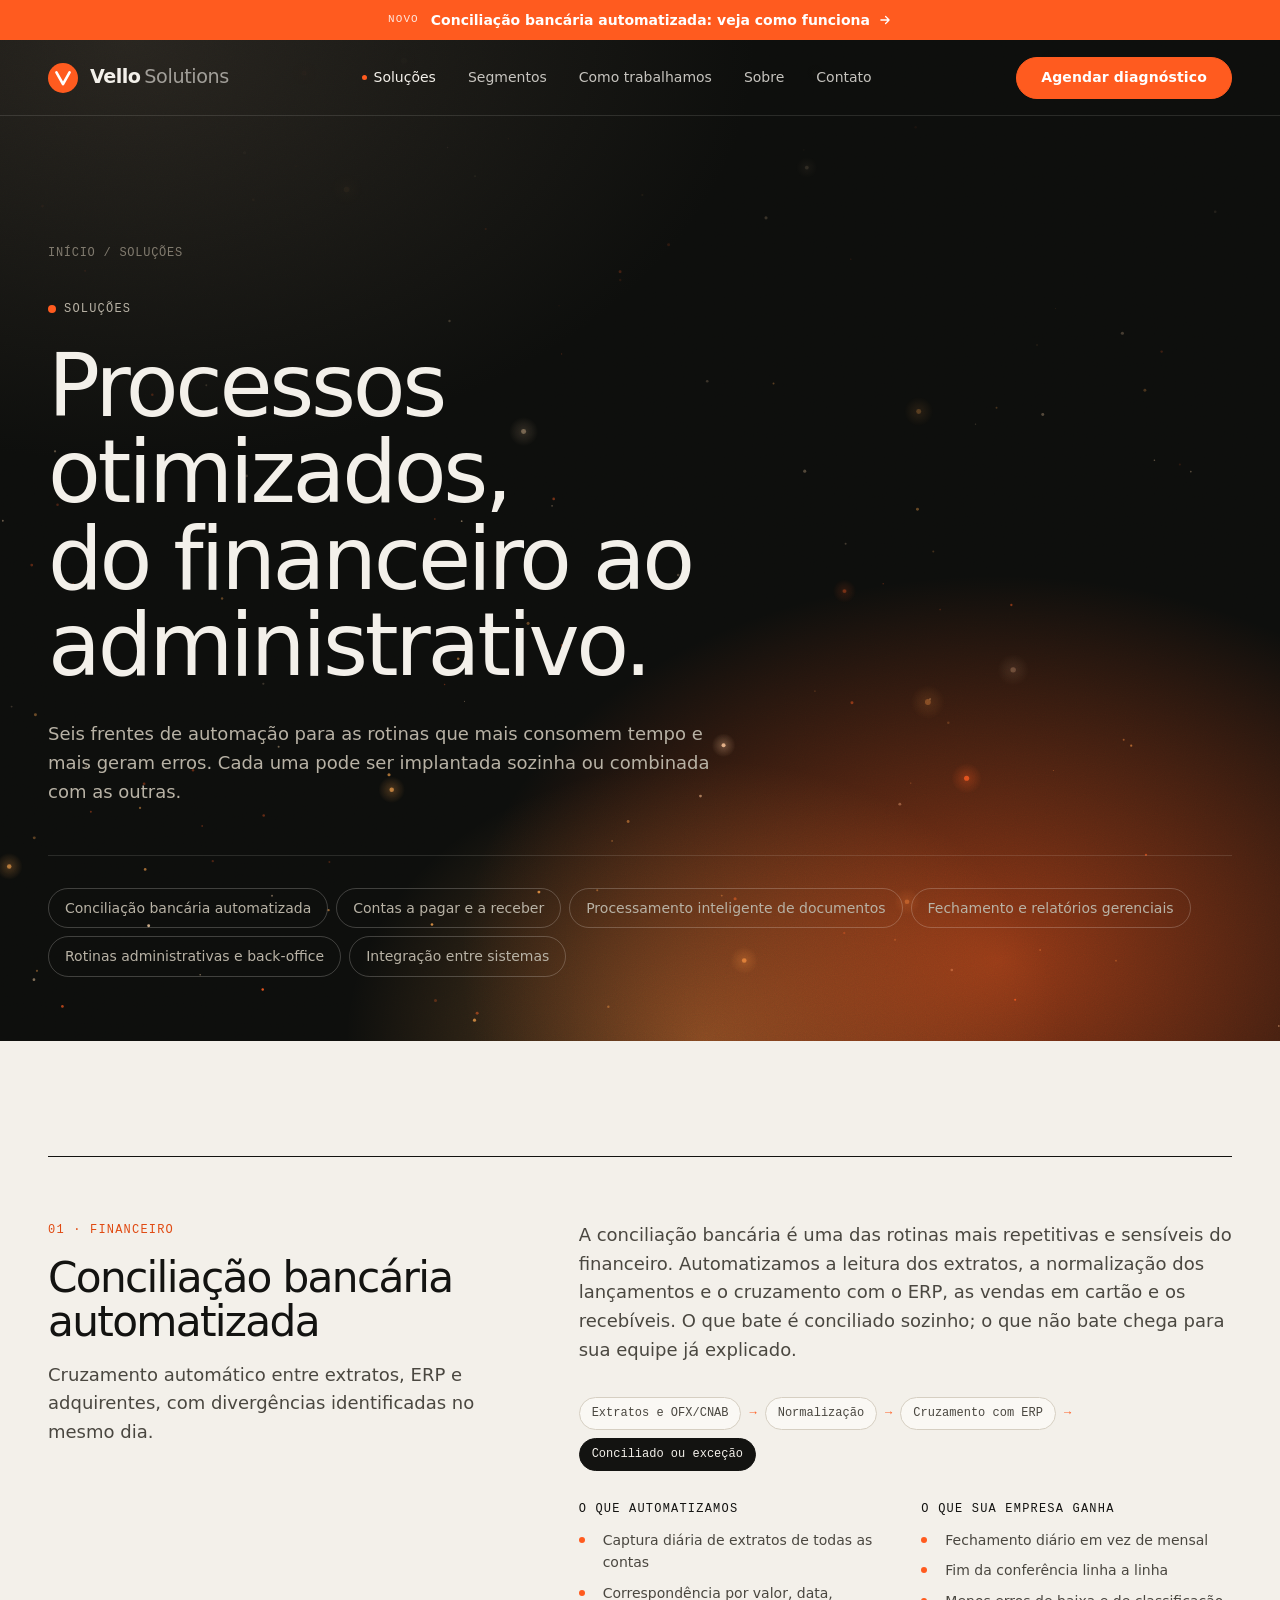
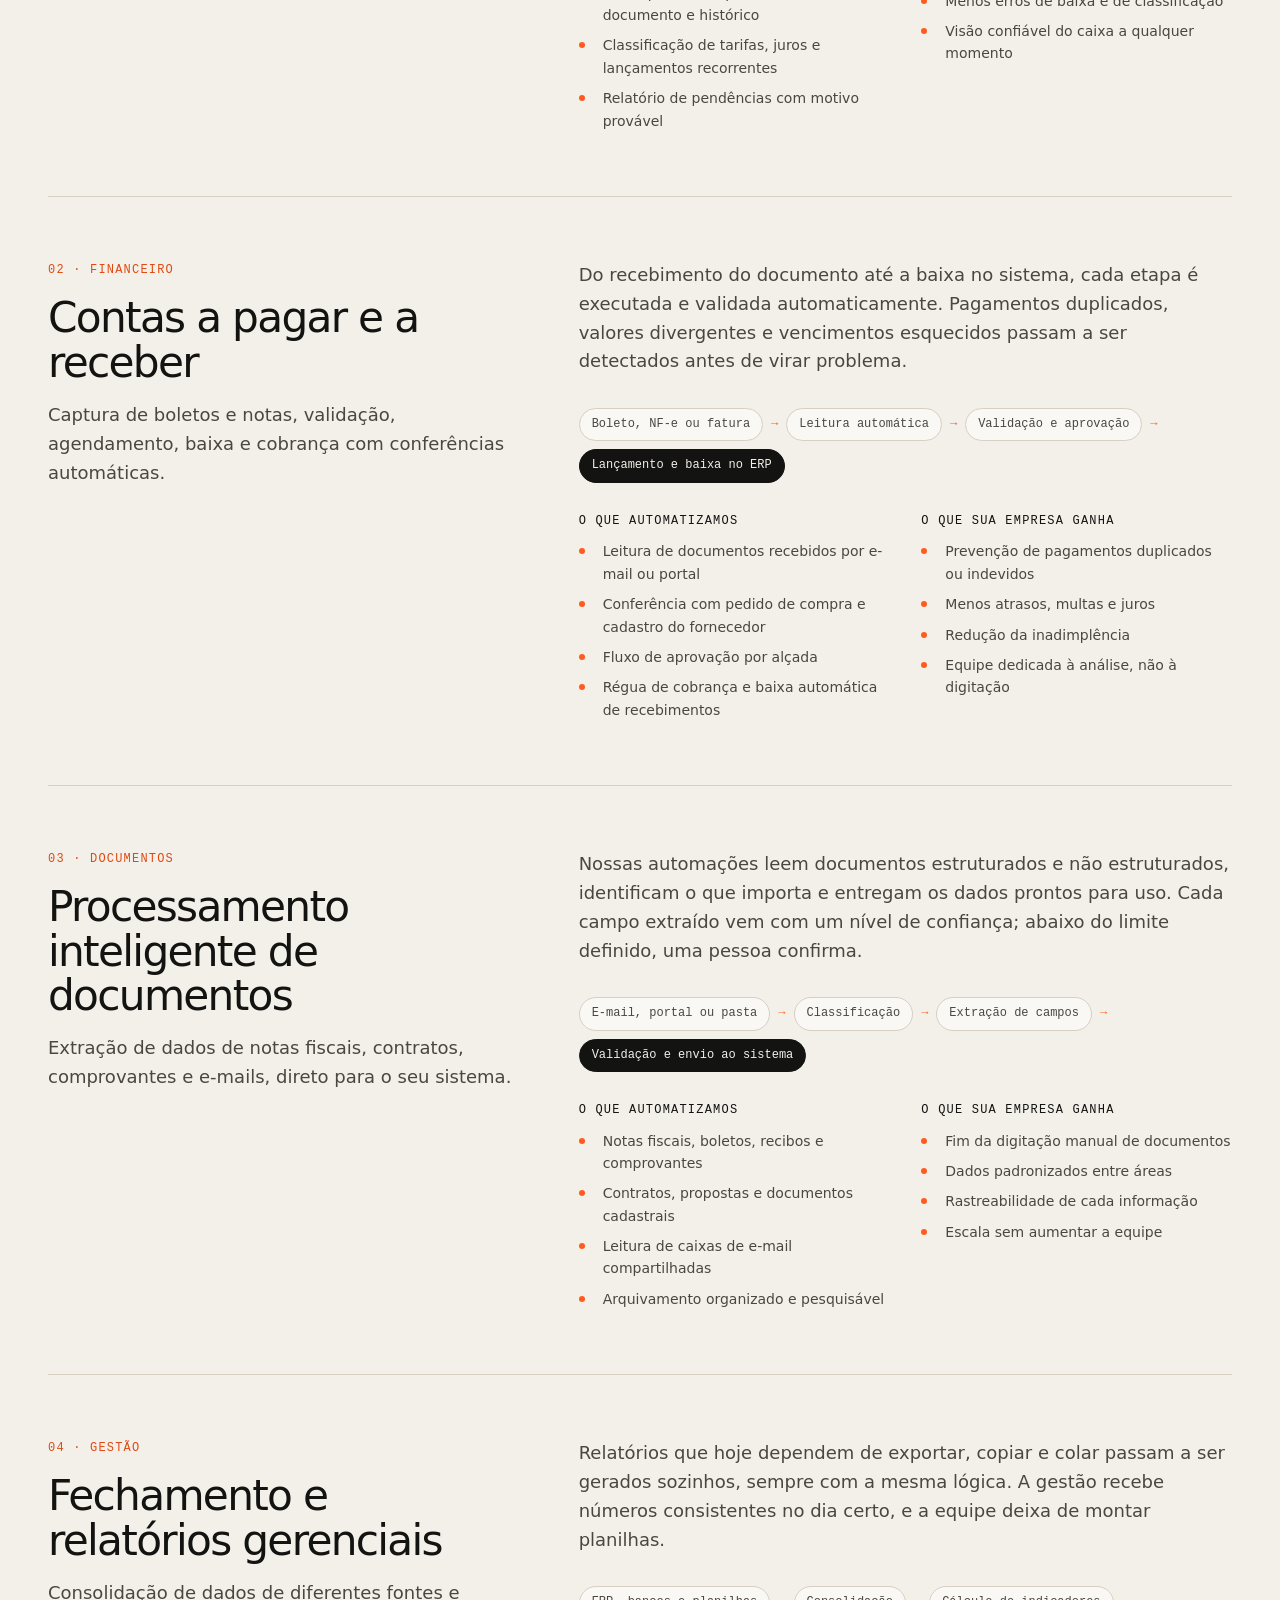
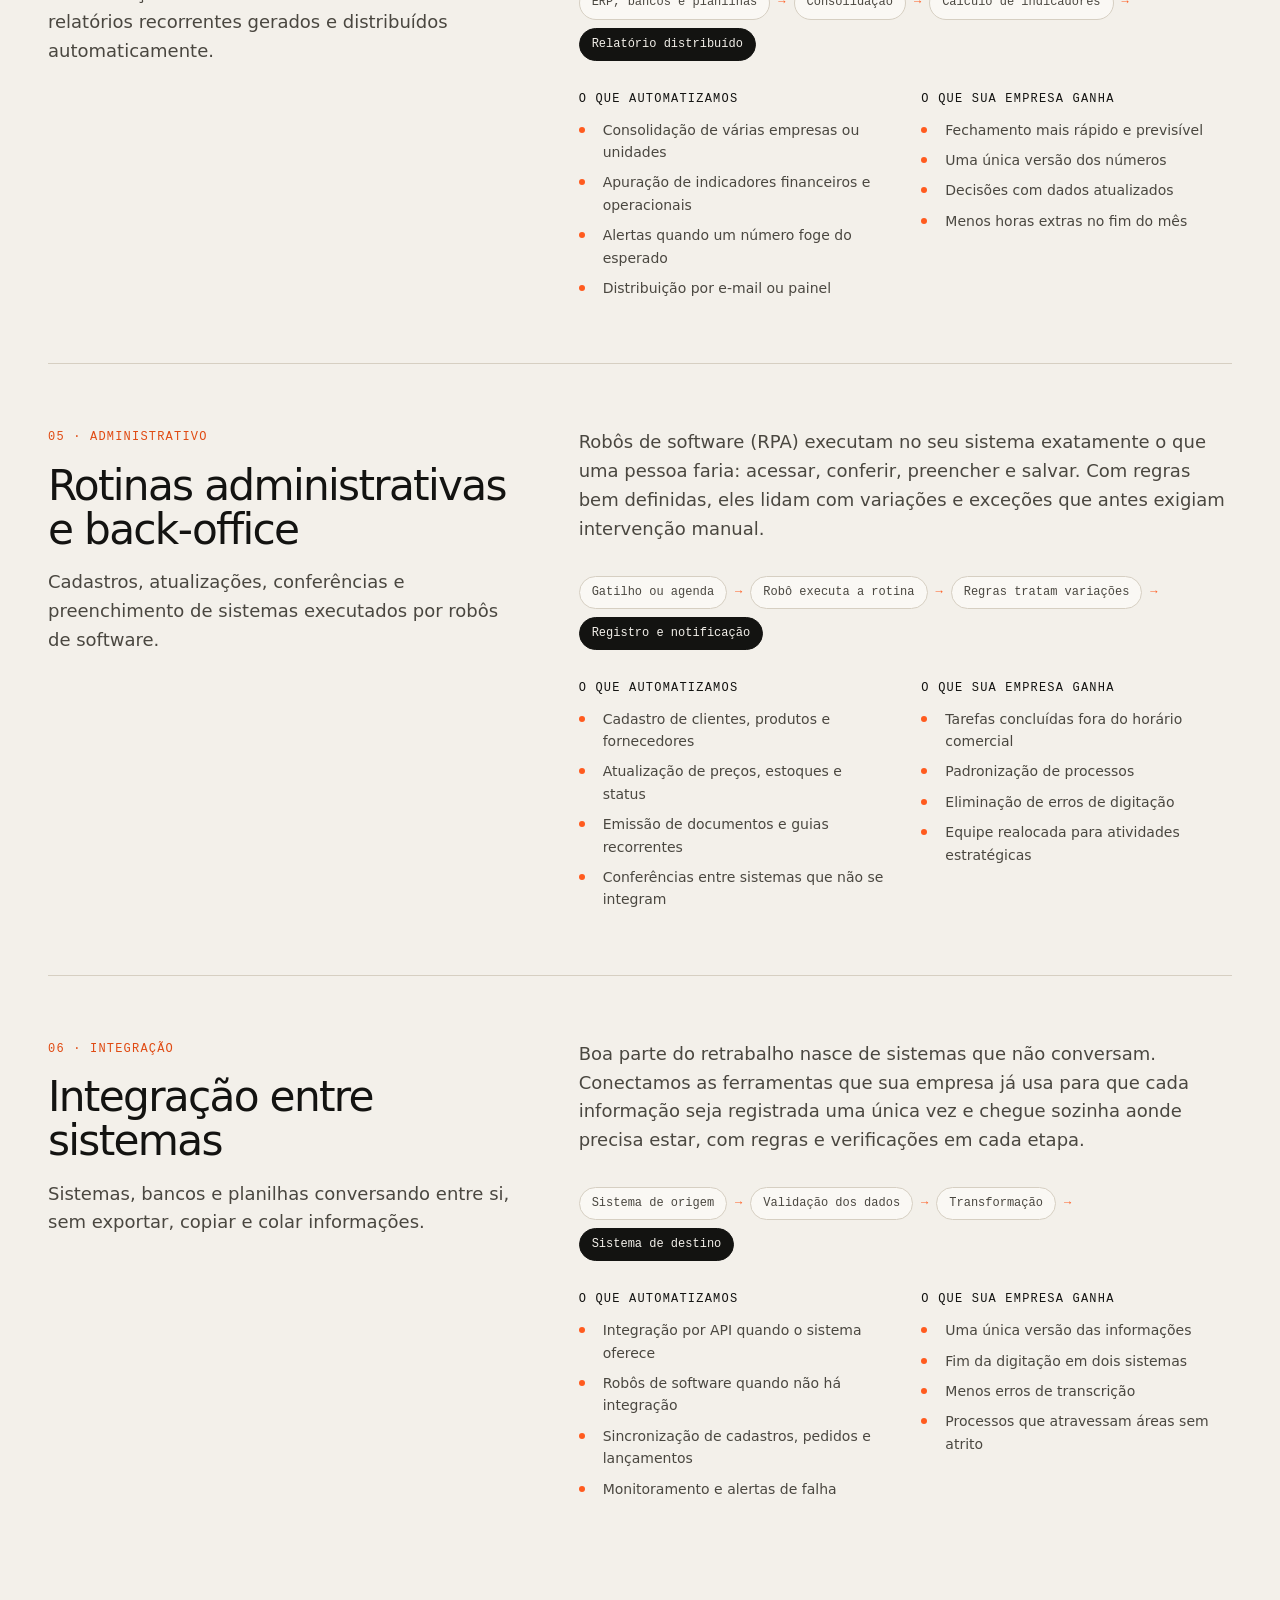
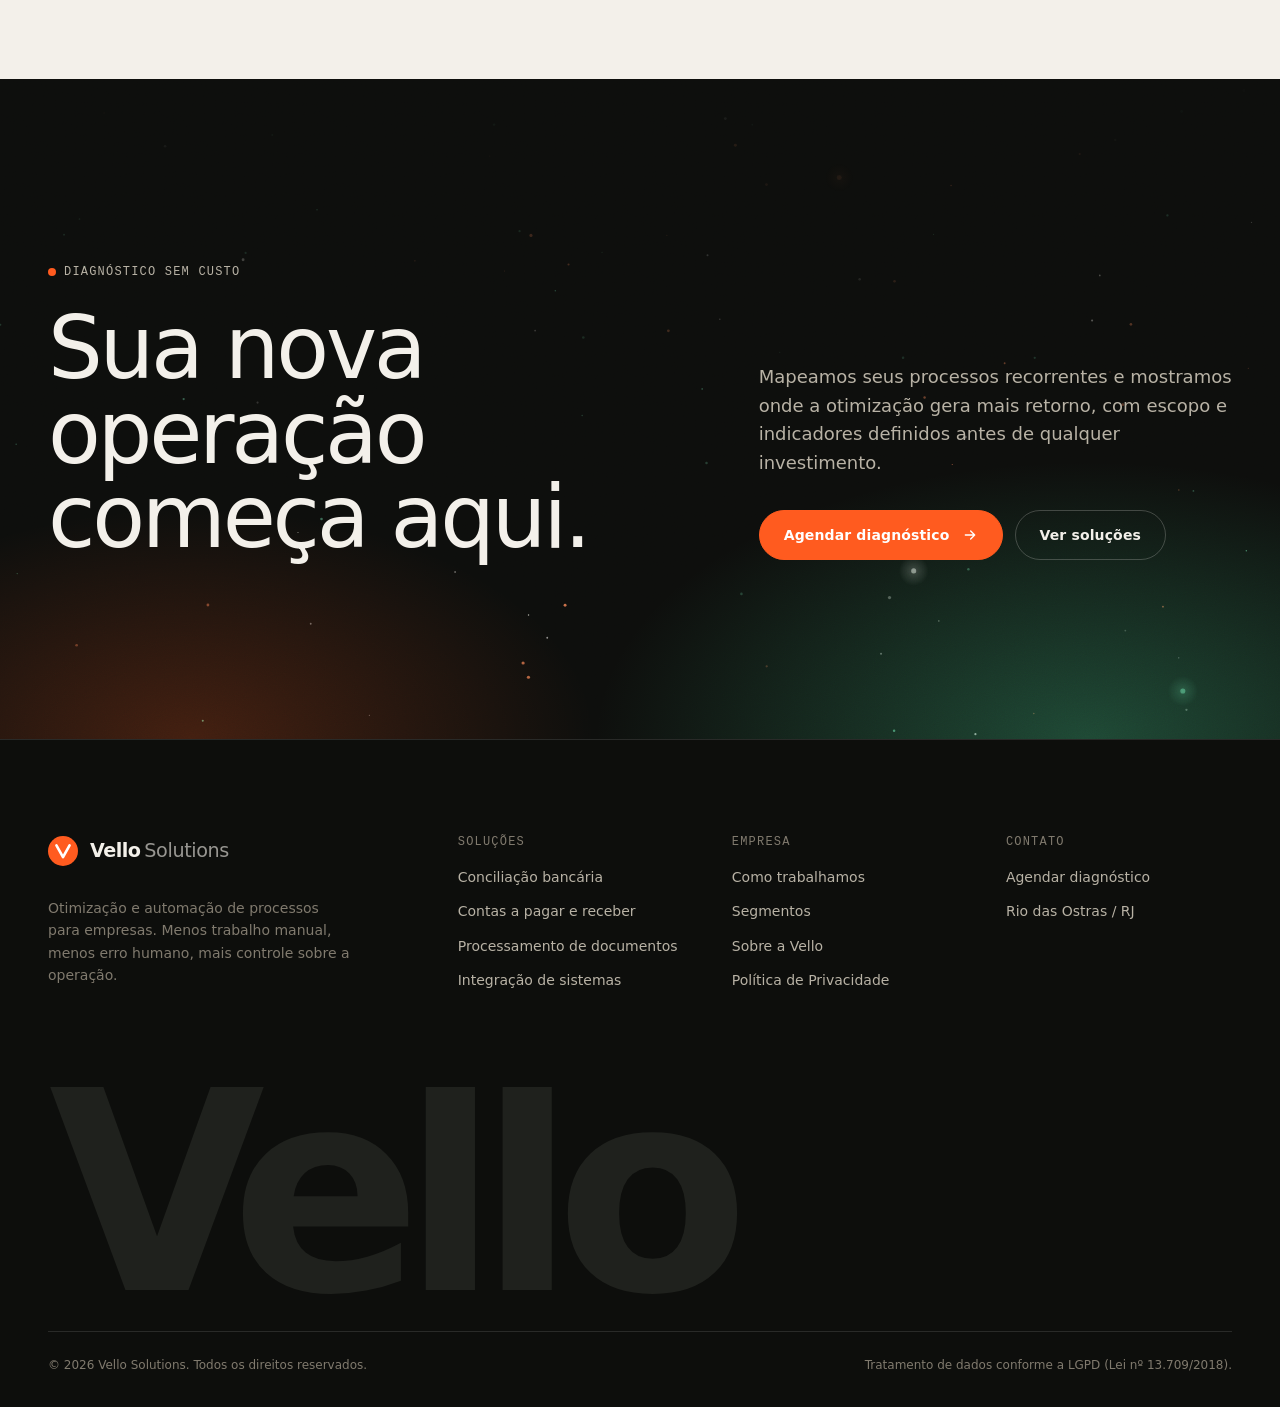
<file: solucoes.html>
<!DOCTYPE html>
<html lang="pt-BR">
<head>
<meta charset="UTF-8">
<meta name="viewport" content="width=device-width, initial-scale=1">
<meta http-equiv="Content-Security-Policy" content="default-src 'self'; script-src 'self' 'unsafe-inline'; style-src 'self' 'unsafe-inline' https://fonts.googleapis.com; font-src 'self' https://fonts.gstatic.com; img-src 'self' data:; connect-src 'self' https:; form-action 'self' https:; base-uri 'self'">
<meta name="referrer" content="strict-origin-when-cross-origin">
<title>Soluções | Conciliação bancária, automação financeira e RPA | Vello Solutions</title>
<meta name="description" content="Conciliação bancária automatizada, contas a pagar e receber, processamento inteligente de documentos, relatórios, rotinas administrativas e integração de sistemas para empresas.">
<meta name="theme-color" content="#0d0e0c">
<link rel="canonical" href="https://vellosolutions.com.br/solucoes.html">
<link rel="icon" href="assets/vello-logo.svg" type="image/svg+xml">
<meta property="og:site_name" content="Vello Solutions">
<meta property="og:locale" content="pt_BR">
<meta property="og:type" content="website">
<meta property="og:title" content="Soluções | Conciliação bancária, automação financeira e RPA | Vello Solutions">
<meta property="og:description" content="Conciliação bancária automatizada, contas a pagar e receber, processamento inteligente de documentos, relatórios, rotinas administrativas e integração de sistemas para empresas.">
<meta property="og:url" content="https://vellosolutions.com.br/solucoes.html">
<meta name="twitter:card" content="summary">
<link rel="preconnect" href="https://fonts.googleapis.com">
<link rel="preconnect" href="https://fonts.gstatic.com" crossorigin>
<link rel="stylesheet" href="https://fonts.googleapis.com/css2?family=Inter+Tight:wght@400;500;600;800&family=Inter:wght@400;500;600;800&family=JetBrains+Mono:wght@400;500&display=swap">
<link rel="stylesheet" href="css/styles.css">
<script>document.documentElement.classList.add("js")</script>
<script type="application/ld+json">{"@context": "https://schema.org", "@type": "ProfessionalService", "name": "Vello Solutions", "url": "https://vellosolutions.com.br/", "logo": "https://vellosolutions.com.br/assets/vello-logo.svg", "description": "Otimização e automação de processos empresariais: rotinas administrativas, financeiras e operacionais recorrentes, conciliação bancária, contas a pagar e receber e processamento de documentos, com menos erro humano.", "areaServed": {"@type": "Country", "name": "Brasil"}, "address": {"@type": "PostalAddress", "addressLocality": "Rio das Ostras", "addressRegion": "RJ", "addressCountry": "BR"}, "knowsAbout": ["Otimização de processos", "Automação de processos empresariais", "Conciliação bancária automatizada", "Automação financeira", "Contas a pagar e a receber", "RPA", "Processamento inteligente de documentos", "Integração de sistemas"]}</script>
</head><body>
<a class="skip-link" href="#main">Pular para o conteúdo</a>
<div class="utility-bar">
  <div class="container">
    <span class="mono">Novo</span>
    <a href="solucoes.html#conciliacao-bancaria">Conciliação bancária automatizada: veja como funciona <svg width="14" height="14" viewBox="0 0 24 24" fill="none" stroke="currentColor" stroke-width="2.2" stroke-linecap="round" stroke-linejoin="round" aria-hidden="true"><path d="M5 12h14M13 6l6 6-6 6"/></svg></a>
  </div>
</div>
<header class="site-header">
  <div class="container nav">
    <a class="brand" href="index.html" aria-label="Vello Solutions, página inicial">
      <svg class="brand-mark" viewBox="0 0 32 32" aria-hidden="true"><rect width="32" height="32" rx="16" fill="#ff5b1f"/><path d="M9 10l7 12.5L23 10" fill="none" stroke="#fff" stroke-width="2.8" stroke-linecap="round" stroke-linejoin="round"/></svg>
      <span class="brand-name">Vello<small>Solutions</small></span>
    </a>
    <nav aria-label="Navegação principal">
      <div class="nav-links" id="nav-links">
        <a href="solucoes.html" aria-current="page">Soluções</a>
        <a href="segmentos.html">Segmentos</a>
        <a href="plataforma.html">Como trabalhamos</a>
        <a href="sobre.html">Sobre</a>
        <a href="contato.html">Contato</a>
        <a class="btn btn-primary nav-links-cta" href="contato.html">Agendar diagnóstico</a>
      </div>
    </nav>
    <div class="nav-actions">
      <a class="btn btn-primary nav-cta" href="contato.html">Agendar diagnóstico</a>
      <button class="nav-toggle" type="button" aria-expanded="false" aria-controls="nav-links" aria-label="Abrir menu"><span></span></button>
    </div>
  </div>
</header>

<main id="main">
<section class="page-hero grain">
  <canvas class="atmos" data-mode="fire" aria-hidden="true"></canvas><div class="atmos-glow" aria-hidden="true"></div>
  <div class="container">
    <nav class="breadcrumb" aria-label="Você está em"><a href="index.html">Início</a><span aria-hidden="true">/</span><span>Soluções</span></nav>
    <div data-reveal>
      <p class="eyebrow">Soluções</p>
      <h1 class="display" data-split><span class="line"><span style="--i:0">Processos otimizados,</span></span><span class="line"><span style="--i:1">do financeiro ao administrativo.</span></span></h1>
      <p class="lead">Seis frentes de automação para as rotinas que mais consomem tempo e mais geram erros. Cada uma pode ser implantada sozinha ou combinada com as outras.</p>
    </div>
    <nav class="anchor-nav" aria-label="Soluções nesta página" data-reveal><a href="#conciliacao-bancaria">Conciliação bancária automatizada</a><a href="#contas-a-pagar-e-receber">Contas a pagar e a receber</a><a href="#documentos">Processamento inteligente de documentos</a><a href="#fechamento-e-relatorios">Fechamento e relatórios gerenciais</a><a href="#rotinas-administrativas">Rotinas administrativas e back-office</a><a href="#integracao-de-sistemas">Integração entre sistemas</a></nav>
  </div>
</section>
<section class="section">
  <div class="container">
    <article class="solution" id="conciliacao-bancaria">
      <div data-reveal>
        <span class="solution-tag">01 · Financeiro</span>
        <h2>Conciliação bancária automatizada</h2>
        <p class="lead">Cruzamento automático entre extratos, ERP e adquirentes, com divergências identificadas no mesmo dia.</p>
      </div>
      <div class="solution-body" data-reveal>
        <p>A conciliação bancária é uma das rotinas mais repetitivas e sensíveis do financeiro. Automatizamos a leitura dos extratos, a normalização dos lançamentos e o cruzamento com o ERP, as vendas em cartão e os recebíveis. O que bate é conciliado sozinho; o que não bate chega para sua equipe já explicado.</p>
        <div class="flow" aria-label="Fluxo da automação"><span>Extratos e OFX/CNAB</span> <i aria-hidden="true">→</i> <span>Normalização</span> <i aria-hidden="true">→</i> <span>Cruzamento com ERP</span> <i aria-hidden="true">→</i> <span>Conciliado ou exceção</span></div>
        <div class="solution-cols">
          <div><h3>O que automatizamos</h3><ul class="card-list"><li>Captura diária de extratos de todas as contas</li><li>Correspondência por valor, data, documento e histórico</li><li>Classificação de tarifas, juros e lançamentos recorrentes</li><li>Relatório de pendências com motivo provável</li></ul></div>
          <div><h3>O que sua empresa ganha</h3><ul class="card-list"><li>Fechamento diário em vez de mensal</li><li>Fim da conferência linha a linha</li><li>Menos erros de baixa e de classificação</li><li>Visão confiável do caixa a qualquer momento</li></ul></div>
        </div>
      </div>
    </article>
    <article class="solution" id="contas-a-pagar-e-receber">
      <div data-reveal>
        <span class="solution-tag">02 · Financeiro</span>
        <h2>Contas a pagar e a receber</h2>
        <p class="lead">Captura de boletos e notas, validação, agendamento, baixa e cobrança com conferências automáticas.</p>
      </div>
      <div class="solution-body" data-reveal>
        <p>Do recebimento do documento até a baixa no sistema, cada etapa é executada e validada automaticamente. Pagamentos duplicados, valores divergentes e vencimentos esquecidos passam a ser detectados antes de virar problema.</p>
        <div class="flow" aria-label="Fluxo da automação"><span>Boleto, NF-e ou fatura</span> <i aria-hidden="true">→</i> <span>Leitura automática</span> <i aria-hidden="true">→</i> <span>Validação e aprovação</span> <i aria-hidden="true">→</i> <span>Lançamento e baixa no ERP</span></div>
        <div class="solution-cols">
          <div><h3>O que automatizamos</h3><ul class="card-list"><li>Leitura de documentos recebidos por e-mail ou portal</li><li>Conferência com pedido de compra e cadastro do fornecedor</li><li>Fluxo de aprovação por alçada</li><li>Régua de cobrança e baixa automática de recebimentos</li></ul></div>
          <div><h3>O que sua empresa ganha</h3><ul class="card-list"><li>Prevenção de pagamentos duplicados ou indevidos</li><li>Menos atrasos, multas e juros</li><li>Redução da inadimplência</li><li>Equipe dedicada à análise, não à digitação</li></ul></div>
        </div>
      </div>
    </article>
    <article class="solution" id="documentos">
      <div data-reveal>
        <span class="solution-tag">03 · Documentos</span>
        <h2>Processamento inteligente de documentos</h2>
        <p class="lead">Extração de dados de notas fiscais, contratos, comprovantes e e-mails, direto para o seu sistema.</p>
      </div>
      <div class="solution-body" data-reveal>
        <p>Nossas automações leem documentos estruturados e não estruturados, identificam o que importa e entregam os dados prontos para uso. Cada campo extraído vem com um nível de confiança; abaixo do limite definido, uma pessoa confirma.</p>
        <div class="flow" aria-label="Fluxo da automação"><span>E-mail, portal ou pasta</span> <i aria-hidden="true">→</i> <span>Classificação</span> <i aria-hidden="true">→</i> <span>Extração de campos</span> <i aria-hidden="true">→</i> <span>Validação e envio ao sistema</span></div>
        <div class="solution-cols">
          <div><h3>O que automatizamos</h3><ul class="card-list"><li>Notas fiscais, boletos, recibos e comprovantes</li><li>Contratos, propostas e documentos cadastrais</li><li>Leitura de caixas de e-mail compartilhadas</li><li>Arquivamento organizado e pesquisável</li></ul></div>
          <div><h3>O que sua empresa ganha</h3><ul class="card-list"><li>Fim da digitação manual de documentos</li><li>Dados padronizados entre áreas</li><li>Rastreabilidade de cada informação</li><li>Escala sem aumentar a equipe</li></ul></div>
        </div>
      </div>
    </article>
    <article class="solution" id="fechamento-e-relatorios">
      <div data-reveal>
        <span class="solution-tag">04 · Gestão</span>
        <h2>Fechamento e relatórios gerenciais</h2>
        <p class="lead">Consolidação de dados de diferentes fontes e relatórios recorrentes gerados e distribuídos automaticamente.</p>
      </div>
      <div class="solution-body" data-reveal>
        <p>Relatórios que hoje dependem de exportar, copiar e colar passam a ser gerados sozinhos, sempre com a mesma lógica. A gestão recebe números consistentes no dia certo, e a equipe deixa de montar planilhas.</p>
        <div class="flow" aria-label="Fluxo da automação"><span>ERP, bancos e planilhas</span> <i aria-hidden="true">→</i> <span>Consolidação</span> <i aria-hidden="true">→</i> <span>Cálculo de indicadores</span> <i aria-hidden="true">→</i> <span>Relatório distribuído</span></div>
        <div class="solution-cols">
          <div><h3>O que automatizamos</h3><ul class="card-list"><li>Consolidação de várias empresas ou unidades</li><li>Apuração de indicadores financeiros e operacionais</li><li>Alertas quando um número foge do esperado</li><li>Distribuição por e-mail ou painel</li></ul></div>
          <div><h3>O que sua empresa ganha</h3><ul class="card-list"><li>Fechamento mais rápido e previsível</li><li>Uma única versão dos números</li><li>Decisões com dados atualizados</li><li>Menos horas extras no fim do mês</li></ul></div>
        </div>
      </div>
    </article>
    <article class="solution" id="rotinas-administrativas">
      <div data-reveal>
        <span class="solution-tag">05 · Administrativo</span>
        <h2>Rotinas administrativas e back-office</h2>
        <p class="lead">Cadastros, atualizações, conferências e preenchimento de sistemas executados por robôs de software.</p>
      </div>
      <div class="solution-body" data-reveal>
        <p>Robôs de software (RPA) executam no seu sistema exatamente o que uma pessoa faria: acessar, conferir, preencher e salvar. Com regras bem definidas, eles lidam com variações e exceções que antes exigiam intervenção manual.</p>
        <div class="flow" aria-label="Fluxo da automação"><span>Gatilho ou agenda</span> <i aria-hidden="true">→</i> <span>Robô executa a rotina</span> <i aria-hidden="true">→</i> <span>Regras tratam variações</span> <i aria-hidden="true">→</i> <span>Registro e notificação</span></div>
        <div class="solution-cols">
          <div><h3>O que automatizamos</h3><ul class="card-list"><li>Cadastro de clientes, produtos e fornecedores</li><li>Atualização de preços, estoques e status</li><li>Emissão de documentos e guias recorrentes</li><li>Conferências entre sistemas que não se integram</li></ul></div>
          <div><h3>O que sua empresa ganha</h3><ul class="card-list"><li>Tarefas concluídas fora do horário comercial</li><li>Padronização de processos</li><li>Eliminação de erros de digitação</li><li>Equipe realocada para atividades estratégicas</li></ul></div>
        </div>
      </div>
    </article>
    <article class="solution" id="integracao-de-sistemas">
      <div data-reveal>
        <span class="solution-tag">06 · Integração</span>
        <h2>Integração entre sistemas</h2>
        <p class="lead">Sistemas, bancos e planilhas conversando entre si, sem exportar, copiar e colar informações.</p>
      </div>
      <div class="solution-body" data-reveal>
        <p>Boa parte do retrabalho nasce de sistemas que não conversam. Conectamos as ferramentas que sua empresa já usa para que cada informação seja registrada uma única vez e chegue sozinha aonde precisa estar, com regras e verificações em cada etapa.</p>
        <div class="flow" aria-label="Fluxo da automação"><span>Sistema de origem</span> <i aria-hidden="true">→</i> <span>Validação dos dados</span> <i aria-hidden="true">→</i> <span>Transformação</span> <i aria-hidden="true">→</i> <span>Sistema de destino</span></div>
        <div class="solution-cols">
          <div><h3>O que automatizamos</h3><ul class="card-list"><li>Integração por API quando o sistema oferece</li><li>Robôs de software quando não há integração</li><li>Sincronização de cadastros, pedidos e lançamentos</li><li>Monitoramento e alertas de falha</li></ul></div>
          <div><h3>O que sua empresa ganha</h3><ul class="card-list"><li>Uma única versão das informações</li><li>Fim da digitação em dois sistemas</li><li>Menos erros de transcrição</li><li>Processos que atravessam áreas sem atrito</li></ul></div>
        </div>
      </div>
    </article>
  </div>
</section>
<section class="cta-band grain" aria-labelledby="cta-title">
  <canvas class="atmos" data-mode="forest" aria-hidden="true"></canvas>
  <div class="atmos-glow atmos-glow--forest" aria-hidden="true"></div>
  <div class="container cta-inner">
    <div>
      <p class="eyebrow" data-reveal>Diagnóstico sem custo</p>
      <h2 id="cta-title" data-split><span class="line"><span style="--i:0">Sua nova operação</span></span><span class="line"><span style="--i:1">começa aqui.</span></span></h2>
    </div>
    <div data-reveal>
      <p class="lead">Mapeamos seus processos recorrentes e mostramos onde a otimização gera mais retorno, com escopo e indicadores definidos antes de qualquer investimento.</p>
      <div class="cta-actions">
      <a class="btn btn-primary" href="contato.html">Agendar diagnóstico <svg class="btn-arrow" width="16" height="16" viewBox="0 0 24 24" fill="none" stroke="currentColor" stroke-width="2" stroke-linecap="round" stroke-linejoin="round" aria-hidden="true"><path d="M5 12h14M13 6l6 6-6 6"/></svg></a>
        <a class="btn btn-ghost-dark" href="solucoes.html">Ver soluções</a>
      </div>
    </div>
  </div>
</section>
</main>
<footer class="site-footer">
  <div class="container">
    <div class="footer-grid">
      <div>
        <a class="brand footer-brand" href="index.html"><svg class="brand-mark" viewBox="0 0 32 32" aria-hidden="true"><rect width="32" height="32" rx="16" fill="#ff5b1f"/><path d="M9 10l7 12.5L23 10" fill="none" stroke="#fff" stroke-width="2.8" stroke-linecap="round" stroke-linejoin="round"/></svg><span class="brand-name">Vello<small>Solutions</small></span></a>
        <p class="footer-about">Otimização e automação de processos para empresas. Menos trabalho manual, menos erro humano, mais controle sobre a operação.</p>
      </div>
      <div class="footer-col">
        <h2>Soluções</h2>
        <ul>
          <li><a href="solucoes.html#conciliacao-bancaria">Conciliação bancária</a></li>
          <li><a href="solucoes.html#contas-a-pagar-e-receber">Contas a pagar e receber</a></li>
          <li><a href="solucoes.html#documentos">Processamento de documentos</a></li>
          <li><a href="solucoes.html#integracao-de-sistemas">Integração de sistemas</a></li>
        </ul>
      </div>
      <div class="footer-col">
        <h2>Empresa</h2>
        <ul>
          <li><a href="plataforma.html">Como trabalhamos</a></li>
          <li><a href="segmentos.html">Segmentos</a></li>
          <li><a href="sobre.html">Sobre a Vello</a></li>
          <li><a href="politica-de-privacidade.html">Política de Privacidade</a></li>
        </ul>
      </div>
      <div class="footer-col">
        <h2>Contato</h2>
        <ul>
          <li><a href="contato.html">Agendar diagnóstico</a></li>
          <li><a data-email href="#">E-mail</a></li>
          <li><a data-wa href="#" data-keep-text>WhatsApp</a></li>
          <li><a data-linkedin href="#">LinkedIn</a></li>
          <li>Rio das Ostras / RJ</li>
        </ul>
      </div>
    </div>
    <div class="footer-word" aria-hidden="true">Vello</div>
    <div class="footer-bottom">
      <span>© <span data-year>2026</span> Vello Solutions. Todos os direitos reservados.</span>
      <span>Tratamento de dados conforme a LGPD (Lei nº 13.709/2018).</span>
    </div>
  </div>
</footer>
<script src="js/main.js" defer></script>
</body>
</html>
</file>
<file: css/styles.css>
/* ==========================================================================
   Vello Solutions — Design System (v2, editorial)
   Linha editorial: papel quente, tinta quase preta, acento laranja,
   seções escuras atmosféricas com campo de partículas em canvas.
   Único arquivo de estilos. Tokens em :root; depois base, layout,
   componentes, seções e utilitários.
   ========================================================================== */

:root {
  /* ---- Cores ---------------------------------------------------------- */
  --paper: #f3f0ea;          /* fundo principal */
  --paper-2: #ebe6dc;        /* superfície alternada */
  --paper-3: #e1dbcf;
  --card: #faf8f4;
  --ink: #131311;            /* texto principal */
  --ink-2: #4a4740;
  --ink-3: #7b766b;
  --line: #d6cfc2;
  --line-strong: #b9b1a2;

  --night: #0d0e0c;          /* seções escuras */
  --night-2: #161714;
  --night-3: #1f211d;
  --on-night: #f3f0ea;
  --on-night-2: #b8b2a5;
  --on-night-3: #807a6e;
  --line-night: rgba(243, 240, 234, 0.12);
  --line-night-strong: rgba(243, 240, 234, 0.22);

  --accent: #ff5b1f;         /* laranja Vello */
  --accent-600: #e04a12;
  --accent-200: #ffb48f;
  --accent-050: #fde9df;
  --signal: #3aa676;         /* conciliado / sucesso */
  --warn: #e9a23b;           /* exceção */
  --danger: #c8412f;

  /* ---- Tipografia ----------------------------------------------------- */
  --font-display: "Inter Tight", "Inter", system-ui, sans-serif;
  --font-sans: "Inter", system-ui, -apple-system, "Segoe UI", Roboto, sans-serif;
  --font-mono: "JetBrains Mono", ui-monospace, SFMono-Regular, Menlo, monospace;

  --fw-regular: 400;
  --fw-medium: 500;
  --fw-semibold: 600;
  --fw-bold: 800;

  --fs-xs: 0.75rem;
  --fs-sm: 0.875rem;
  --fs-base: 1rem;
  --fs-md: 1.125rem;
  --fs-lg: 1.375rem;
  --fs-xl: clamp(2rem, 1.3rem + 2.4vw, 3.25rem);
  --fs-2xl: clamp(2.75rem, 1.4rem + 5vw, 6.25rem);
  --fs-statement: clamp(1.75rem, 1.1rem + 2.4vw, 3.25rem);

  --lh-tight: 1.0;
  --lh-snug: 1.15;
  --lh-body: 1.6;
  --tracking-display: -0.038em;
  --tracking-tight: -0.03em;
  --tracking-label: 0.1em;

  /* ---- Espaçamento (escala 4px) -------------------------------------- */
  --space-1: 0.25rem;
  --space-2: 0.5rem;
  --space-3: 0.75rem;
  --space-4: 1rem;
  --space-5: 1.5rem;
  --space-6: 2rem;
  --space-7: 3rem;
  --space-8: 4rem;
  --space-9: 6rem;
  --space-10: 8rem;
  --section-y: clamp(var(--space-8), 9vw, 9rem);
  --gutter: clamp(1.25rem, 4vw, 3rem);
  --container: 1320px;

  /* ---- Raios e sombras ------------------------------------------------ */
  --r-xs: 2px;
  --r-sm: 4px;
  --r-md: 6px;
  --r-lg: 10px;
  --r-pill: 999px;
  --shadow-md: 0 10px 30px -12px rgba(19, 19, 17, 0.18);
  --shadow-lg: 0 30px 80px -30px rgba(0, 0, 0, 0.6);

  /* ---- Movimento ------------------------------------------------------ */
  --ease-out: cubic-bezier(0.16, 1, 0.3, 1);
  --ease-in-out: cubic-bezier(0.65, 0, 0.35, 1);
  --dur-fast: 180ms;
  --dur-base: 360ms;
  --dur-slow: 800ms;
  --dur-reveal: 1100ms;
  --stagger: 90ms;

  --header-h: 76px;
  --utility-h: 40px;
}

/* ==========================================================================
   Base
   ========================================================================== */
*, *::before, *::after { box-sizing: border-box; }
html { -webkit-text-size-adjust: 100%; scroll-behavior: smooth; scroll-padding-top: calc(var(--header-h) + var(--space-4)); }
body {
  margin: 0; font-family: var(--font-sans); font-size: var(--fs-base); font-weight: var(--fw-regular); line-height: var(--lh-body);
  color: var(--ink); background: var(--paper); -webkit-font-smoothing: antialiased; text-rendering: optimizeLegibility; overflow-x: hidden;
}
img, svg, canvas { display: block; max-width: 100%; }
[hidden] { display: none !important; }
a { color: inherit; text-decoration: none; }
button { font: inherit; color: inherit; }
h1, h2, h3, h4 { margin: 0; font-family: var(--font-display); font-weight: var(--fw-medium); letter-spacing: var(--tracking-tight); line-height: var(--lh-snug); }
p { margin: 0; }
ul, ol { margin: 0; padding: 0; list-style: none; }
::selection { background: var(--accent); color: #fff; }
:focus-visible { outline: 2px solid var(--accent); outline-offset: 3px; border-radius: var(--r-xs); }

.skip-link { position: absolute; left: var(--space-4); top: -100px; z-index: 300; background: var(--accent); color: #fff; padding: var(--space-2) var(--space-4); border-radius: var(--r-sm); }
.skip-link:focus { top: var(--space-4); }

/* Textura de grão (aplicada em seções escuras) */
.grain::after {
  content: ""; position: absolute; inset: 0; pointer-events: none; z-index: 1; opacity: 0.13; mix-blend-mode: overlay;
  background-image: url("data:image/svg+xml,%3Csvg xmlns='http://www.w3.org/2000/svg' width='160' height='160'%3E%3Cfilter id='n'%3E%3CfeTurbulence type='fractalNoise' baseFrequency='.9' numOctaves='2' stitchTiles='stitch'/%3E%3C/filter%3E%3Crect width='100%25' height='100%25' filter='url(%23n)'/%3E%3C/svg%3E");
}

/* Transição entre páginas */
@view-transition { navigation: auto; }
::view-transition-old(root) { animation: vt-out 280ms var(--ease-in-out) both; }
::view-transition-new(root) { animation: vt-in 700ms var(--ease-out) both; }
@keyframes vt-out { to { opacity: 0; } }
@keyframes vt-in { from { opacity: 0; transform: translateY(14px); } }

/* ==========================================================================
   Layout
   ========================================================================== */
.container { width: 100%; max-width: var(--container); margin: 0 auto; padding: 0 var(--gutter); }
.container--narrow { max-width: 900px; }
.section { padding: var(--section-y) 0; position: relative; }
.section--alt { background: var(--paper-2); }
.section--dark { background: var(--night); color: var(--on-night); }
.section--tight { padding: var(--space-8) 0; }
.section-rule { border-top: 1px solid var(--line); }

.grid { display: grid; gap: var(--space-5); }
.grid-2 { grid-template-columns: repeat(2, minmax(0, 1fr)); }
.grid-3 { grid-template-columns: repeat(3, minmax(0, 1fr)); }
.grid-4 { grid-template-columns: repeat(4, minmax(0, 1fr)); }
.grid--ruled { gap: 0; border-top: 1px solid var(--line); }
.grid--ruled > * { border-bottom: 1px solid var(--line); }
.grid--ruled > * + * { border-left: 1px solid var(--line); }
.section--dark .grid--ruled, .section--dark .grid--ruled > * { border-color: var(--line-night); }

.split { display: grid; grid-template-columns: minmax(0, 5fr) minmax(0, 7fr); gap: var(--space-8); align-items: start; }
.split--even { grid-template-columns: repeat(2, minmax(0, 1fr)); align-items: center; }

@media (max-width: 1024px) {
  .grid-4 { grid-template-columns: repeat(2, minmax(0, 1fr)); }
  .grid-3 { grid-template-columns: repeat(2, minmax(0, 1fr)); }
  .grid--ruled.grid-4 > :nth-child(3), .grid--ruled.grid-3 > :nth-child(3) { border-left: 0; }
  .split, .split--even { grid-template-columns: 1fr; gap: var(--space-6); }
}
@media (max-width: 640px) {
  .grid-2, .grid-3, .grid-4 { grid-template-columns: 1fr; }
  .grid--ruled > * + * { border-left: 0; }
}

/* ==========================================================================
   Tipografia
   ========================================================================== */
.eyebrow {
  display: inline-flex; align-items: center; gap: var(--space-2); margin-bottom: var(--space-5);
  font-family: var(--font-mono); font-size: var(--fs-xs); font-weight: var(--fw-medium); letter-spacing: var(--tracking-label); text-transform: uppercase; color: var(--ink-2);
}
.eyebrow::before { content: ""; width: 8px; height: 8px; background: var(--accent); border-radius: 50%; }
.section--dark .eyebrow, .hero .eyebrow, .page-hero .eyebrow, .cta-band .eyebrow { color: var(--on-night-2); }

.display { font-size: var(--fs-2xl); font-weight: var(--fw-medium); line-height: var(--lh-tight); letter-spacing: var(--tracking-display); }
.h2 { font-size: var(--fs-xl); line-height: 1.05; letter-spacing: -0.04em; }
.h3 { font-size: var(--fs-lg); }
.lead { font-size: var(--fs-md); color: var(--ink-2); max-width: 58ch; }
.section--dark .lead, .hero .lead, .page-hero .lead, .cta-band .lead { color: var(--on-night-2); }
.muted { color: var(--ink-3); }
.mono { font-family: var(--font-mono); }
.accent-text { color: var(--accent); }
.serif-i { font-family: "Instrument Serif", Georgia, serif; font-style: italic; font-weight: 400; letter-spacing: -0.02em; }

.section-head { max-width: 820px; margin-bottom: var(--space-8); }
.section-head .lead { margin-top: var(--space-5); }
.section-head--row { max-width: none; display: flex; justify-content: space-between; align-items: end; gap: var(--space-6); flex-wrap: wrap; }
.section-head--row > div { max-width: 760px; }

/* ==========================================================================
   Botões e links
   ========================================================================== */
.btn {
  --btn-bg: var(--ink); --btn-fg: var(--paper); --btn-bd: var(--ink);
  position: relative; display: inline-flex; align-items: center; justify-content: center; gap: var(--space-3);
  min-height: 50px; padding: 0 var(--space-5); font-size: var(--fs-sm); font-weight: var(--fw-semibold); letter-spacing: 0.01em;
  color: var(--btn-fg); background: var(--btn-bg); border: 1px solid var(--btn-bd); border-radius: var(--r-pill);
  cursor: pointer; overflow: hidden; isolation: isolate;
  transition: color var(--dur-base) var(--ease-out), border-color var(--dur-base) var(--ease-out), transform var(--dur-fast) var(--ease-out);
}
/* preenchimento que sobe no hover */
.btn::before { content: ""; position: absolute; inset: 0; z-index: -1; background: var(--btn-fill, var(--accent)); transform: translateY(101%); border-radius: inherit; transition: transform var(--dur-base) var(--ease-out); }
.btn:hover::before { transform: none; }
.btn:hover { --btn-bd: var(--btn-fill, var(--accent)); color: var(--btn-fg-hover, #fff); }
.btn .btn-arrow { transition: transform var(--dur-base) var(--ease-out); }
.btn:hover .btn-arrow { transform: translateX(4px); }
.btn:active { transform: translateY(1px); }
.btn-primary { --btn-bg: var(--accent); --btn-bd: var(--accent); --btn-fg: #fff; --btn-fill: var(--ink); }
.section--dark .btn-primary, .hero .btn-primary, .page-hero .btn-primary, .cta-band .btn-primary { --btn-fill: var(--paper); --btn-fg-hover: var(--ink); }
.btn-secondary { --btn-bg: transparent; --btn-fg: var(--ink); --btn-bd: var(--line-strong); --btn-fill: var(--ink); --btn-fg-hover: var(--paper); }
.btn-ghost-dark { --btn-bg: transparent; --btn-fg: var(--on-night); --btn-bd: var(--line-night-strong); --btn-fill: var(--paper); --btn-fg-hover: var(--ink); }
.btn-block { width: 100%; }

.link-arrow {
  display: inline-flex; align-items: center; gap: var(--space-2); font-size: var(--fs-sm); font-weight: var(--fw-semibold); color: var(--ink);
  background-image: linear-gradient(currentColor, currentColor); background-size: 0% 1px; background-position: 0 100%; background-repeat: no-repeat; padding-bottom: 2px;
  transition: background-size var(--dur-base) var(--ease-out), color var(--dur-fast);
}
.link-arrow:hover { background-size: 100% 1px; color: var(--accent-600); }
.link-arrow svg { transition: transform var(--dur-base) var(--ease-out); }
.link-arrow:hover svg { transform: translateX(4px); }
.section--dark .link-arrow { color: var(--on-night); }
.section--dark .link-arrow:hover { color: var(--accent-200); }

/* ==========================================================================
   Barra de aviso + header
   ========================================================================== */
.utility-bar { position: relative; z-index: 101; height: var(--utility-h); background: var(--accent); color: #fff; font-size: var(--fs-sm); }
.utility-bar .container { height: 100%; display: flex; align-items: center; justify-content: center; gap: var(--space-3); }
.utility-bar .mono { font-size: 11px; letter-spacing: var(--tracking-label); text-transform: uppercase; opacity: 0.85; }
.utility-bar a { font-weight: var(--fw-semibold); display: inline-flex; align-items: center; gap: var(--space-2); }
.utility-bar a:hover { text-decoration: underline; text-underline-offset: 3px; }
@media (max-width: 640px) { .utility-bar .mono { display: none; } .utility-bar { font-size: var(--fs-xs); } }

.site-header {
  position: absolute; top: var(--utility-h); left: 0; right: 0; z-index: 100; height: var(--header-h); color: var(--on-night);
  transition: background-color var(--dur-base) var(--ease-out), color var(--dur-base) var(--ease-out), transform var(--dur-base) var(--ease-out), border-color var(--dur-base);
  border-bottom: 1px solid var(--line-night);
}
.site-header.is-fixed { position: fixed; top: 0; }
.site-header.is-scrolled { background: rgba(243, 240, 234, 0.92); color: var(--ink); border-bottom-color: var(--line); -webkit-backdrop-filter: blur(14px) saturate(140%); backdrop-filter: blur(14px) saturate(140%); }
.site-header.is-hidden { transform: translateY(-100%); }
.nav { height: 100%; display: flex; align-items: center; justify-content: space-between; gap: var(--space-6); }
.brand { display: inline-flex; align-items: center; gap: var(--space-3); font-family: var(--font-display); font-weight: var(--fw-semibold); font-size: 1.2rem; letter-spacing: -0.03em; }
.brand-mark { width: 30px; height: 30px; flex: none; }
.brand-name small { font-family: var(--font-sans); font-weight: var(--fw-regular); font-size: 1.2rem; opacity: 0.6; margin-left: 4px; letter-spacing: -0.02em; }
.nav-links { display: flex; align-items: center; gap: var(--space-2); }
.nav-links a { position: relative; padding: var(--space-2) var(--space-3); font-size: var(--fs-sm); font-weight: var(--fw-medium); opacity: 0.8; transition: opacity var(--dur-fast); }
.nav-links a:hover, .nav-links a[aria-current="page"] { opacity: 1; }
.nav-links a[aria-current="page"]::before { content: ""; position: absolute; left: 0; top: 50%; width: 5px; height: 5px; margin-top: -2.5px; border-radius: 50%; background: var(--accent); }
.nav-actions { display: flex; align-items: center; gap: var(--space-3); }
.nav-cta { min-height: 42px; }
.site-header:not(.is-scrolled) .nav-cta { --btn-fill: var(--paper); --btn-fg-hover: var(--ink); }
.nav-toggle { display: none; background: none; border: 1px solid currentColor; border-radius: var(--r-pill); width: 46px; height: 42px; align-items: center; justify-content: center; cursor: pointer; opacity: 0.85; }
.nav-toggle span, .nav-toggle span::before, .nav-toggle span::after { display: block; width: 16px; height: 1.5px; background: currentColor; position: relative; transition: transform var(--dur-base) var(--ease-out), background-color var(--dur-fast); }
.nav-toggle span::before, .nav-toggle span::after { content: ""; position: absolute; left: 0; }
.nav-toggle span::before { top: -5px; }
.nav-toggle span::after { top: 5px; }
.nav-open .nav-toggle span { background: transparent; }
.nav-open .nav-toggle span::before { transform: translateY(5px) rotate(45deg); }
.nav-open .nav-toggle span::after { transform: translateY(-5px) rotate(-45deg); }

@media (max-width: 960px) {
  .nav-toggle { display: inline-flex; }
  .nav-cta { display: none; }
  .nav-links {
    position: fixed; inset: var(--header-h) 0 auto 0; flex-direction: column; align-items: stretch; gap: 0;
    padding: var(--space-4) var(--gutter) var(--space-6); background: var(--paper); color: var(--ink); border-bottom: 1px solid var(--line); box-shadow: var(--shadow-md);
    opacity: 0; visibility: hidden; transform: translateY(-8px);
    transition: opacity var(--dur-base) var(--ease-out), transform var(--dur-base) var(--ease-out), visibility 0s linear var(--dur-base);
  }
  .site-header:not(.is-fixed) .nav-links { top: calc(var(--header-h) + var(--utility-h)); }
  .nav-links a { padding: var(--space-4) 0; font-family: var(--font-display); font-size: 1.5rem; letter-spacing: -0.02em; border-bottom: 1px solid var(--line); opacity: 1; }
  .nav-links a[aria-current="page"]::before { display: none; }
  .nav-links a[aria-current="page"] { color: var(--accent-600); }
  .nav-links .nav-links-cta { display: flex; margin-top: var(--space-5); border: 1px solid var(--accent); color: #fff; font-family: var(--font-sans); font-size: var(--fs-sm); }
  .nav-open .nav-links { opacity: 1; visibility: visible; transform: none; transition-delay: 0s; }
  .nav-open .site-header { background: var(--paper); color: var(--ink); border-bottom-color: var(--line); }
}
@media (min-width: 961px) { .nav-links .nav-links-cta { display: none; } }

/* ==========================================================================
   Campo atmosférico (canvas) — hero, page-hero e CTA
   ========================================================================== */
.atmos { position: absolute; inset: 0; z-index: 0; width: 100%; height: 100%; }
.atmos-glow {
  position: absolute; inset: 0; z-index: 0; pointer-events: none;
  background:
    radial-gradient(60% 55% at 78% 92%, rgba(255, 91, 31, 0.55), transparent 70%),
    radial-gradient(40% 40% at 55% 100%, rgba(255, 166, 77, 0.35), transparent 70%),
    radial-gradient(70% 60% at 10% 0%, rgba(58, 52, 44, 0.6), transparent 70%);
  animation: glow-drift 14s var(--ease-in-out) infinite alternate;
}
.atmos-glow--forest {
  background:
    radial-gradient(55% 60% at 85% 100%, rgba(58, 166, 118, 0.38), transparent 70%),
    radial-gradient(45% 50% at 15% 100%, rgba(255, 91, 31, 0.22), transparent 70%);
}
@keyframes glow-drift { from { transform: translate3d(0, 0, 0) scale(1); } to { transform: translate3d(-3%, -2%, 0) scale(1.08); } }

/* ==========================================================================
   Hero (home)
   ========================================================================== */
.hero {
  position: relative; overflow: hidden; isolation: isolate; background: var(--night); color: var(--on-night);
  min-height: calc(100svh - var(--utility-h)); display: flex; flex-direction: column; justify-content: flex-end;
  padding: calc(var(--header-h) + var(--space-9)) 0 var(--space-8);
}
.hero > .container { position: relative; z-index: 2; }
.hero h1 { max-width: none; font-size: clamp(2.6rem, 1.2rem + 4.4vw, 5.5rem); }
.hero h1 .line { display: block; overflow: hidden; padding-bottom: 0.08em; margin-bottom: -0.08em; }
.hero h1 .line > span { display: inline-block; }
.hero-bottom { display: grid; grid-template-columns: minmax(0, 1fr) minmax(0, 1fr); gap: var(--space-8); align-items: end; margin-top: var(--space-8); padding-top: var(--space-6); border-top: 1px solid var(--line-night-strong); }
.hero-ctas { display: flex; flex-wrap: wrap; gap: var(--space-3); justify-content: flex-end; }
.hero-scroll { position: absolute; z-index: 2; right: var(--gutter); top: calc(var(--header-h) + var(--utility-h) + var(--space-7)); writing-mode: vertical-rl; font-family: var(--font-mono); font-size: 11px; letter-spacing: 0.2em; text-transform: uppercase; color: var(--on-night-3); display: flex; align-items: center; gap: var(--space-3); }
.hero-scroll::after { content: ""; width: 1px; height: 64px; background: linear-gradient(var(--on-night-3), transparent); animation: scroll-cue 2.4s var(--ease-in-out) infinite; transform-origin: top; }
@keyframes scroll-cue { 0% { transform: scaleY(0); } 50% { transform: scaleY(1); transform-origin: top; } 51% { transform-origin: bottom; } 100% { transform: scaleY(0); transform-origin: bottom; } }
@media (max-width: 900px) {
  .hero-bottom { grid-template-columns: 1fr; gap: var(--space-6); }
  .hero-ctas { justify-content: flex-start; }
  .hero-scroll { display: none; }
}

/* ==========================================================================
   Perspectiva (editorial)
   ========================================================================== */
.perspective { display: grid; grid-template-columns: minmax(0, 7fr) minmax(0, 5fr); gap: var(--space-8); align-items: end; }
.perspective h2 { font-size: var(--fs-xl); line-height: 1.04; letter-spacing: -0.045em; }
.perspective-body { display: grid; gap: var(--space-5); color: var(--ink-2); font-size: var(--fs-md); }
@media (max-width: 1024px) { .perspective { grid-template-columns: 1fr; gap: var(--space-6); } }

/* ==========================================================================
   Verificação: console de conciliação + trilha de auditoria
   ========================================================================== */
.proof { display: grid; grid-template-columns: minmax(0, 7fr) minmax(0, 5fr); gap: var(--space-5); align-items: stretch; }
@media (max-width: 1024px) { .proof { grid-template-columns: 1fr; } }

.console {
  position: relative; background: var(--night-2); border: 1px solid var(--line-night-strong); border-radius: var(--r-lg);
  font-size: var(--fs-sm); overflow: hidden; color: var(--on-night);
}
.console-bar, .audit-bar { display: flex; align-items: center; justify-content: space-between; gap: var(--space-3); padding: var(--space-3) var(--space-4); border-bottom: 1px solid var(--line-night); font-family: var(--font-mono); font-size: 11px; letter-spacing: 0.06em; text-transform: uppercase; color: var(--on-night-3); }
.console-title { display: flex; align-items: center; gap: var(--space-2); }
.console-dot { width: 7px; height: 7px; border-radius: 50%; background: var(--accent); animation: pulse 2s var(--ease-out) infinite; }
@keyframes pulse { 0% { box-shadow: 0 0 0 0 rgba(255, 91, 31, 0.55); } 70% { box-shadow: 0 0 0 8px rgba(255, 91, 31, 0); } 100% { box-shadow: 0 0 0 0 rgba(255, 91, 31, 0); } }
.console-chip { border: 1px solid var(--line-night); border-radius: var(--r-pill); padding: 2px 10px; }
.console-head, .console-row { display: grid; grid-template-columns: 0.8fr 2fr 1.1fr 1.25fr; gap: var(--space-3); align-items: center; padding: 0 var(--space-4); }
.console-head { height: 36px; font-family: var(--font-mono); font-size: 10.5px; letter-spacing: 0.08em; text-transform: uppercase; color: var(--on-night-3); border-bottom: 1px solid var(--line-night); }
.console-head span:nth-child(3) { text-align: right; }
.console-row { height: 48px; border-bottom: 1px solid var(--line-night); position: relative; }
.console-row .num { font-family: var(--font-mono); font-variant-numeric: tabular-nums; text-align: right; }
.console-row .desc { color: var(--on-night-2); white-space: nowrap; overflow: hidden; text-overflow: ellipsis; }
.console-row::before { content: ""; position: absolute; inset: 0; background: linear-gradient(90deg, transparent, rgba(255, 91, 31, 0.14), transparent); transform: translateX(-100%); opacity: 0; }
.console-row.is-scanning::before { animation: scan 900ms var(--ease-in-out); }
@keyframes scan { 0% { transform: translateX(-100%); opacity: 1; } 100% { transform: translateX(100%); opacity: 1; } }
.status { display: inline-flex; align-items: center; gap: 6px; justify-self: start; font-size: 11.5px; font-weight: var(--fw-medium); padding: 3px 10px; border-radius: var(--r-pill); border: 1px solid transparent; transition: all var(--dur-base) var(--ease-out); white-space: nowrap; }
.status::before { content: ""; width: 6px; height: 6px; border-radius: 50%; background: currentColor; }
.status--pending { color: var(--on-night-3); border-color: var(--line-night); }
.status--ok { color: #6fd3a5; background: rgba(58, 166, 118, 0.14); border-color: rgba(58, 166, 118, 0.35); }
.status--warn { color: #f4c06f; background: rgba(233, 162, 59, 0.14); border-color: rgba(233, 162, 59, 0.38); }
.console-foot { display: grid; grid-template-columns: repeat(3, 1fr); margin: 0; }
.console-stat { padding: var(--space-4); border-right: 1px solid var(--line-night); }
.console-stat:last-child { border-right: 0; }
.console-stat dt { font-family: var(--font-mono); font-size: 10.5px; letter-spacing: 0.08em; text-transform: uppercase; color: var(--on-night-3); }
.console-stat dd { margin: var(--space-1) 0 0; font-family: var(--font-display); font-size: 1.75rem; font-weight: var(--fw-medium); font-variant-numeric: tabular-nums; letter-spacing: -0.03em; }
.console-progress { height: 2px; background: var(--line-night); }
.console-progress > i { display: block; height: 100%; width: 0; background: var(--accent); transition: width var(--dur-slow) var(--ease-out); }
@media (max-width: 560px) {
  .console-head, .console-row { grid-template-columns: 0.8fr 1.2fr 1.3fr; }
  .console-head span:nth-child(2), .console-row .desc { display: none; }
}

.audit { background: var(--night-2); color: var(--on-night); border: 1px solid var(--line-night-strong); border-radius: var(--r-lg); overflow: hidden; font-family: var(--font-mono); font-size: 12.5px; line-height: 1.7; display: flex; flex-direction: column; }
.audit-body { padding: var(--space-4); flex: 1; min-height: 300px; }
.audit-line { display: grid; grid-template-columns: 64px 70px 1fr; gap: var(--space-3); opacity: 0; transform: translateY(6px); transition: opacity var(--dur-base) var(--ease-out), transform var(--dur-base) var(--ease-out); }
.audit-line.is-in { opacity: 1; transform: none; }
.audit-line time { color: var(--on-night-3); }
.audit-line .tag { font-weight: var(--fw-medium); }
.tag--ok { color: #6fd3a5; } .tag--info { color: var(--accent-200); } .tag--warn { color: #f4c06f; } .tag--human { color: #e8ddc9; }
.audit-line span:last-child { color: var(--on-night-2); }
.audit-cursor { display: inline-block; width: 7px; height: 14px; background: var(--accent); vertical-align: -2px; animation: blink 1s steps(1) infinite; }
@keyframes blink { 50% { opacity: 0; } }
@media (max-width: 520px) { .audit-line { grid-template-columns: 64px 1fr; } .audit-line time { display: none; } }

.proof-notes { display: grid; grid-template-columns: repeat(4, minmax(0, 1fr)); gap: var(--space-6); margin-top: var(--space-8); padding-top: var(--space-6); border-top: 1px solid var(--line-night); }
.proof-notes h3 { font-size: var(--fs-md); margin-bottom: var(--space-2); }
.proof-notes p { color: var(--on-night-2); font-size: 0.95rem; }
@media (max-width: 900px) { .proof-notes { grid-template-columns: 1fr 1fr; } }
@media (max-width: 560px) { .proof-notes { grid-template-columns: 1fr; } }

/* ==========================================================================
   Lista editorial de soluções
   ========================================================================== */
.sol-list { border-top: 1px solid var(--ink); }
.sol-row {
  position: relative; display: grid; grid-template-columns: 80px minmax(0, 5fr) minmax(0, 6fr) 48px; gap: var(--space-5); align-items: center;
  padding: var(--space-6) 0; border-bottom: 1px solid var(--line); isolation: isolate;
}
.sol-row::before { content: ""; position: absolute; inset: 0 calc(var(--gutter) * -1); z-index: -1; background: var(--paper-2); transform: scaleY(0); transform-origin: bottom; transition: transform var(--dur-base) var(--ease-out); }
.sol-row:hover::before { transform: none; }
.sol-num { font-family: var(--font-mono); font-size: var(--fs-sm); color: var(--ink-3); }
.sol-row h3 { font-size: clamp(1.4rem, 1rem + 1.4vw, 2.25rem); letter-spacing: -0.035em; transition: transform var(--dur-base) var(--ease-out), color var(--dur-base); }
.sol-row:hover h3 { transform: translateX(8px); color: var(--accent-600); }
.sol-row p { color: var(--ink-2); }
.sol-go { width: 48px; height: 48px; border-radius: 50%; border: 1px solid var(--line-strong); display: grid; place-items: center; transition: background-color var(--dur-base) var(--ease-out), border-color var(--dur-base), color var(--dur-base), transform var(--dur-base) var(--ease-out); }
.sol-row:hover .sol-go { background: var(--accent); border-color: var(--accent); color: #fff; transform: rotate(-45deg); }
.sol-row a::after { content: ""; position: absolute; inset: 0; }
@media (max-width: 760px) {
  .sol-row { grid-template-columns: 40px 1fr 40px; gap: var(--space-3) var(--space-4); }
  .sol-row p { grid-column: 2 / 3; grid-row: 2; }
  .sol-go { width: 40px; height: 40px; grid-row: 1; grid-column: 3; }
}

/* ==========================================================================
   Frase de destaque
   ========================================================================== */
.quote-band { background: var(--accent); color: #fff; padding: var(--section-y) 0; position: relative; overflow: hidden; }
.quote-band blockquote { margin: 0; font-family: var(--font-display); font-size: var(--fs-statement); line-height: 1.12; letter-spacing: -0.035em; font-weight: var(--fw-medium); max-width: 24ch; }
.quote-band figure { margin: 0; }
.quote-band blockquote .dim { color: var(--night); }
.quote-band figcaption { margin-top: var(--space-6); font-family: var(--font-mono); font-size: var(--fs-xs); letter-spacing: var(--tracking-label); text-transform: uppercase; color: rgba(255, 255, 255, 0.8); }
.quote-mark { position: absolute; right: var(--gutter); top: 50%; transform: translateY(-50%); font-family: var(--font-display); font-size: clamp(12rem, 30vw, 28rem); line-height: 0.7; color: rgba(255, 255, 255, 0.12); pointer-events: none; }

/* ==========================================================================
   Cartões
   ========================================================================== */
.card {
  position: relative; background: var(--card); border: 1px solid var(--line); border-radius: var(--r-lg); padding: var(--space-6);
  display: flex; flex-direction: column; gap: var(--space-3);
  transition: border-color var(--dur-base) var(--ease-out), box-shadow var(--dur-base) var(--ease-out), transform var(--dur-base) var(--ease-out);
}
.card:hover { border-color: var(--line-strong); box-shadow: var(--shadow-md); transform: translateY(-3px); }
.card-icon { width: 44px; height: 44px; display: grid; place-items: center; border-radius: 50%; background: var(--accent-050); color: var(--accent-600); margin-bottom: var(--space-2); }
.card-icon svg { width: 22px; height: 22px; }
.card-kicker { font-family: var(--font-mono); font-size: var(--fs-xs); letter-spacing: var(--tracking-label); text-transform: uppercase; color: var(--ink-3); }
.card-title { font-family: var(--font-display); font-size: 1.4rem; font-weight: var(--fw-medium); letter-spacing: -0.03em; line-height: 1.15; }
.card-body { color: var(--ink-2); font-size: 0.95rem; }
.card-list { display: grid; gap: var(--space-2); margin-top: var(--space-2); font-size: var(--fs-sm); color: var(--ink-2); }
.card-list li { display: grid; grid-template-columns: 16px 1fr; gap: var(--space-2); align-items: start; }
.card-list li::before { content: ""; width: 6px; height: 6px; margin-top: 8px; background: var(--accent); border-radius: 50%; }

.cell { padding: var(--space-7) var(--space-6) var(--space-7) 0; display: flex; flex-direction: column; gap: var(--space-3); position: relative; }
.grid--ruled > .cell + .cell { padding-left: var(--space-6); }
.cell-index { font-family: var(--font-mono); font-size: var(--fs-xs); color: var(--ink-3); letter-spacing: var(--tracking-label); text-transform: uppercase; }
.section--dark .cell-index { color: var(--on-night-3); }
.cell h3 { font-size: 1.5rem; letter-spacing: -0.03em; }
.cell p { color: var(--ink-2); font-size: 0.95rem; }
.section--dark .cell p { color: var(--on-night-2); }
.cell .card-icon { margin-bottom: var(--space-3); }
@media (max-width: 1024px) {
  .grid--ruled > .cell { padding-left: 0 !important; }
  .grid--ruled.grid-3 > .cell:nth-child(even), .grid--ruled.grid-4 > .cell:nth-child(even) { padding-left: var(--space-6) !important; }
}
@media (max-width: 640px) { .grid--ruled > .cell { padding: var(--space-6) 0 !important; } }

/* ==========================================================================
   Método
   ========================================================================== */
.steps { list-style: none; margin: 0; padding: 0; position: relative; display: grid; grid-template-columns: repeat(4, minmax(0, 1fr)); gap: 0; border-top: 1px solid var(--line-strong); }
.section--dark .steps { border-color: var(--line-night-strong); }
.steps-track { position: absolute; left: 0; right: 0; top: -1px; height: 2px; }
.steps-track > i { display: block; height: 100%; width: 0; background: var(--accent); transition: width 1.8s var(--ease-out); }
.steps.is-visible .steps-track > i { width: 100%; }
.step { position: relative; padding: var(--space-6) var(--space-5) 0 0; }
.step + .step { padding-left: var(--space-5); border-left: 1px solid var(--line); }
.section--dark .step + .step { border-color: var(--line-night); }
.step-node { display: block; font-family: var(--font-display); font-size: clamp(3rem, 2rem + 3vw, 5rem); line-height: 1; letter-spacing: -0.05em; color: var(--ink-3); margin-bottom: var(--space-6); transition: color var(--dur-slow) var(--ease-out); }
.section--dark .step-node { color: var(--on-night-3); }
.steps.is-visible .step-node { color: var(--accent); }
.step:nth-child(3) .step-node { transition-delay: 0.45s; }
.step:nth-child(4) .step-node { transition-delay: 0.9s; }
.step:nth-child(5) .step-node { transition-delay: 1.35s; }
.step h3 { font-size: 1.4rem; margin-bottom: var(--space-3); }
.step p { color: var(--ink-2); font-size: 0.95rem; }
.section--dark .step p { color: var(--on-night-2); }
.step .step-time { display: inline-block; margin-top: var(--space-4); font-family: var(--font-mono); font-size: var(--fs-xs); color: var(--ink-3); letter-spacing: 0.02em; }
.section--dark .step .step-time { color: var(--on-night-3); }
@media (max-width: 900px) {
  .steps { grid-template-columns: 1fr 1fr; row-gap: var(--space-7); }
  .step:nth-child(4) { border-left: 0; padding-left: 0; }
}
@media (max-width: 560px) {
  .steps { grid-template-columns: 1fr; }
  .step + .step { border-left: 0; padding-left: 0; }
  .step { padding-right: 0; }
}

/* ==========================================================================
   Recursos / princípios
   ========================================================================== */
.feature-list { display: grid; gap: var(--space-6); }
.feature { display: grid; grid-template-columns: 44px 1fr; gap: var(--space-4); padding-bottom: var(--space-6); border-bottom: 1px solid var(--line); }
.feature:last-child { border-bottom: 0; padding-bottom: 0; }
.feature-icon { width: 44px; height: 44px; border-radius: 50%; display: grid; place-items: center; background: var(--accent-050); color: var(--accent-600); }
.feature-icon svg { width: 20px; height: 20px; }
.feature h3 { font-size: 1.2rem; margin-bottom: var(--space-1); }
.feature p { color: var(--ink-2); font-size: 0.95rem; }

/* ==========================================================================
   Indicadores
   ========================================================================== */
.kpi { padding: var(--space-7) var(--space-5) var(--space-7) 0; display: flex; flex-direction: column; gap: var(--space-3); }
.grid--ruled > .kpi + .kpi { padding-left: var(--space-5); }
.kpi-label { font-family: var(--font-mono); font-size: var(--fs-xs); letter-spacing: var(--tracking-label); text-transform: uppercase; color: var(--ink-3); }
.kpi-title { font-size: clamp(1.5rem, 1.1rem + 1vw, 2rem); letter-spacing: -0.035em; }
.kpi p { color: var(--ink-2); font-size: 0.95rem; }
.kpi-bar { margin-top: auto; padding-top: var(--space-4); }
.kpi-bar::before { content: ""; display: block; height: 2px; background: var(--line); }
.kpi-bar > i { display: block; height: 2px; margin-top: -2px; width: 0; background: var(--accent); transition: width 1.6s var(--ease-out); }
.is-visible .kpi-bar > i { width: var(--to, 70%); }
@media (max-width: 1024px) { .grid--ruled > .kpi { padding-left: 0 !important; } .grid--ruled > .kpi:nth-child(even) { padding-left: var(--space-5) !important; } }
@media (max-width: 640px) { .grid--ruled > .kpi { padding: var(--space-6) 0 !important; } }

/* ==========================================================================
   FAQ
   ========================================================================== */
.faq { border-top: 1px solid var(--ink); }
.faq-item { border-bottom: 1px solid var(--line); }
.faq-q { width: 100%; display: flex; align-items: center; justify-content: space-between; gap: var(--space-5); padding: var(--space-5) 0; background: none; border: 0; text-align: left; cursor: pointer; font-family: var(--font-display); font-size: 1.3rem; font-weight: var(--fw-medium); letter-spacing: -0.025em; color: var(--ink); transition: color var(--dur-fast); }
.faq-q:hover { color: var(--accent-600); }
.faq-icon { position: relative; width: 32px; height: 32px; flex: none; border: 1px solid var(--line-strong); border-radius: 50%; transition: background-color var(--dur-base), border-color var(--dur-base), transform var(--dur-base) var(--ease-out); }
.faq-icon::before, .faq-icon::after { content: ""; position: absolute; left: 50%; top: 50%; width: 12px; height: 1.5px; margin: -0.75px 0 0 -6px; background: currentColor; transition: transform var(--dur-base) var(--ease-out); }
.faq-icon::after { transform: rotate(90deg); }
.faq-item.is-open .faq-icon { background: var(--ink); border-color: var(--ink); color: var(--paper); transform: rotate(180deg); }
.faq-item.is-open .faq-icon::after { transform: rotate(0deg); }
.faq-a { display: grid; grid-template-rows: 0fr; transition: grid-template-rows var(--dur-base) var(--ease-out); }
.faq-a > div { overflow: hidden; }
.faq-a p { padding-bottom: var(--space-5); color: var(--ink-2); max-width: 70ch; }
.faq-item.is-open .faq-a { grid-template-rows: 1fr; }

/* ==========================================================================
   CTA final
   ========================================================================== */
.cta-band { position: relative; overflow: hidden; isolation: isolate; background: var(--night); color: var(--on-night); padding: clamp(var(--space-9), 14vw, 12rem) 0; }
.cta-band > .container { position: relative; z-index: 2; }
.cta-inner { display: grid; grid-template-columns: minmax(0, 7fr) minmax(0, 5fr); gap: var(--space-7); align-items: end; }
.cta-inner h2 { font-size: var(--fs-2xl); line-height: 0.98; letter-spacing: var(--tracking-display); }
.cta-inner .lead { margin-bottom: var(--space-6); }
.cta-actions { display: flex; gap: var(--space-3); flex-wrap: wrap; }
@media (max-width: 900px) { .cta-inner { grid-template-columns: 1fr; } }

/* ==========================================================================
   Hero de páginas internas
   ========================================================================== */
.page-hero { position: relative; overflow: hidden; isolation: isolate; background: var(--night); color: var(--on-night); padding: calc(var(--header-h) + var(--space-10)) 0 var(--space-8); }
.page-hero > .container { position: relative; z-index: 2; }
.page-hero h1 { max-width: 16ch; }
.page-hero .lead { margin-top: var(--space-6); }
.breadcrumb { display: flex; gap: var(--space-2); font-family: var(--font-mono); font-size: var(--fs-xs); color: var(--on-night-3); margin-bottom: var(--space-6); letter-spacing: 0.06em; text-transform: uppercase; }
.breadcrumb a:hover { color: var(--on-night); }
.anchor-nav { display: flex; flex-wrap: wrap; gap: var(--space-2); margin-top: var(--space-7); padding-top: var(--space-6); border-top: 1px solid var(--line-night); }
.anchor-nav a { font-size: var(--fs-sm); color: var(--on-night-2); border: 1px solid var(--line-night-strong); padding: var(--space-2) var(--space-4); border-radius: var(--r-pill); transition: color var(--dur-fast), border-color var(--dur-fast), background-color var(--dur-fast); }
.anchor-nav a:hover { color: var(--ink); border-color: var(--paper); background: var(--paper); }

/* ---- Bloco de solução detalhada ---- */
.solution { display: grid; grid-template-columns: minmax(0, 5fr) minmax(0, 7fr); gap: var(--space-8); padding: var(--space-8) 0; border-top: 1px solid var(--line); }
.solution:first-child { border-top: 1px solid var(--ink); }
.solution h2 { font-size: clamp(1.75rem, 1.2rem + 1.8vw, 2.75rem); line-height: 1.05; letter-spacing: -0.04em; margin-bottom: var(--space-4); }
.solution-tag { font-family: var(--font-mono); font-size: var(--fs-xs); letter-spacing: var(--tracking-label); text-transform: uppercase; color: var(--accent-600); margin-bottom: var(--space-4); display: block; }
.solution-body { display: grid; gap: var(--space-6); font-size: var(--fs-md); color: var(--ink-2); }
.solution-cols { display: grid; grid-template-columns: repeat(2, minmax(0, 1fr)); gap: var(--space-6); font-size: var(--fs-base); }
.solution-cols h3 { font-family: var(--font-mono); font-size: var(--fs-xs); font-weight: var(--fw-medium); letter-spacing: var(--tracking-label); text-transform: uppercase; margin-bottom: var(--space-3); color: var(--ink); }
.solution-cols .card-list { margin-top: 0; }
.flow { display: flex; flex-wrap: wrap; align-items: center; gap: var(--space-2); font-family: var(--font-mono); font-size: var(--fs-xs); color: var(--ink-2); }
.flow span { padding: 6px 12px; background: var(--card); border: 1px solid var(--line); border-radius: var(--r-pill); }
.flow span:last-child { background: var(--ink); color: var(--paper); border-color: var(--ink); }
.flow i { font-style: normal; color: var(--accent); }
@media (max-width: 900px) { .solution { grid-template-columns: 1fr; gap: var(--space-5); } .solution-cols { grid-template-columns: 1fr; } }

.statement { font-family: var(--font-display); font-size: var(--fs-statement); line-height: 1.12; letter-spacing: -0.035em; font-weight: var(--fw-medium); max-width: 24ch; }
.statement em { font-style: normal; color: var(--ink-3); }

/* ==========================================================================
   Formulário
   ========================================================================== */
.form-shell { background: var(--card); border: 1px solid var(--line); border-radius: var(--r-lg); padding: clamp(var(--space-5), 4vw, var(--space-7)); }
.form { display: grid; gap: var(--space-5); }
.form-row { display: grid; grid-template-columns: repeat(2, minmax(0, 1fr)); gap: var(--space-5); }
@media (max-width: 640px) { .form-row { grid-template-columns: 1fr; } }
.field { display: grid; gap: var(--space-2); }
.field-label { font-size: var(--fs-sm); font-weight: var(--fw-semibold); color: var(--ink); }
.field-label .req { color: var(--accent-600); margin-left: 2px; }
.input, .select, .textarea {
  width: 100%; min-height: 50px; padding: var(--space-3) var(--space-4); font: inherit; font-size: var(--fs-base); color: var(--ink);
  background: var(--paper); border: 1px solid var(--line-strong); border-radius: var(--r-md);
  transition: border-color var(--dur-fast) var(--ease-out), box-shadow var(--dur-fast) var(--ease-out), background-color var(--dur-fast);
}
.textarea { min-height: 130px; resize: vertical; }
.select { appearance: none; background-image: linear-gradient(45deg, transparent 50%, var(--ink-3) 50%), linear-gradient(135deg, var(--ink-3) 50%, transparent 50%); background-position: calc(100% - 20px) 50%, calc(100% - 15px) 50%; background-size: 5px 5px; background-repeat: no-repeat; padding-right: var(--space-7); }
.input::placeholder, .textarea::placeholder { color: var(--ink-3); }
.input:hover, .select:hover, .textarea:hover { border-color: var(--ink-3); }
.input:focus, .select:focus, .textarea:focus { outline: none; border-color: var(--accent); background: #fff; box-shadow: 0 0 0 3px rgba(255, 91, 31, 0.16); }
.field.has-error .input, .field.has-error .select, .field.has-error .textarea { border-color: var(--danger); }
.field-error { font-size: var(--fs-xs); color: var(--danger); }
.field-error:empty { display: none; }
.check { display: grid; grid-template-columns: 18px 1fr; gap: var(--space-3); align-items: start; font-size: var(--fs-sm); color: var(--ink-2); }
.check input { width: 18px; height: 18px; margin: 2px 0 0; accent-color: var(--accent); }
.check a { color: var(--ink); text-decoration: underline; text-underline-offset: 2px; }
.hp-field { position: absolute; left: -10000px; width: 1px; height: 1px; overflow: hidden; }
.form-note { font-size: var(--fs-xs); color: var(--ink-3); text-align: center; }
.form-result { text-align: center; padding: var(--space-7) var(--space-4); }
.form-result-icon { width: 56px; height: 56px; margin: 0 auto var(--space-5); border-radius: 50%; display: grid; place-items: center; background: rgba(58, 166, 118, 0.14); color: var(--signal); }
.form-result-icon--info { background: var(--accent-050); color: var(--accent-600); }
.form-result h2 { font-size: 1.75rem; margin-bottom: var(--space-3); }
.form-result p { color: var(--ink-2); max-width: 44ch; margin: 0 auto; }
.form-result .btn { margin-top: var(--space-5); }

.contact-aside { display: grid; gap: var(--space-7); align-content: start; }
.contact-aside h2 { font-size: var(--fs-xl); line-height: 1.05; letter-spacing: -0.04em; }
.contact-steps { display: grid; gap: 0; counter-reset: cs; border-top: 1px solid var(--ink); }
.contact-steps li { display: grid; grid-template-columns: 48px 1fr; gap: var(--space-4); counter-increment: cs; padding: var(--space-5) 0; border-bottom: 1px solid var(--line); }
.contact-steps li::before { content: "0" counter(cs); font-family: var(--font-mono); font-size: var(--fs-sm); color: var(--accent-600); padding-top: 3px; }
.contact-steps h3 { font-size: 1.15rem; margin-bottom: var(--space-1); }
.contact-steps p { font-size: 0.95rem; color: var(--ink-2); }

/* ==========================================================================
   Texto longo
   ========================================================================== */
.prose { max-width: 72ch; }
.prose h2 { font-size: 1.6rem; margin: var(--space-7) 0 var(--space-3); }
.prose h2:first-child { margin-top: 0; }
.prose p, .prose li { color: var(--ink-2); }
.prose p + p { margin-top: var(--space-3); }
.prose ul { list-style: disc; padding-left: var(--space-5); display: grid; gap: var(--space-2); margin-top: var(--space-3); }
.prose a { color: var(--ink); text-decoration: underline; text-underline-offset: 2px; }

/* ==========================================================================
   Rodapé
   ========================================================================== */
.site-footer { background: var(--night); color: var(--on-night-2); padding: var(--space-9) 0 var(--space-6); font-size: var(--fs-sm); border-top: 1px solid var(--line-night); }
.footer-grid { display: grid; grid-template-columns: 1.6fr repeat(3, 1fr); gap: var(--space-7); }
.footer-brand { color: var(--on-night); }
.footer-about { margin-top: var(--space-5); max-width: 34ch; color: var(--on-night-3); }
.footer-col h2 { font-family: var(--font-mono); font-size: var(--fs-xs); font-weight: var(--fw-medium); letter-spacing: var(--tracking-label); text-transform: uppercase; color: var(--on-night-3); margin-bottom: var(--space-4); }
.footer-col ul { display: grid; gap: var(--space-3); }
.footer-col a { transition: color var(--dur-fast); }
.footer-col a:hover { color: var(--accent-200); }
.footer-word { margin-top: var(--space-9); font-family: var(--font-display); font-weight: var(--fw-semibold); font-size: clamp(5rem, 22vw, 20rem); line-height: 0.75; letter-spacing: -0.07em; color: var(--night-3); user-select: none; overflow: hidden; }
.footer-bottom { margin-top: var(--space-6); padding-top: var(--space-5); border-top: 1px solid var(--line-night); display: flex; justify-content: space-between; gap: var(--space-4); flex-wrap: wrap; color: var(--on-night-3); font-size: var(--fs-xs); }
@media (max-width: 860px) { .footer-grid { grid-template-columns: 1fr 1fr; } .footer-grid > :first-child { grid-column: 1 / -1; } }
@media (max-width: 480px) { .footer-grid { grid-template-columns: 1fr; } }

/* ==========================================================================
   Aviso de cookies
   ========================================================================== */
.cookie-banner { position: fixed; left: var(--space-4); right: var(--space-4); bottom: var(--space-4); z-index: 150; max-width: 440px; background: var(--card); border: 1px solid var(--line); border-radius: var(--r-lg); box-shadow: var(--shadow-md); padding: var(--space-5); display: grid; gap: var(--space-4); font-size: var(--fs-sm); color: var(--ink-2); animation: rise var(--dur-slow) var(--ease-out) both; }
.cookie-banner strong { color: var(--ink); }
.cookie-banner a { color: var(--ink); text-decoration: underline; }
.cookie-actions { display: flex; gap: var(--space-2); flex-wrap: wrap; }
.cookie-actions .btn { min-height: 40px; flex: 1; }
@keyframes rise { from { opacity: 0; transform: translateY(16px); } }

/* ==========================================================================
   Animações de entrada
   ========================================================================== */
.js [data-reveal] { opacity: 0; transform: translateY(32px); transition: opacity var(--dur-reveal) var(--ease-out), transform var(--dur-reveal) var(--ease-out); transition-delay: calc(var(--i, 0) * var(--stagger)); }
.js [data-reveal="fade"] { transform: none; }
.js [data-reveal="scale"] { transform: scale(0.96) translateY(16px); }
.js [data-reveal].is-visible { opacity: 1; transform: none; }

/* Títulos que sobem linha a linha */
.js [data-split] .line { display: block; overflow: hidden; padding-bottom: 0.08em; margin-bottom: -0.08em; }
.js [data-split] .line > span { display: inline-block; transform: translateY(110%); transition: transform 1.1s var(--ease-out); transition-delay: calc(var(--i, 0) * 110ms); }
.js [data-split].is-visible .line > span { transform: none; }

.js .hero [data-hero] { opacity: 0; transform: translateY(18px); animation: hero-in var(--dur-reveal) var(--ease-out) forwards; animation-delay: calc(200ms + var(--i, 0) * 120ms); }
.js .hero h1 .line > span { transform: translateY(110%); animation: line-up 1.2s var(--ease-out) forwards; animation-delay: calc(100ms + var(--i, 0) * 130ms); }
@keyframes hero-in { to { opacity: 1; transform: none; } }
@keyframes line-up { to { transform: none; } }

@media (prefers-reduced-motion: reduce) {
  html { scroll-behavior: auto; }
  *, *::before, *::after { animation-duration: 0.01ms !important; animation-iteration-count: 1 !important; transition-duration: 0.01ms !important; transition-delay: 0s !important; }
  .js [data-reveal], .js .hero [data-hero], .js .hero h1 .line > span, .js [data-split] .line > span { opacity: 1; transform: none; }
}

/* ==========================================================================
   Utilitários
   ========================================================================== */
.sr-only { position: absolute; width: 1px; height: 1px; padding: 0; margin: -1px; overflow: hidden; clip: rect(0 0 0 0); white-space: nowrap; border: 0; }
.mt-4 { margin-top: var(--space-4); } .mt-5 { margin-top: var(--space-5); } .mt-6 { margin-top: var(--space-6); } .mt-7 { margin-top: var(--space-7); }
.text-center { text-align: center; }

/* Grades com régua: a primeira coluna de cada linha fica sem borda/recuo */
.grid--ruled.grid-3 > :nth-child(3n+1), .grid--ruled.grid-4 > :nth-child(4n+1) { border-left: 0; padding-left: 0 !important; }
.grid--ruled.grid-3 > :not(:nth-child(3n+1)), .grid--ruled.grid-4 > :not(:nth-child(4n+1)) { padding-left: var(--space-6) !important; }
@media (max-width: 1024px) {
  .grid--ruled.grid-3 > *, .grid--ruled.grid-4 > * { border-left: 1px solid var(--line); padding-left: var(--space-6) !important; }
  .grid--ruled.grid-3 > :nth-child(odd), .grid--ruled.grid-4 > :nth-child(odd) { border-left: 0; padding-left: 0 !important; }
}
@media (max-width: 640px) {
  .grid--ruled.grid-3 > *, .grid--ruled.grid-4 > * { border-left: 0; padding-left: 0 !important; }
}

/* ==========================================================================
   Implementação personalizada (lista numerada)
   ========================================================================== */
.custom-list { border-top: 1px solid var(--ink); counter-reset: none; }
.custom-list li { display: grid; grid-template-columns: 72px 1fr; gap: var(--space-5); padding: var(--space-6) 0; border-bottom: 1px solid var(--line-strong); }
.custom-num { font-family: var(--font-display); font-size: 2.5rem; line-height: 1; letter-spacing: -0.05em; color: var(--accent); }
.custom-list h3 { font-size: 1.4rem; margin-bottom: var(--space-2); }
.custom-list p { color: var(--ink-2); }
@media (max-width: 560px) { .custom-list li { grid-template-columns: 48px 1fr; gap: var(--space-4); } .custom-num { font-size: 1.75rem; } }
</file>
